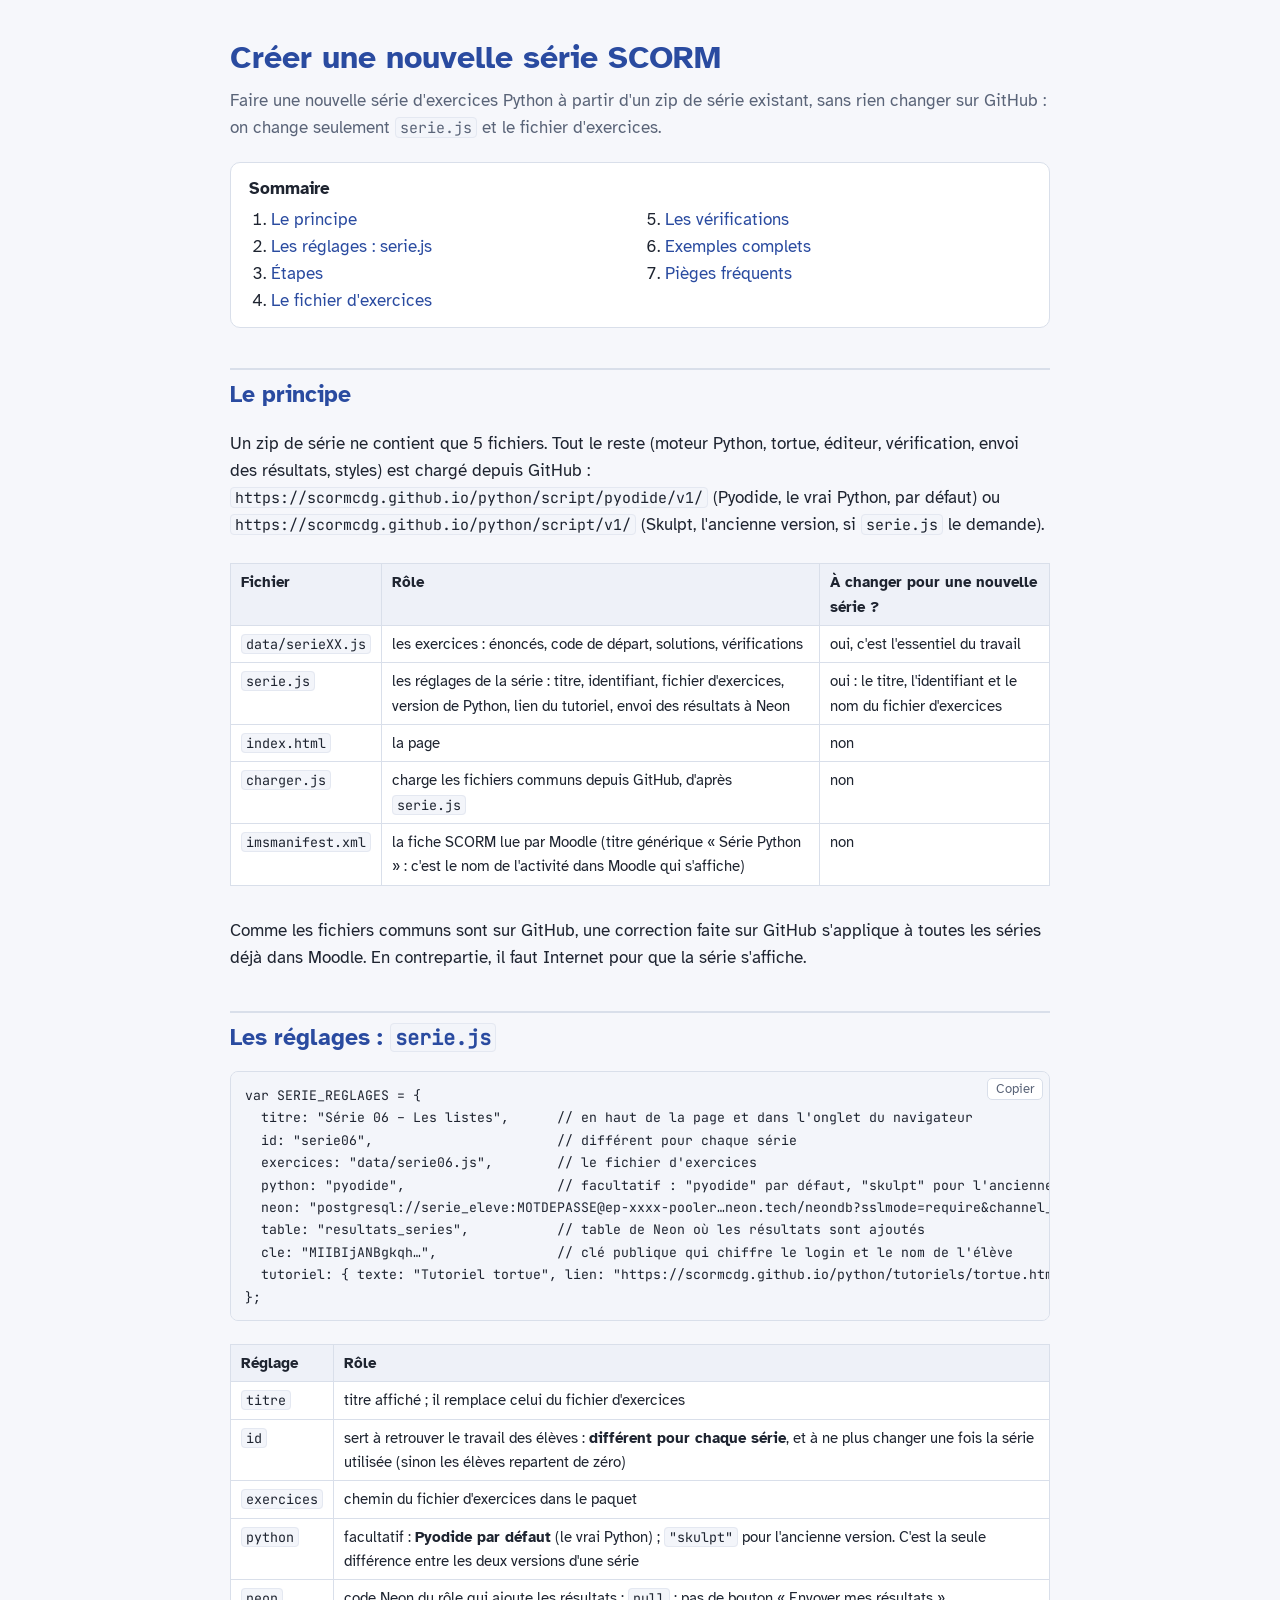
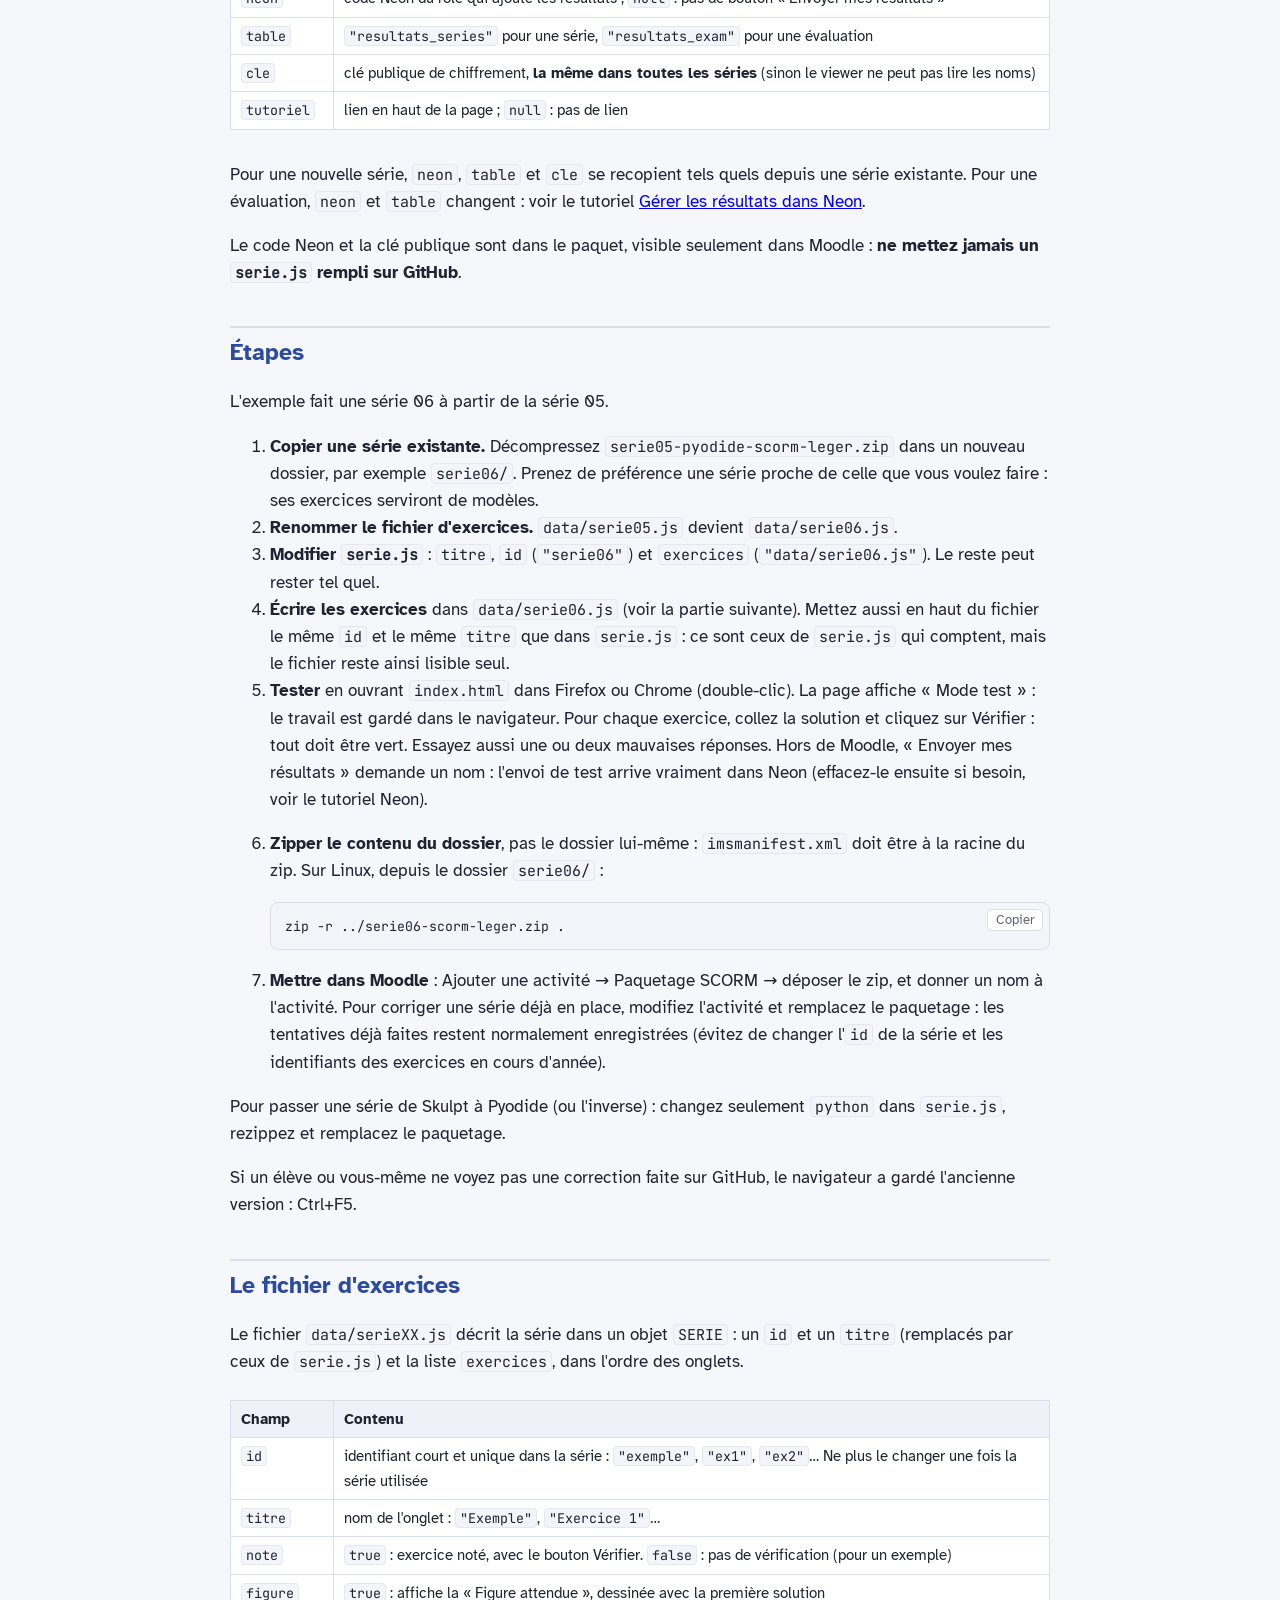
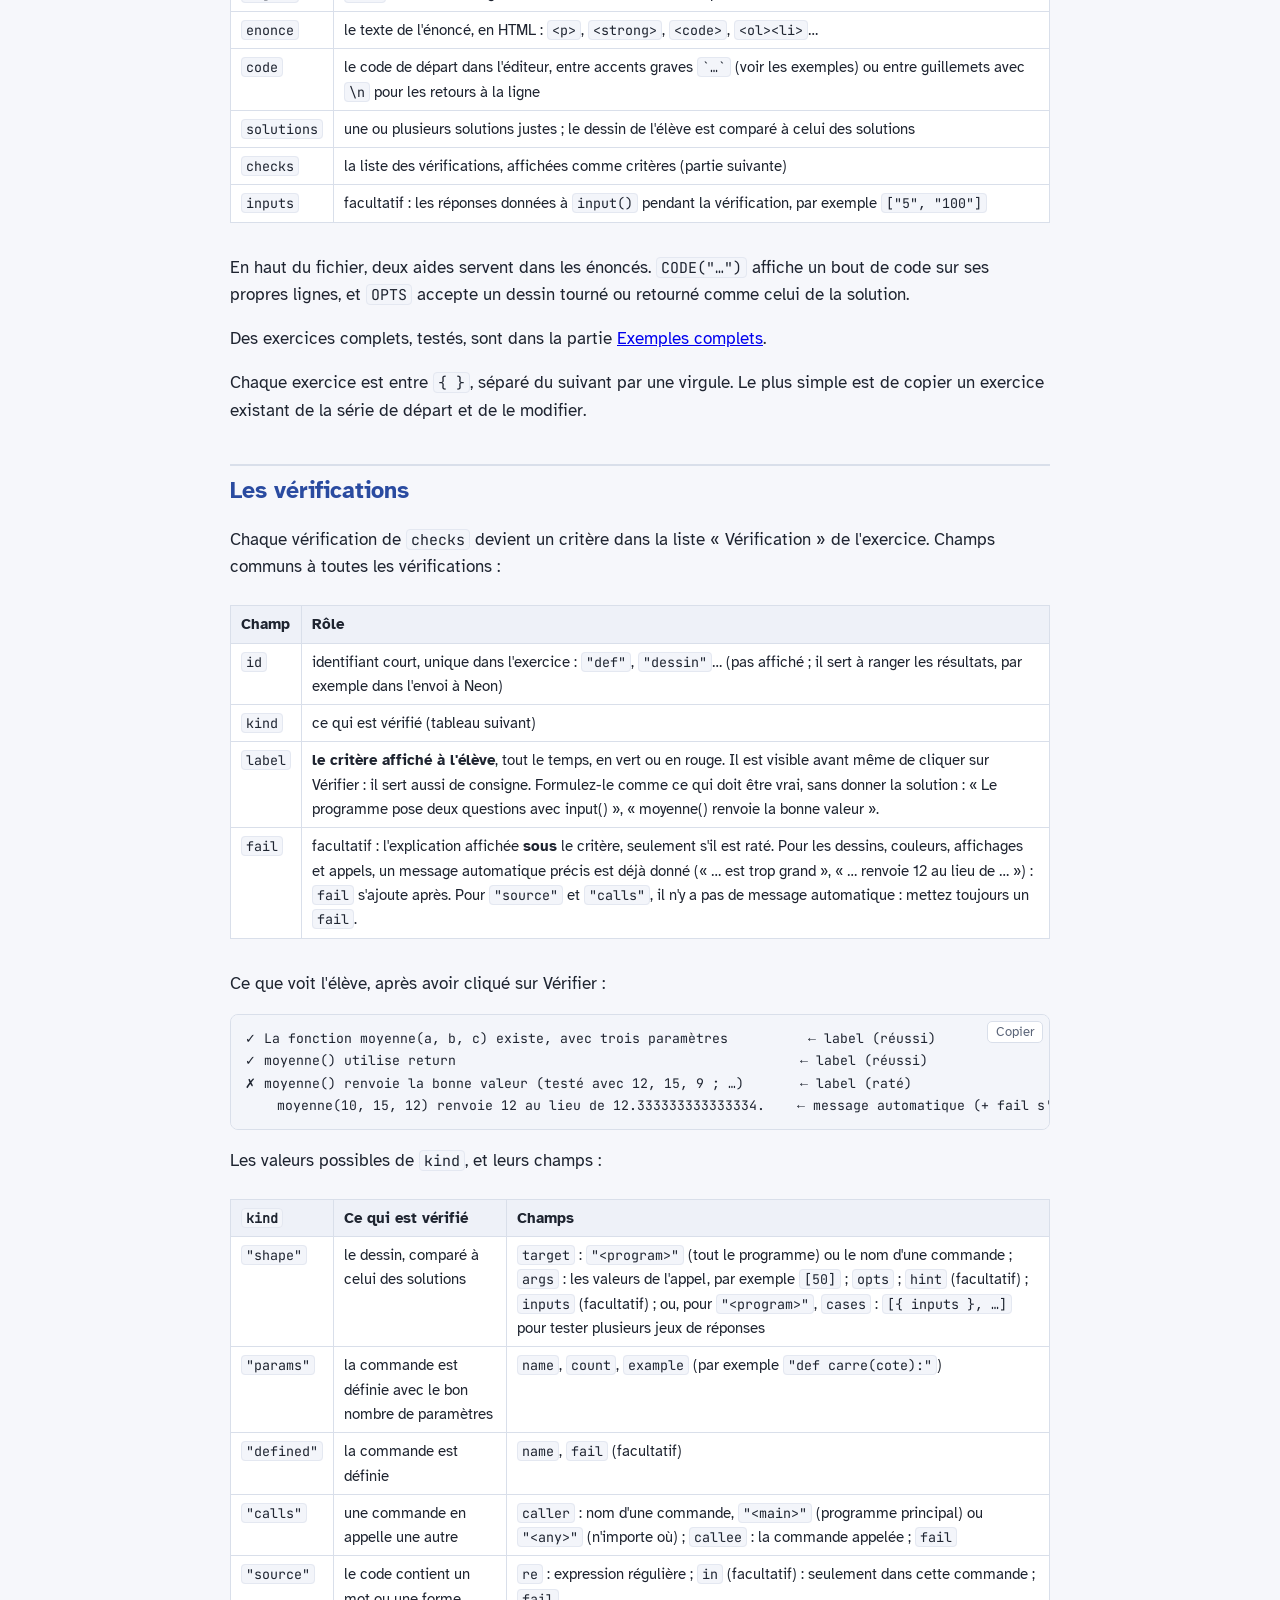
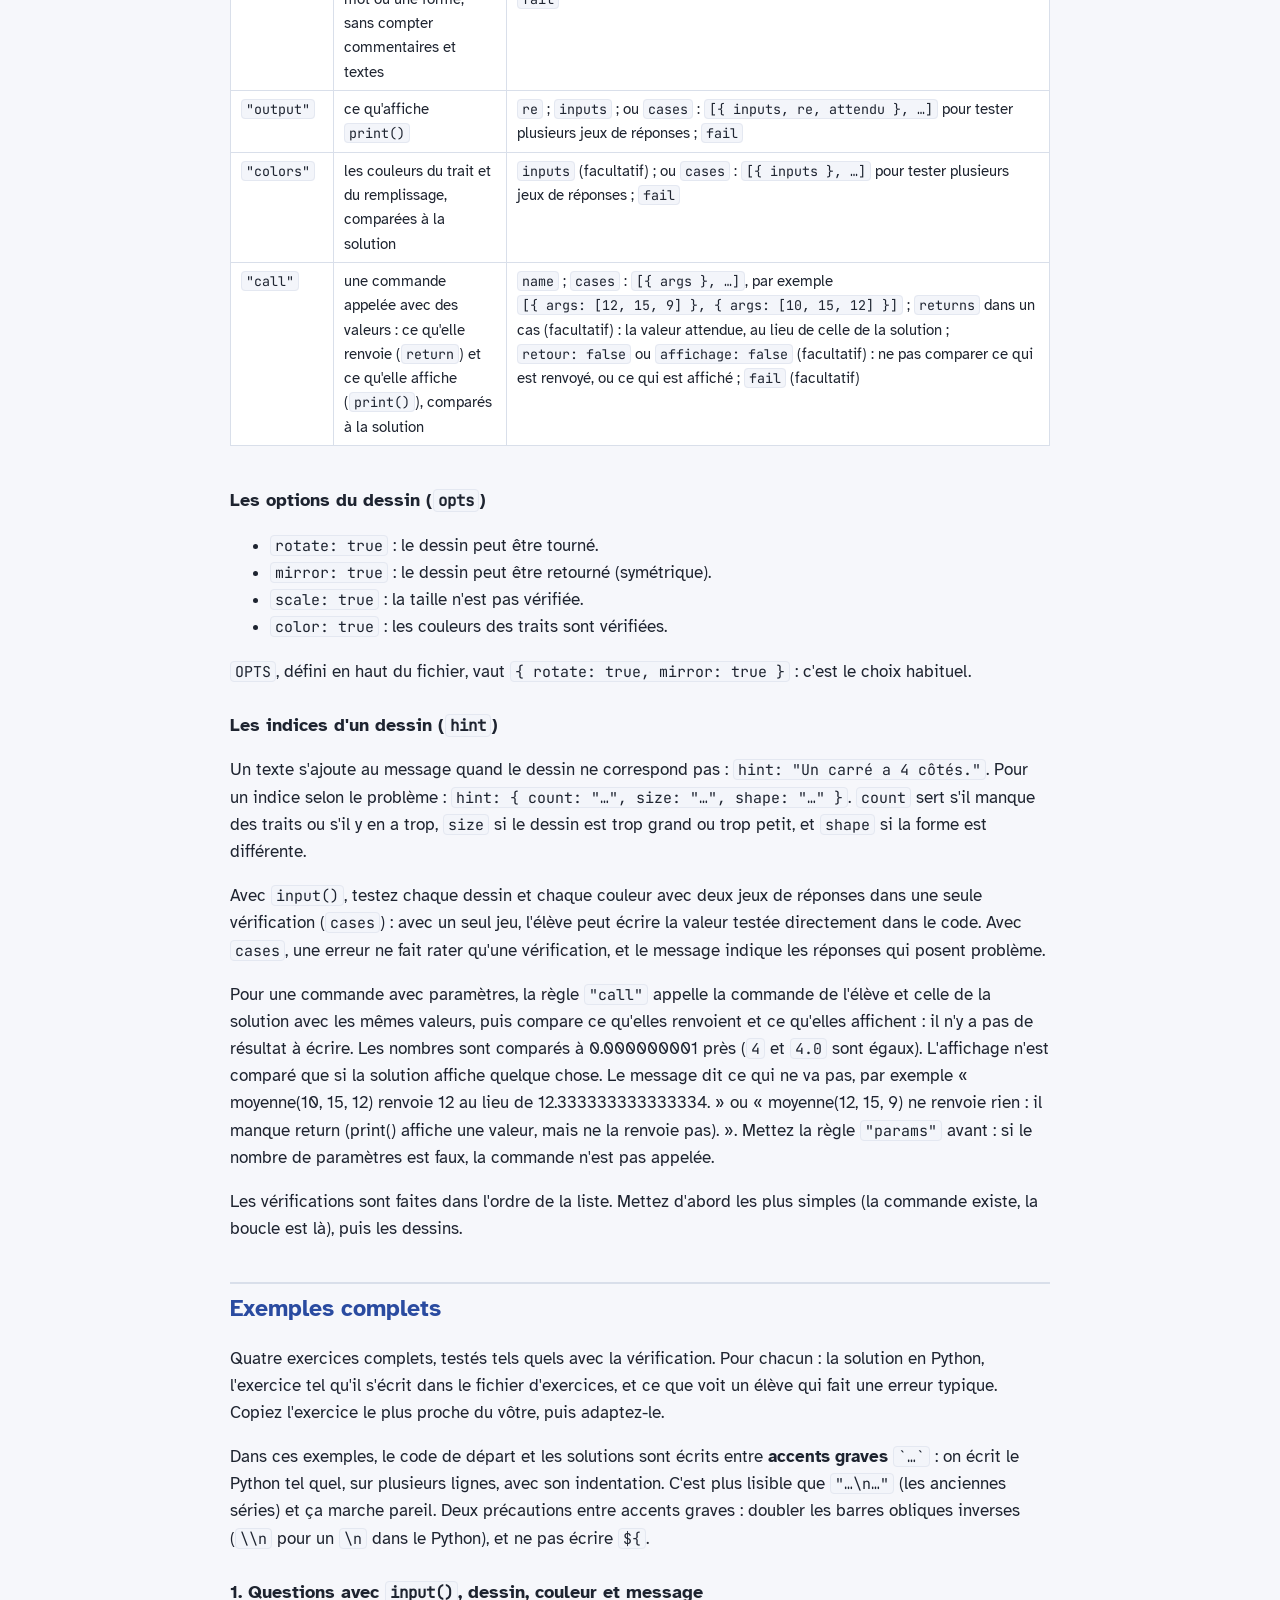
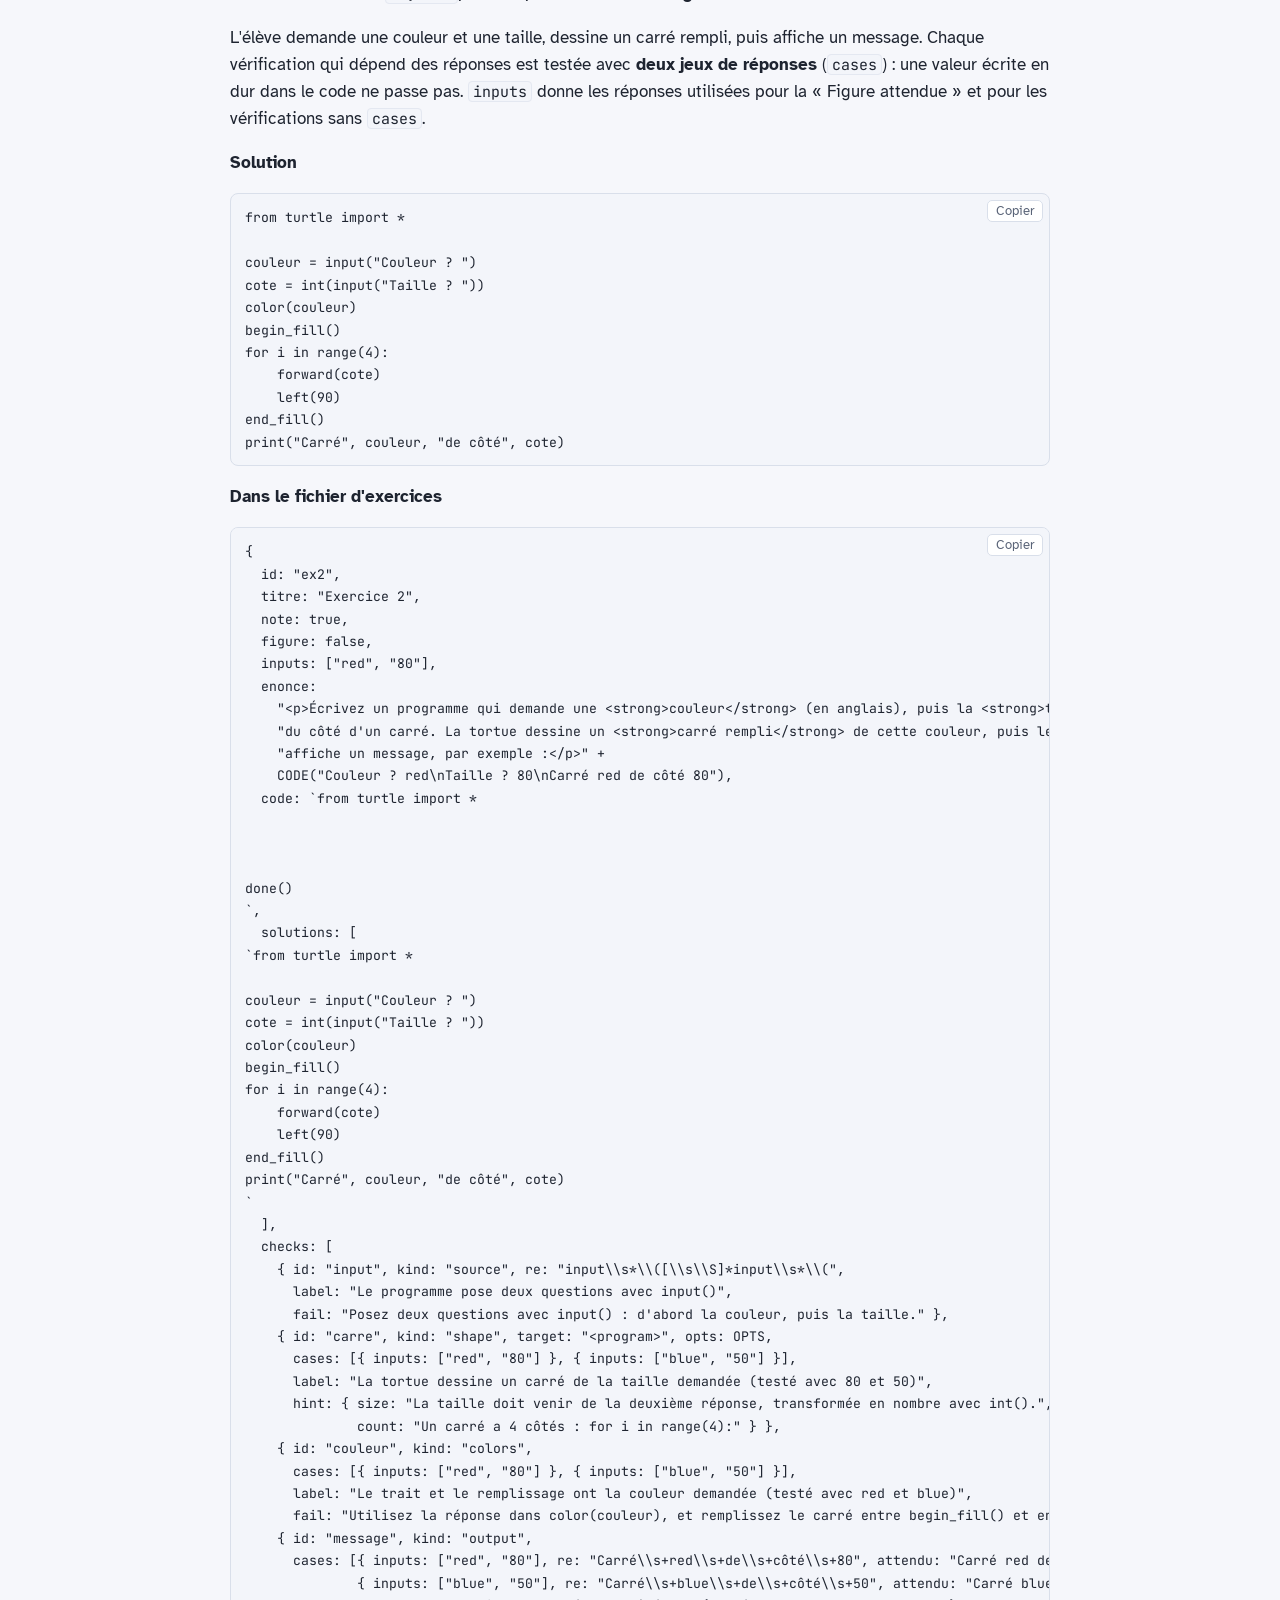
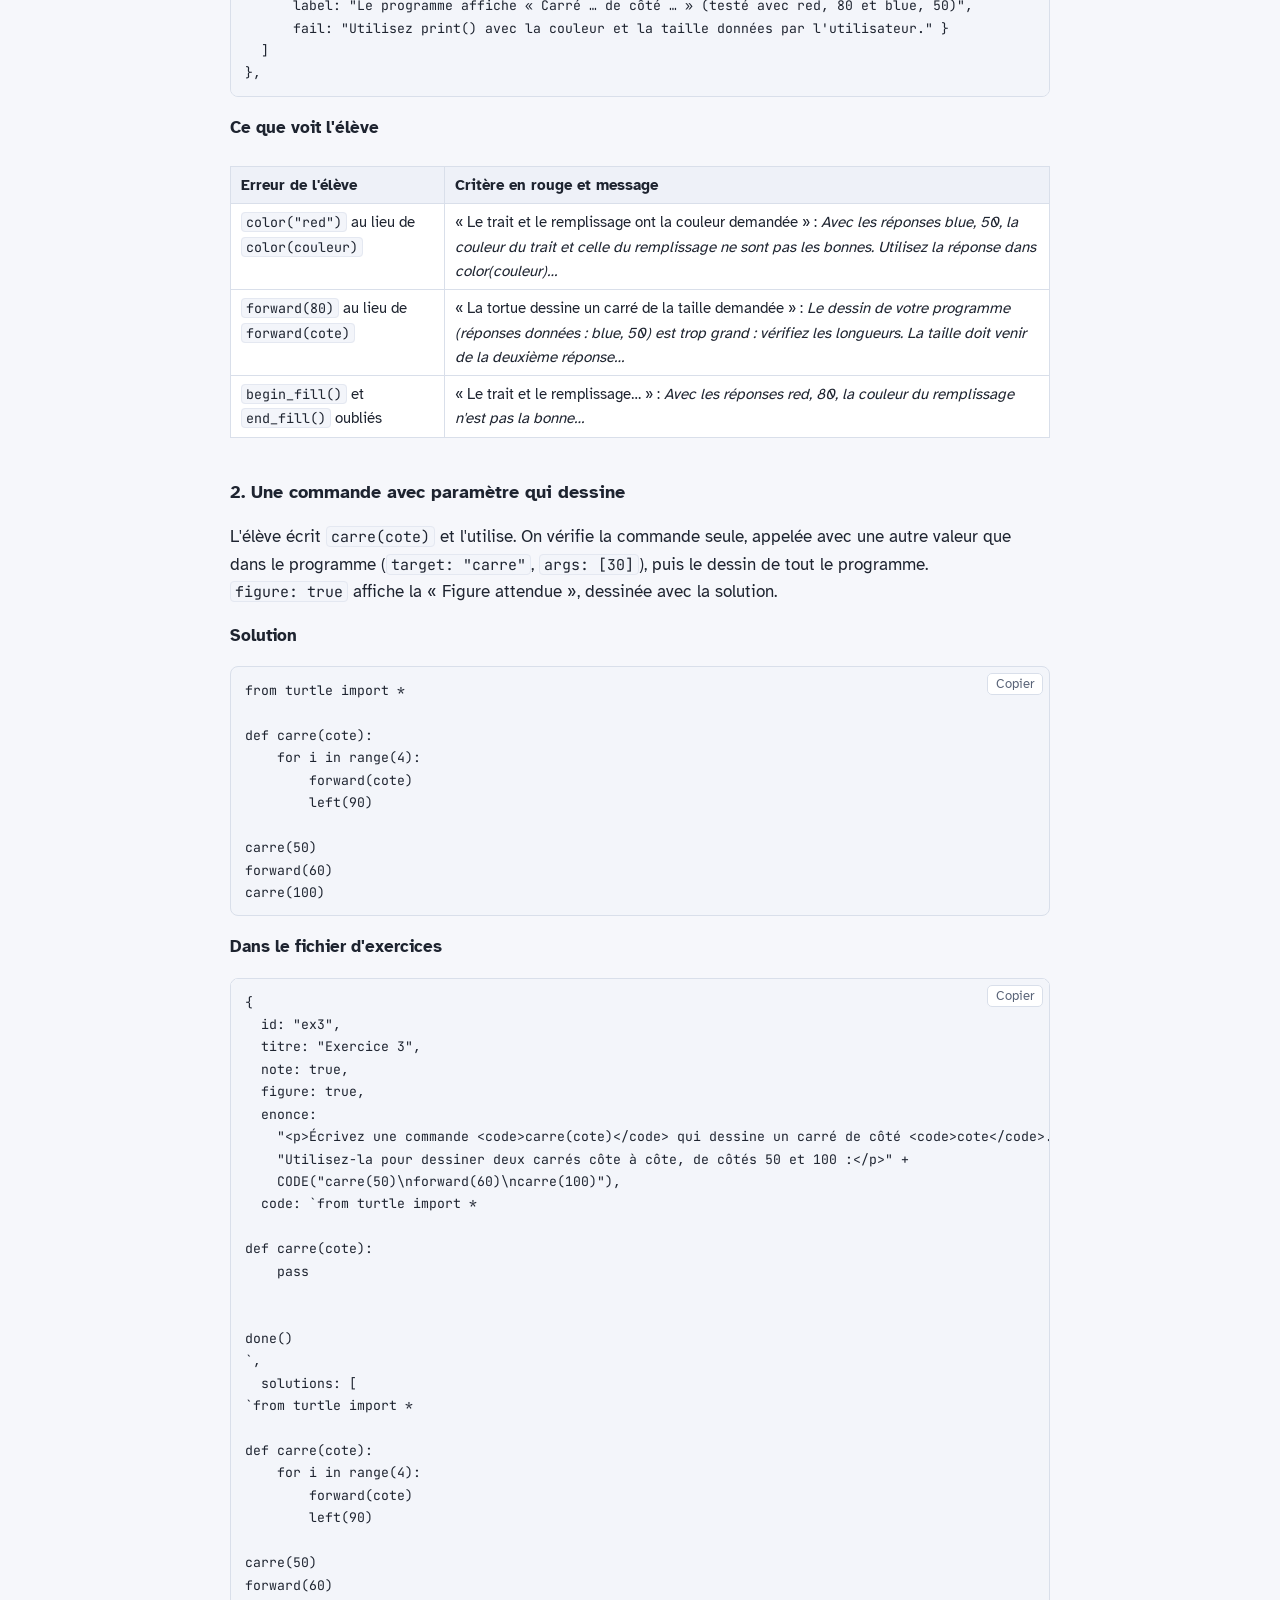
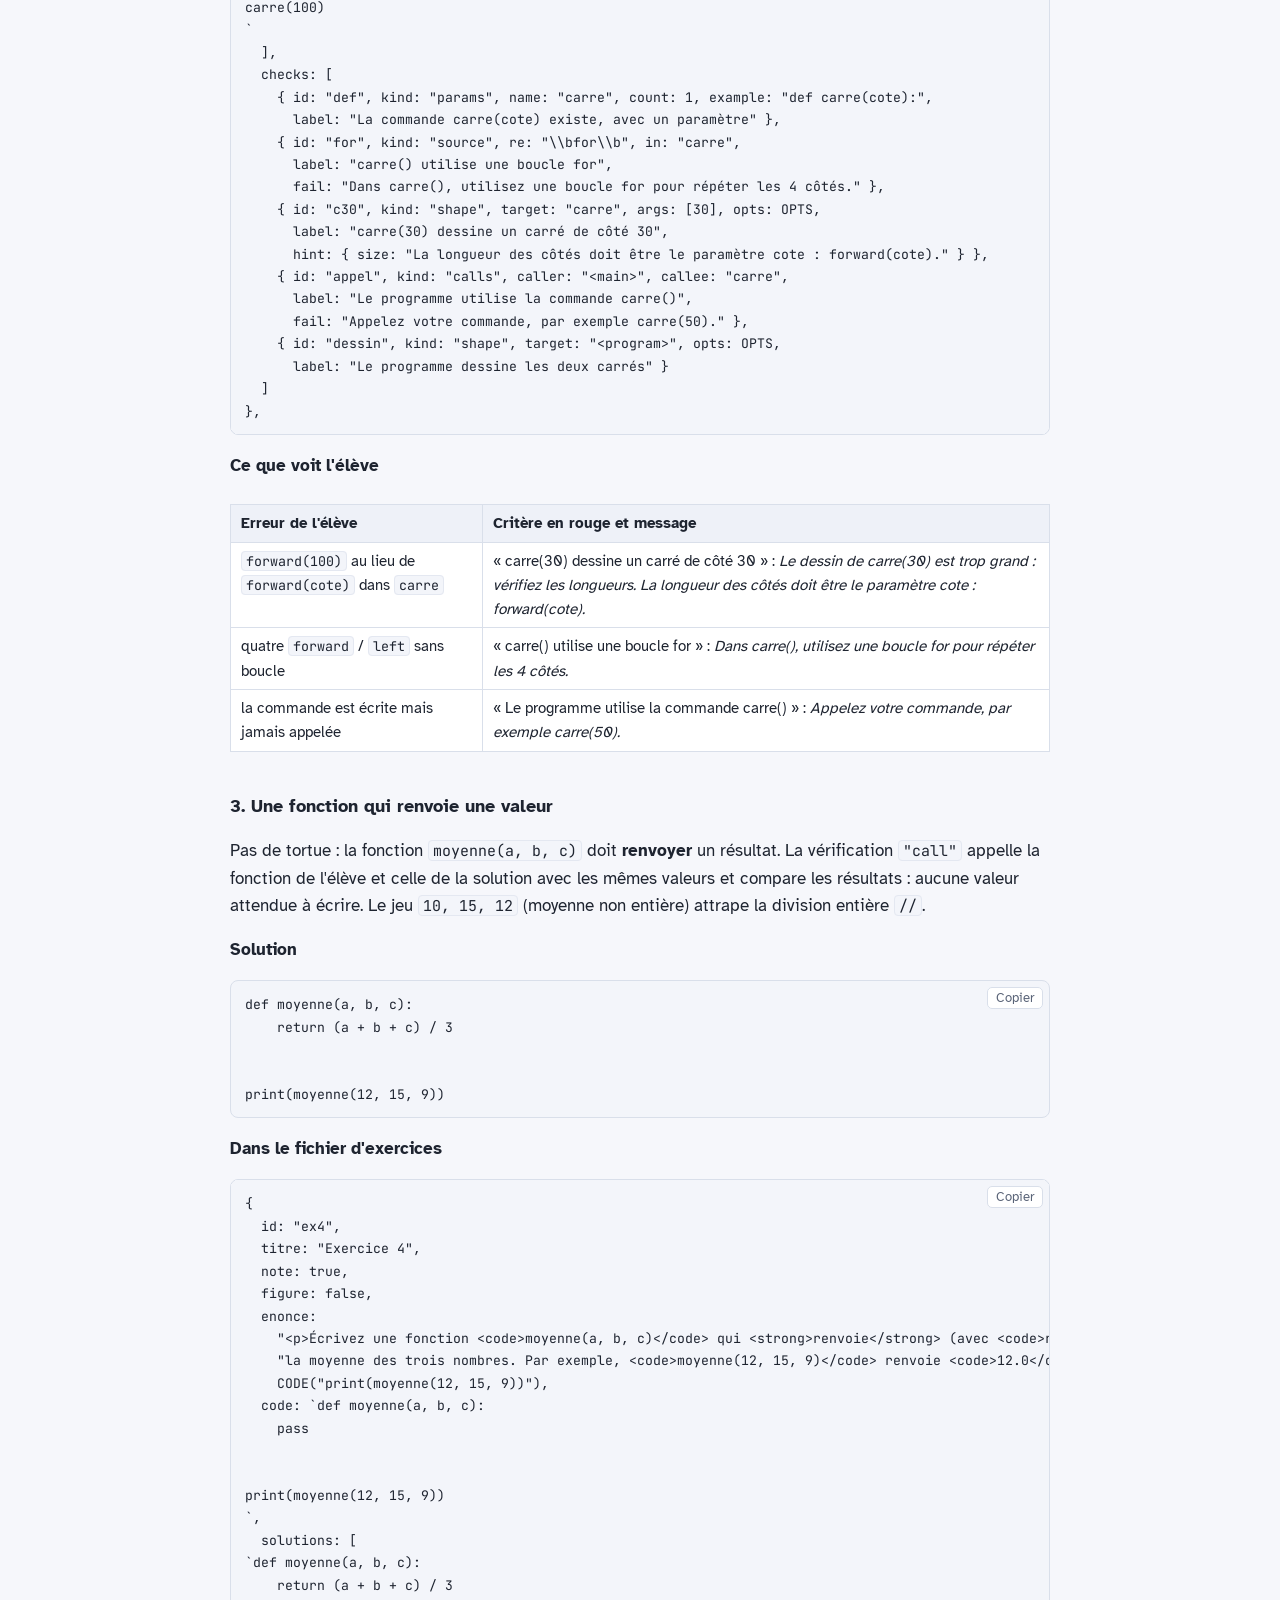
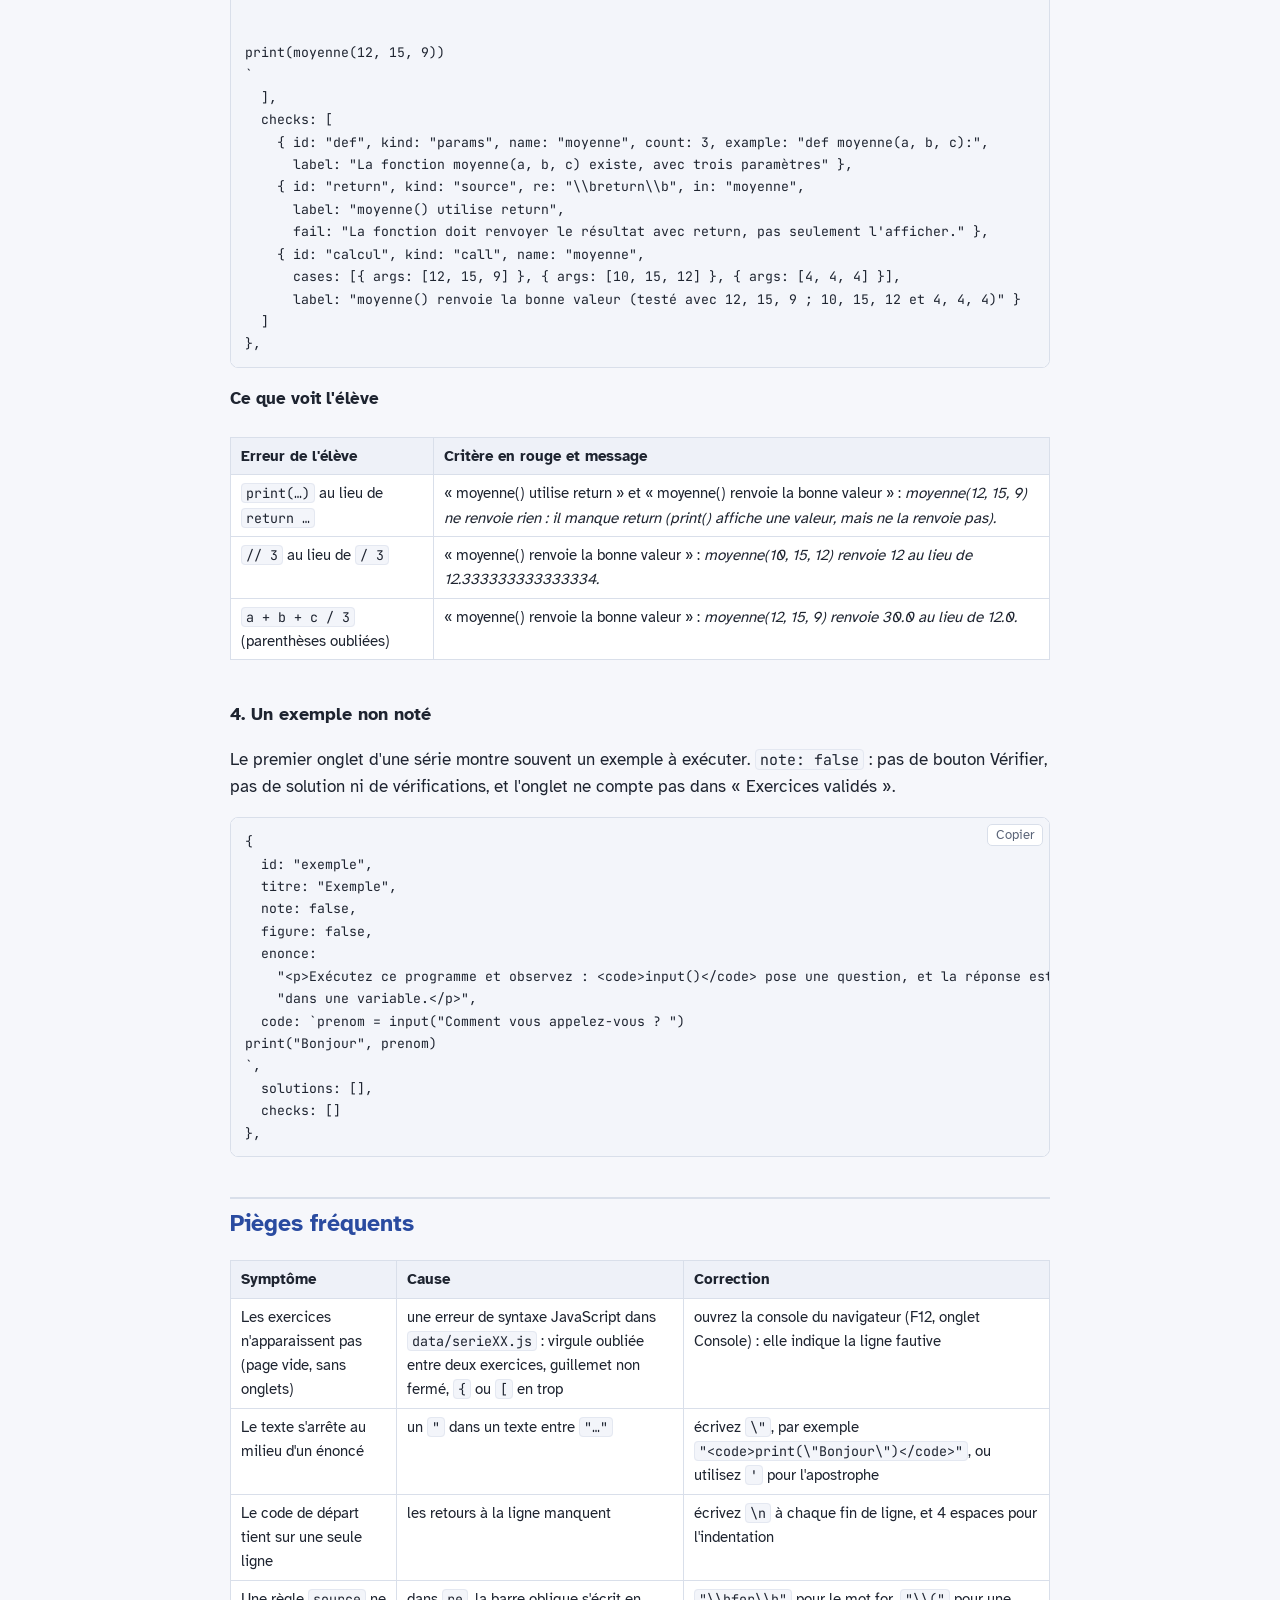
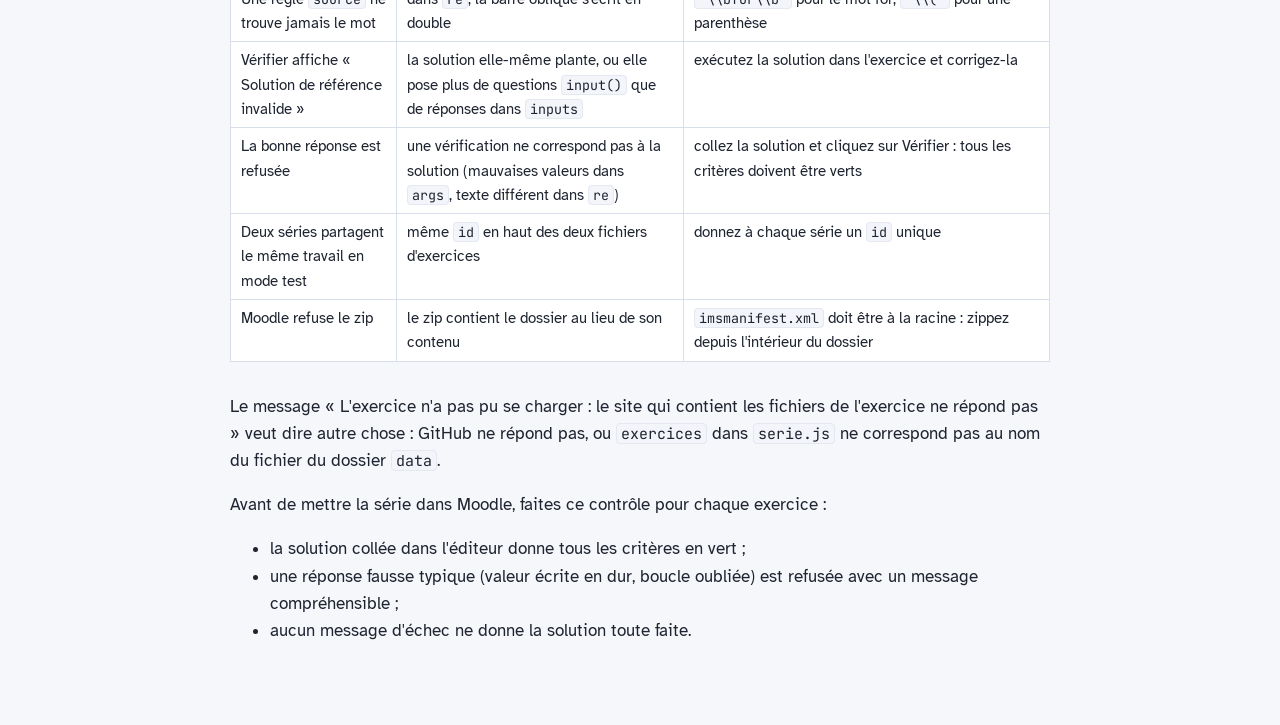
<file: tutoriels/creer-serie.html>
<!DOCTYPE html>
<html lang="fr">
<head>
<meta charset="utf-8">
<meta name="viewport" content="width=device-width, initial-scale=1">
<title>Créer une nouvelle série SCORM</title>
<style>
@font-face { font-family: "Atkinson Hyperlegible"; src: url("../script/v1/vendor/fonts/atkinson-hyperlegible-latin-400-normal.woff2") format("woff2"); font-weight: 400; font-display: swap; }
@font-face { font-family: "Atkinson Hyperlegible"; src: url("../script/v1/vendor/fonts/atkinson-hyperlegible-latin-700-normal.woff2") format("woff2"); font-weight: 700; font-display: swap; }
@font-face { font-family: "JetBrains Mono"; src: url("../script/v1/vendor/fonts/jetbrains-mono-latin-400-normal.woff2") format("woff2"); font-weight: 400; font-display: swap; }
:root { --fond: #f6f7fb; --papier: #ffffff; --texte: #1e2430; --doux: #5a6478; --bordure: #d9dfea; --accent: #2a4ba0; --code-fond: #f3f5fa; --mono: "JetBrains Mono", ui-monospace, Consolas, monospace; }
* { box-sizing: border-box; }
html { scroll-behavior: smooth; }
body { margin: 0; background: var(--fond); color: var(--texte); font: 17px/1.6 "Atkinson Hyperlegible", system-ui, sans-serif; }
main { max-width: 860px; margin: 0 auto; padding: 32px 20px 64px; }
h1 { font-size: 2rem; margin: 0 0 4px; color: var(--accent); }
.sous-titre { color: var(--doux); margin: 0 0 20px; }
nav.sommaire { background: var(--papier); border: 1px solid var(--bordure); border-radius: 10px; padding: 12px 18px; margin-bottom: 28px; }
nav.sommaire ol { margin: 4px 0 0; padding-left: 22px; columns: 2; column-gap: 28px; }
nav.sommaire a { color: var(--accent); text-decoration: none; }
nav.sommaire a:hover { text-decoration: underline; }
h2 { font-size: 1.45rem; margin: 40px 0 10px; padding-top: 6px; border-top: 2px solid var(--bordure); color: var(--accent); }
h3 { font-size: 1.12rem; margin: 26px 0 8px; }
code, pre { font-family: var(--mono); font-variant-ligatures: none; font-size: 0.88em; }
:not(pre) > code { background: var(--code-fond); border: 1px solid #e4e8f1; border-radius: 4px; padding: 0 4px; white-space: nowrap; }
pre { position: relative; background: var(--code-fond); border: 1px solid var(--bordure); border-radius: 8px; padding: 12px 14px; overflow-x: auto; line-height: 1.5; }
pre .copier { position: absolute; top: 6px; right: 6px; font: 13px "Atkinson Hyperlegible", sans-serif; background: #fff; border: 1px solid var(--bordure); border-radius: 5px; padding: 2px 8px; cursor: pointer; color: var(--doux); }
pre .copier:hover { color: var(--accent); border-color: var(--accent); }
.tableau { overflow-x: auto; }
table { border-collapse: collapse; width: 100%; background: var(--papier); font-size: 0.95rem; margin: 8px 0 14px; }
th, td { border: 1px solid var(--bordure); padding: 6px 10px; text-align: left; vertical-align: top; }
th { background: #eef1f8; }
.pastille { display: inline-block; width: 16px; height: 16px; border-radius: 4px; border: 1px solid rgba(0,0,0,.25); vertical-align: -3px; margin-left: 6px; }
.nuancier { display: flex; flex-wrap: wrap; gap: 8px; margin: 6px 0 10px; }
.nuancier span { display: inline-flex; align-items: center; gap: 6px; background: var(--papier); border: 1px solid var(--bordure); border-radius: 6px; padding: 3px 9px 3px 4px; font: 14px var(--mono); }
.nuancier i { display: inline-block; width: 22px; height: 22px; border-radius: 4px; border: 1px solid rgba(0,0,0,.25); }
footer { margin-top: 48px; color: var(--doux); font-size: 0.9rem; }
@media (max-width: 600px) { nav.sommaire ol { columns: 1; } body { font-size: 16px; } :not(pre) > code { white-space: normal; overflow-wrap: anywhere; } }
@media print { pre .copier, nav.sommaire { display: none; } body { background: #fff; } }
</style>
</head>
<body>
<main>
<h1>Créer une nouvelle série SCORM</h1>
<p class="sous-titre">Faire une nouvelle série d'exercices Python à partir d'un zip de série existant, sans rien changer sur GitHub : on change seulement <code>serie.js</code> et le fichier d'exercices.</p>
<nav class="sommaire"><strong>Sommaire</strong><ol><li><a href="#le-principe">Le principe</a></li><li><a href="#serie-js">Les réglages : serie.js</a></li><li><a href="#etapes">Étapes</a></li><li><a href="#le-fichier-dexercices">Le fichier d'exercices</a></li><li><a href="#les-verifications">Les vérifications</a></li><li><a href="#exemples-complets">Exemples complets</a></li><li><a href="#pieges-frequents">Pièges fréquents</a></li></ol></nav>
<h2 id="le-principe">Le principe</h2>
<p>Un zip de série ne contient que 5 fichiers. Tout le reste (moteur Python, tortue, éditeur, vérification, envoi des résultats, styles) est chargé depuis GitHub : <code>https://scormcdg.github.io/python/script/pyodide/v1/</code> (Pyodide, le vrai Python, par défaut) ou <code>https://scormcdg.github.io/python/script/v1/</code> (Skulpt, l'ancienne version, si <code>serie.js</code> le demande).</p>
<table>
<thead>
<tr>
<th>Fichier</th>
<th>Rôle</th>
<th>À changer pour une nouvelle série ?</th>
</tr>
</thead>
<tbody>
<tr>
<td><code>data/serieXX.js</code></td>
<td>les exercices : énoncés, code de départ, solutions, vérifications</td>
<td>oui, c'est l'essentiel du travail</td>
</tr>
<tr>
<td><code>serie.js</code></td>
<td>les réglages de la série : titre, identifiant, fichier d'exercices, version de Python, lien du tutoriel, envoi des résultats à Neon</td>
<td>oui : le titre, l'identifiant et le nom du fichier d'exercices</td>
</tr>
<tr>
<td><code>index.html</code></td>
<td>la page</td>
<td>non</td>
</tr>
<tr>
<td><code>charger.js</code></td>
<td>charge les fichiers communs depuis GitHub, d'après <code>serie.js</code></td>
<td>non</td>
</tr>
<tr>
<td><code>imsmanifest.xml</code></td>
<td>la fiche SCORM lue par Moodle (titre générique « Série Python » : c'est le nom de l'activité dans Moodle qui s'affiche)</td>
<td>non</td>
</tr>
</tbody>
</table>
<p>Comme les fichiers communs sont sur GitHub, une correction faite sur GitHub s'applique à toutes les séries déjà dans Moodle. En contrepartie, il faut Internet pour que la série s'affiche.</p>

<h2 id="serie-js">Les réglages : <code>serie.js</code></h2>
<div class="highlight"><pre><span></span><code>var SERIE_REGLAGES = {
  titre: "Série 06 – Les listes",      // en haut de la page et dans l'onglet du navigateur
  id: "serie06",                       // différent pour chaque série
  exercices: "data/serie06.js",        // le fichier d'exercices
  python: "pyodide",                   // facultatif : "pyodide" par défaut, "skulpt" pour l'ancienne version
  neon: "postgresql://serie_eleve:MOTDEPASSE@ep-xxxx-pooler…neon.tech/neondb?sslmode=require&amp;channel_binding=require",
  table: "resultats_series",           // table de Neon où les résultats sont ajoutés
  cle: "MIIBIjANBgkqh…",               // clé publique qui chiffre le login et le nom de l'élève
  tutoriel: { texte: "Tutoriel tortue", lien: "https://scormcdg.github.io/python/tutoriels/tortue.html" }
};
</code></pre></div>
<table>
<thead><tr><th>Réglage</th><th>Rôle</th></tr></thead>
<tbody>
<tr><td><code>titre</code></td><td>titre affiché ; il remplace celui du fichier d'exercices</td></tr>
<tr><td><code>id</code></td><td>sert à retrouver le travail des élèves : <strong>différent pour chaque série</strong>, et à ne plus changer une fois la série utilisée (sinon les élèves repartent de zéro)</td></tr>
<tr><td><code>exercices</code></td><td>chemin du fichier d'exercices dans le paquet</td></tr>
<tr><td><code>python</code></td><td>facultatif : <strong>Pyodide par défaut</strong> (le vrai Python) ; <code>"skulpt"</code> pour l'ancienne version. C'est la seule différence entre les deux versions d'une série</td></tr>
<tr><td><code>neon</code></td><td>code Neon du rôle qui ajoute les résultats ; <code>null</code> : pas de bouton « Envoyer mes résultats »</td></tr>
<tr><td><code>table</code></td><td><code>"resultats_series"</code> pour une série, <code>"resultats_exam"</code> pour une évaluation</td></tr>
<tr><td><code>cle</code></td><td>clé publique de chiffrement, <strong>la même dans toutes les séries</strong> (sinon le viewer ne peut pas lire les noms)</td></tr>
<tr><td><code>tutoriel</code></td><td>lien en haut de la page ; <code>null</code> : pas de lien</td></tr>
</tbody>
</table>
<p>Pour une nouvelle série, <code>neon</code>, <code>table</code> et <code>cle</code> se recopient tels quels depuis une série existante. Pour une évaluation, <code>neon</code> et <code>table</code> changent : voir le tutoriel <a href="neon.html">Gérer les résultats dans Neon</a>.</p>
<p>Le code Neon et la clé publique sont dans le paquet, visible seulement dans Moodle : <strong>ne mettez jamais un <code>serie.js</code> rempli sur GitHub</strong>.</p>

<h2 id="etapes">Étapes</h2>
<p>L'exemple fait une série 06 à partir de la série 05.</p>
<ol>
<li><strong>Copier une série existante.</strong> Décompressez <code>serie05-pyodide-scorm-leger.zip</code> dans un nouveau dossier, par exemple <code>serie06/</code>. Prenez de préférence une série proche de celle que vous voulez faire : ses exercices serviront de modèles.</li>
<li><strong>Renommer le fichier d'exercices.</strong> <code>data/serie05.js</code> devient <code>data/serie06.js</code>.</li>
<li><strong>Modifier <code>serie.js</code></strong> : <code>titre</code>, <code>id</code> (<code>"serie06"</code>) et <code>exercices</code> (<code>"data/serie06.js"</code>). Le reste peut rester tel quel.</li>
<li><strong>Écrire les exercices</strong> dans <code>data/serie06.js</code> (voir la partie suivante). Mettez aussi en haut du fichier le même <code>id</code> et le même <code>titre</code> que dans <code>serie.js</code> : ce sont ceux de <code>serie.js</code> qui comptent, mais le fichier reste ainsi lisible seul.</li>
<li><strong>Tester</strong> en ouvrant <code>index.html</code> dans Firefox ou Chrome (double-clic). La page affiche « Mode test » : le travail est gardé dans le navigateur. Pour chaque exercice, collez la solution et cliquez sur Vérifier : tout doit être vert. Essayez aussi une ou deux mauvaises réponses. Hors de Moodle, « Envoyer mes résultats » demande un nom : l'envoi de test arrive vraiment dans Neon (effacez-le ensuite si besoin, voir le tutoriel Neon).</li>
<li>
<p><strong>Zipper le contenu du dossier</strong>, pas le dossier lui-même : <code>imsmanifest.xml</code> doit être à la racine du zip. Sur Linux, depuis le dossier <code>serie06/</code> :</p>
<div class="highlight"><pre><span></span><code>zip<span class="w"> </span>-r<span class="w"> </span>../serie06-scorm-leger.zip<span class="w"> </span>.
</code></pre></div>
</li>
<li>
<p><strong>Mettre dans Moodle</strong> : Ajouter une activité → Paquetage SCORM → déposer le zip, et donner un nom à l'activité. Pour corriger une série déjà en place, modifiez l'activité et remplacez le paquetage : les tentatives déjà faites restent normalement enregistrées (évitez de changer l'<code>id</code> de la série et les identifiants des exercices en cours d'année).</p>
</li>
</ol>
<p>Pour passer une série de Skulpt à Pyodide (ou l'inverse) : changez seulement <code>python</code> dans <code>serie.js</code>, rezippez et remplacez le paquetage.</p>
<p>Si un élève ou vous-même ne voyez pas une correction faite sur GitHub, le navigateur a gardé l'ancienne version : Ctrl+F5.</p>
<h2 id="le-fichier-dexercices">Le fichier d'exercices</h2>
<p>Le fichier <code>data/serieXX.js</code> décrit la série dans un objet <code>SERIE</code> : un <code>id</code> et un <code>titre</code> (remplacés par ceux de <code>serie.js</code>) et la liste <code>exercices</code>, dans l'ordre des onglets.</p>
<table>
<thead>
<tr>
<th>Champ</th>
<th>Contenu</th>
</tr>
</thead>
<tbody>
<tr>
<td><code>id</code></td>
<td>identifiant court et unique dans la série : <code>"exemple"</code>, <code>"ex1"</code>, <code>"ex2"</code>… Ne plus le changer une fois la série utilisée</td>
</tr>
<tr>
<td><code>titre</code></td>
<td>nom de l'onglet : <code>"Exemple"</code>, <code>"Exercice 1"</code>…</td>
</tr>
<tr>
<td><code>note</code></td>
<td><code>true</code> : exercice noté, avec le bouton Vérifier. <code>false</code> : pas de vérification (pour un exemple)</td>
</tr>
<tr>
<td><code>figure</code></td>
<td><code>true</code> : affiche la « Figure attendue », dessinée avec la première solution</td>
</tr>
<tr>
<td><code>enonce</code></td>
<td>le texte de l'énoncé, en HTML : <code>&lt;p&gt;</code>, <code>&lt;strong&gt;</code>, <code>&lt;code&gt;</code>, <code>&lt;ol&gt;&lt;li&gt;</code>…</td>
</tr>
<tr>
<td><code>code</code></td>
<td>le code de départ dans l'éditeur, entre accents graves <code>`…`</code> (voir les exemples) ou entre guillemets avec <code>\n</code> pour les retours à la ligne</td>
</tr>
<tr>
<td><code>solutions</code></td>
<td>une ou plusieurs solutions justes ; le dessin de l'élève est comparé à celui des solutions</td>
</tr>
<tr>
<td><code>checks</code></td>
<td>la liste des vérifications, affichées comme critères (partie suivante)</td>
</tr>
<tr>
<td><code>inputs</code></td>
<td>facultatif : les réponses données à <code>input()</code> pendant la vérification, par exemple <code>["5", "100"]</code></td>
</tr>
</tbody>
</table>
<p>En haut du fichier, deux aides servent dans les énoncés. <code>CODE("…")</code> affiche un bout de code sur ses propres lignes, et <code>OPTS</code> accepte un dessin tourné ou retourné comme celui de la solution.</p>
<p>Des exercices complets, testés, sont dans la partie <a href="#exemples-complets">Exemples complets</a>.</p>
<p>Chaque exercice est entre <code>{ }</code>, séparé du suivant par une virgule. Le plus simple est de copier un exercice existant de la série de départ et de le modifier.</p>
<h2 id="les-verifications">Les vérifications</h2>
<p>Chaque vérification de <code>checks</code> devient un critère dans la liste « Vérification » de l'exercice. Champs communs à toutes les vérifications :</p>
<table>
<thead><tr><th>Champ</th><th>Rôle</th></tr></thead>
<tbody>
<tr><td><code>id</code></td><td>identifiant court, unique dans l'exercice : <code>"def"</code>, <code>"dessin"</code>… (pas affiché ; il sert à ranger les résultats, par exemple dans l'envoi à Neon)</td></tr>
<tr><td><code>kind</code></td><td>ce qui est vérifié (tableau suivant)</td></tr>
<tr><td><code>label</code></td><td><strong>le critère affiché à l'élève</strong>, tout le temps, en vert ou en rouge. Il est visible avant même de cliquer sur Vérifier : il sert aussi de consigne. Formulez-le comme ce qui doit être vrai, sans donner la solution : « Le programme pose deux questions avec input() », « moyenne() renvoie la bonne valeur ».</td></tr>
<tr><td><code>fail</code></td><td>facultatif : l'explication affichée <strong>sous</strong> le critère, seulement s'il est raté. Pour les dessins, couleurs, affichages et appels, un message automatique précis est déjà donné (« … est trop grand », « … renvoie 12 au lieu de … ») : <code>fail</code> s'ajoute après. Pour <code>"source"</code> et <code>"calls"</code>, il n'y a pas de message automatique : mettez toujours un <code>fail</code>.</td></tr>
</tbody>
</table>
<p>Ce que voit l'élève, après avoir cliqué sur Vérifier :</p>
<div class="highlight"><pre><code>✓ La fonction moyenne(a, b, c) existe, avec trois paramètres          ← label (réussi)
✓ moyenne() utilise return                                           ← label (réussi)
✗ moyenne() renvoie la bonne valeur (testé avec 12, 15, 9 ; …)       ← label (raté)
    moyenne(10, 15, 12) renvoie 12 au lieu de 12.333333333333334.    ← message automatique (+ fail s'il y en a un)</code></pre></div>
<p>Les valeurs possibles de <code>kind</code>, et leurs champs :</p>
<table>
<thead>
<tr>
<th><code>kind</code></th>
<th>Ce qui est vérifié</th>
<th>Champs</th>
</tr>
</thead>
<tbody>
<tr>
<td><code>"shape"</code></td>
<td>le dessin, comparé à celui des solutions</td>
<td><code>target</code> : <code>"&lt;program&gt;"</code> (tout le programme) ou le nom d'une commande ; <code>args</code> : les valeurs de l'appel, par exemple <code>[50]</code> ; <code>opts</code> ; <code>hint</code> (facultatif) ; <code>inputs</code> (facultatif) ; ou, pour <code>"&lt;program&gt;"</code>, <code>cases</code> : <code>[{ inputs }, …]</code> pour tester plusieurs jeux de réponses</td>
</tr>
<tr>
<td><code>"params"</code></td>
<td>la commande est définie avec le bon nombre de paramètres</td>
<td><code>name</code>, <code>count</code>, <code>example</code> (par exemple <code>"def carre(cote):"</code>)</td>
</tr>
<tr>
<td><code>"defined"</code></td>
<td>la commande est définie</td>
<td><code>name</code>, <code>fail</code> (facultatif)</td>
</tr>
<tr>
<td><code>"calls"</code></td>
<td>une commande en appelle une autre</td>
<td><code>caller</code> : nom d'une commande, <code>"&lt;main&gt;"</code> (programme principal) ou <code>"&lt;any&gt;"</code> (n'importe où) ; <code>callee</code> : la commande appelée ; <code>fail</code></td>
</tr>
<tr>
<td><code>"source"</code></td>
<td>le code contient un mot ou une forme, sans compter commentaires et textes</td>
<td><code>re</code> : expression régulière ; <code>in</code> (facultatif) : seulement dans cette commande ; <code>fail</code></td>
</tr>
<tr>
<td><code>"output"</code></td>
<td>ce qu'affiche <code>print()</code></td>
<td><code>re</code> ; <code>inputs</code> ; ou <code>cases</code> : <code>[{ inputs, re, attendu }, …]</code> pour tester plusieurs jeux de réponses ; <code>fail</code></td>
</tr>
<tr>
<td><code>"colors"</code></td>
<td>les couleurs du trait et du remplissage, comparées à la solution</td>
<td><code>inputs</code> (facultatif) ; ou <code>cases</code> : <code>[{ inputs }, …]</code> pour tester plusieurs jeux de réponses ; <code>fail</code></td>
</tr>
<tr>
<td><code>"call"</code></td>
<td>une commande appelée avec des valeurs : ce qu'elle renvoie (<code>return</code>) et ce qu'elle affiche (<code>print()</code>), comparés à la solution</td>
<td><code>name</code> ; <code>cases</code> : <code>[{ args }, …]</code>, par exemple <code>[{ args: [12, 15, 9] }, { args: [10, 15, 12] }]</code> ; <code>returns</code> dans un cas (facultatif) : la valeur attendue, au lieu de celle de la solution ; <code>retour: false</code> ou <code>affichage: false</code> (facultatif) : ne pas comparer ce qui est renvoyé, ou ce qui est affiché ; <code>fail</code> (facultatif)</td>
</tr>
</tbody>
</table>
<h3 id="les-options-du-dessin-opts">Les options du dessin (<code>opts</code>)</h3>
<ul>
<li><code>rotate: true</code> : le dessin peut être tourné.</li>
<li><code>mirror: true</code> : le dessin peut être retourné (symétrique).</li>
<li><code>scale: true</code> : la taille n'est pas vérifiée.</li>
<li><code>color: true</code> : les couleurs des traits sont vérifiées.</li>
</ul>
<p><code>OPTS</code>, défini en haut du fichier, vaut <code>{ rotate: true, mirror: true }</code> : c'est le choix habituel.</p>
<h3 id="les-indices-dun-dessin-hint">Les indices d'un dessin (<code>hint</code>)</h3>
<p>Un texte s'ajoute au message quand le dessin ne correspond pas : <code>hint: "Un carré a 4 côtés."</code>. Pour un indice selon le problème : <code>hint: { count: "…", size: "…", shape: "…" }</code>. <code>count</code> sert s'il manque des traits ou s'il y en a trop, <code>size</code> si le dessin est trop grand ou trop petit, et <code>shape</code> si la forme est différente.</p>
<p>Avec <code>input()</code>, testez chaque dessin et chaque couleur avec deux jeux de réponses dans une seule vérification (<code>cases</code>) : avec un seul jeu, l'élève peut écrire la valeur testée directement dans le code. Avec <code>cases</code>, une erreur ne fait rater qu'une vérification, et le message indique les réponses qui posent problème.</p>
<p>Pour une commande avec paramètres, la règle <code>"call"</code> appelle la commande de l'élève et celle de la solution avec les mêmes valeurs, puis compare ce qu'elles renvoient et ce qu'elles affichent : il n'y a pas de résultat à écrire. Les nombres sont comparés à 0.000000001 près (<code>4</code> et <code>4.0</code> sont égaux). L'affichage n'est comparé que si la solution affiche quelque chose. Le message dit ce qui ne va pas, par exemple « moyenne(10, 15, 12) renvoie 12 au lieu de 12.333333333333334. » ou « moyenne(12, 15, 9) ne renvoie rien : il manque return (print() affiche une valeur, mais ne la renvoie pas). ». Mettez la règle <code>"params"</code> avant : si le nombre de paramètres est faux, la commande n'est pas appelée.</p>
<p>Les vérifications sont faites dans l'ordre de la liste. Mettez d'abord les plus simples (la commande existe, la boucle est là), puis les dessins.</p>
<h2 id="exemples-complets">Exemples complets</h2>
<p>Quatre exercices complets, testés tels quels avec la vérification. Pour chacun : la solution en Python, l'exercice tel qu'il s'écrit dans le fichier d'exercices, et ce que voit un élève qui fait une erreur typique. Copiez l'exercice le plus proche du vôtre, puis adaptez-le.</p>
<p>Dans ces exemples, le code de départ et les solutions sont écrits entre <strong>accents graves</strong> <code>`…`</code> : on écrit le Python tel quel, sur plusieurs lignes, avec son indentation. C'est plus lisible que <code>"…\n…"</code> (les anciennes séries) et ça marche pareil. Deux précautions entre accents graves : doubler les barres obliques inverses (<code>\\n</code> pour un <code>\n</code> dans le Python), et ne pas écrire <code>${</code>.</p>

<h3 id="exemple-input">1. Questions avec <code>input()</code>, dessin, couleur et message</h3>
<p>L'élève demande une couleur et une taille, dessine un carré rempli, puis affiche un message. Chaque vérification qui dépend des réponses est testée avec <strong>deux jeux de réponses</strong> (<code>cases</code>) : une valeur écrite en dur dans le code ne passe pas. <code>inputs</code> donne les réponses utilisées pour la « Figure attendue » et pour les vérifications sans <code>cases</code>.</p>
<p><strong>Solution</strong></p>
<div class="highlight"><pre><code>from turtle import *

couleur = input("Couleur ? ")
cote = int(input("Taille ? "))
color(couleur)
begin_fill()
for i in range(4):
    forward(cote)
    left(90)
end_fill()
print("Carré", couleur, "de côté", cote)
</code></pre></div>
<p><strong>Dans le fichier d'exercices</strong></p>
<div class="highlight"><pre><code>{
  id: "ex2",
  titre: "Exercice 2",
  note: true,
  figure: false,
  inputs: ["red", "80"],
  enonce:
    "&lt;p&gt;Écrivez un programme qui demande une &lt;strong&gt;couleur&lt;/strong&gt; (en anglais), puis la &lt;strong&gt;taille&lt;/strong&gt; " +
    "du côté d'un carré. La tortue dessine un &lt;strong&gt;carré rempli&lt;/strong&gt; de cette couleur, puis le programme " +
    "affiche un message, par exemple :&lt;/p&gt;" +
    CODE("Couleur ? red\nTaille ? 80\nCarré red de côté 80"),
  code: `from turtle import *



done()
`,
  solutions: [
`from turtle import *

couleur = input("Couleur ? ")
cote = int(input("Taille ? "))
color(couleur)
begin_fill()
for i in range(4):
    forward(cote)
    left(90)
end_fill()
print("Carré", couleur, "de côté", cote)
`
  ],
  checks: [
    { id: "input", kind: "source", re: "input\\s*\\([\\s\\S]*input\\s*\\(",
      label: "Le programme pose deux questions avec input()",
      fail: "Posez deux questions avec input() : d'abord la couleur, puis la taille." },
    { id: "carre", kind: "shape", target: "&lt;program&gt;", opts: OPTS,
      cases: [{ inputs: ["red", "80"] }, { inputs: ["blue", "50"] }],
      label: "La tortue dessine un carré de la taille demandée (testé avec 80 et 50)",
      hint: { size: "La taille doit venir de la deuxième réponse, transformée en nombre avec int().",
              count: "Un carré a 4 côtés : for i in range(4):" } },
    { id: "couleur", kind: "colors",
      cases: [{ inputs: ["red", "80"] }, { inputs: ["blue", "50"] }],
      label: "Le trait et le remplissage ont la couleur demandée (testé avec red et blue)",
      fail: "Utilisez la réponse dans color(couleur), et remplissez le carré entre begin_fill() et end_fill()." },
    { id: "message", kind: "output",
      cases: [{ inputs: ["red", "80"], re: "Carré\\s+red\\s+de\\s+côté\\s+80", attendu: "Carré red de côté 80" },
              { inputs: ["blue", "50"], re: "Carré\\s+blue\\s+de\\s+côté\\s+50", attendu: "Carré blue de côté 50" }],
      label: "Le programme affiche « Carré … de côté … » (testé avec red, 80 et blue, 50)",
      fail: "Utilisez print() avec la couleur et la taille données par l'utilisateur." }
  ]
},</code></pre></div>
<p><strong>Ce que voit l'élève</strong></p>
<table>
<thead><tr><th>Erreur de l'élève</th><th>Critère en rouge et message</th></tr></thead>
<tbody>
<tr><td><code>color("red")</code> au lieu de <code>color(couleur)</code></td><td>« Le trait et le remplissage ont la couleur demandée » : <em>Avec les réponses blue, 50, la couleur du trait et celle du remplissage ne sont pas les bonnes. Utilisez la réponse dans color(couleur)…</em></td></tr>
<tr><td><code>forward(80)</code> au lieu de <code>forward(cote)</code></td><td>« La tortue dessine un carré de la taille demandée » : <em>Le dessin de votre programme (réponses données : blue, 50) est trop grand : vérifiez les longueurs. La taille doit venir de la deuxième réponse…</em></td></tr>
<tr><td><code>begin_fill()</code> et <code>end_fill()</code> oubliés</td><td>« Le trait et le remplissage… » : <em>Avec les réponses red, 80, la couleur du remplissage n'est pas la bonne…</em></td></tr>
</tbody>
</table>

<h3 id="exemple-commande">2. Une commande avec paramètre qui dessine</h3>
<p>L'élève écrit <code>carre(cote)</code> et l'utilise. On vérifie la commande seule, appelée avec une autre valeur que dans le programme (<code>target: "carre"</code>, <code>args: [30]</code>), puis le dessin de tout le programme. <code>figure: true</code> affiche la « Figure attendue », dessinée avec la solution.</p>
<p><strong>Solution</strong></p>
<div class="highlight"><pre><code>from turtle import *

def carre(cote):
    for i in range(4):
        forward(cote)
        left(90)

carre(50)
forward(60)
carre(100)
</code></pre></div>
<p><strong>Dans le fichier d'exercices</strong></p>
<div class="highlight"><pre><code>{
  id: "ex3",
  titre: "Exercice 3",
  note: true,
  figure: true,
  enonce:
    "&lt;p&gt;Écrivez une commande &lt;code&gt;carre(cote)&lt;/code&gt; qui dessine un carré de côté &lt;code&gt;cote&lt;/code&gt;. " +
    "Utilisez-la pour dessiner deux carrés côte à côte, de côtés 50 et 100 :&lt;/p&gt;" +
    CODE("carre(50)\nforward(60)\ncarre(100)"),
  code: `from turtle import *

def carre(cote):
    pass


done()
`,
  solutions: [
`from turtle import *

def carre(cote):
    for i in range(4):
        forward(cote)
        left(90)

carre(50)
forward(60)
carre(100)
`
  ],
  checks: [
    { id: "def", kind: "params", name: "carre", count: 1, example: "def carre(cote):",
      label: "La commande carre(cote) existe, avec un paramètre" },
    { id: "for", kind: "source", re: "\\bfor\\b", in: "carre",
      label: "carre() utilise une boucle for",
      fail: "Dans carre(), utilisez une boucle for pour répéter les 4 côtés." },
    { id: "c30", kind: "shape", target: "carre", args: [30], opts: OPTS,
      label: "carre(30) dessine un carré de côté 30",
      hint: { size: "La longueur des côtés doit être le paramètre cote : forward(cote)." } },
    { id: "appel", kind: "calls", caller: "&lt;main&gt;", callee: "carre",
      label: "Le programme utilise la commande carre()",
      fail: "Appelez votre commande, par exemple carre(50)." },
    { id: "dessin", kind: "shape", target: "&lt;program&gt;", opts: OPTS,
      label: "Le programme dessine les deux carrés" }
  ]
},</code></pre></div>
<p><strong>Ce que voit l'élève</strong></p>
<table>
<thead><tr><th>Erreur de l'élève</th><th>Critère en rouge et message</th></tr></thead>
<tbody>
<tr><td><code>forward(100)</code> au lieu de <code>forward(cote)</code> dans <code>carre</code></td><td>« carre(30) dessine un carré de côté 30 » : <em>Le dessin de carre(30) est trop grand : vérifiez les longueurs. La longueur des côtés doit être le paramètre cote : forward(cote).</em></td></tr>
<tr><td>quatre <code>forward</code> / <code>left</code> sans boucle</td><td>« carre() utilise une boucle for » : <em>Dans carre(), utilisez une boucle for pour répéter les 4 côtés.</em></td></tr>
<tr><td>la commande est écrite mais jamais appelée</td><td>« Le programme utilise la commande carre() » : <em>Appelez votre commande, par exemple carre(50).</em></td></tr>
</tbody>
</table>

<h3 id="exemple-fonction">3. Une fonction qui renvoie une valeur</h3>
<p>Pas de tortue : la fonction <code>moyenne(a, b, c)</code> doit <strong>renvoyer</strong> un résultat. La vérification <code>"call"</code> appelle la fonction de l'élève et celle de la solution avec les mêmes valeurs et compare les résultats : aucune valeur attendue à écrire. Le jeu <code>10, 15, 12</code> (moyenne non entière) attrape la division entière <code>//</code>.</p>
<p><strong>Solution</strong></p>
<div class="highlight"><pre><code>def moyenne(a, b, c):
    return (a + b + c) / 3


print(moyenne(12, 15, 9))
</code></pre></div>
<p><strong>Dans le fichier d'exercices</strong></p>
<div class="highlight"><pre><code>{
  id: "ex4",
  titre: "Exercice 4",
  note: true,
  figure: false,
  enonce:
    "&lt;p&gt;Écrivez une fonction &lt;code&gt;moyenne(a, b, c)&lt;/code&gt; qui &lt;strong&gt;renvoie&lt;/strong&gt; (avec &lt;code&gt;return&lt;/code&gt;) " +
    "la moyenne des trois nombres. Par exemple, &lt;code&gt;moyenne(12, 15, 9)&lt;/code&gt; renvoie &lt;code&gt;12.0&lt;/code&gt;.&lt;/p&gt;" +
    CODE("print(moyenne(12, 15, 9))"),
  code: `def moyenne(a, b, c):
    pass


print(moyenne(12, 15, 9))
`,
  solutions: [
`def moyenne(a, b, c):
    return (a + b + c) / 3


print(moyenne(12, 15, 9))
`
  ],
  checks: [
    { id: "def", kind: "params", name: "moyenne", count: 3, example: "def moyenne(a, b, c):",
      label: "La fonction moyenne(a, b, c) existe, avec trois paramètres" },
    { id: "return", kind: "source", re: "\\breturn\\b", in: "moyenne",
      label: "moyenne() utilise return",
      fail: "La fonction doit renvoyer le résultat avec return, pas seulement l'afficher." },
    { id: "calcul", kind: "call", name: "moyenne",
      cases: [{ args: [12, 15, 9] }, { args: [10, 15, 12] }, { args: [4, 4, 4] }],
      label: "moyenne() renvoie la bonne valeur (testé avec 12, 15, 9 ; 10, 15, 12 et 4, 4, 4)" }
  ]
},</code></pre></div>
<p><strong>Ce que voit l'élève</strong></p>
<table>
<thead><tr><th>Erreur de l'élève</th><th>Critère en rouge et message</th></tr></thead>
<tbody>
<tr><td><code>print(…)</code> au lieu de <code>return …</code></td><td>« moyenne() utilise return » et « moyenne() renvoie la bonne valeur » : <em>moyenne(12, 15, 9) ne renvoie rien : il manque return (print() affiche une valeur, mais ne la renvoie pas).</em></td></tr>
<tr><td><code>// 3</code> au lieu de <code>/ 3</code></td><td>« moyenne() renvoie la bonne valeur » : <em>moyenne(10, 15, 12) renvoie 12 au lieu de 12.333333333333334.</em></td></tr>
<tr><td><code>a + b + c / 3</code> (parenthèses oubliées)</td><td>« moyenne() renvoie la bonne valeur » : <em>moyenne(12, 15, 9) renvoie 30.0 au lieu de 12.0.</em></td></tr>
</tbody>
</table>

<h3 id="exemple-non-note">4. Un exemple non noté</h3>
<p>Le premier onglet d'une série montre souvent un exemple à exécuter. <code>note: false</code> : pas de bouton Vérifier, pas de solution ni de vérifications, et l'onglet ne compte pas dans « Exercices validés ».</p>
<div class="highlight"><pre><code>{
  id: "exemple",
  titre: "Exemple",
  note: false,
  figure: false,
  enonce:
    "&lt;p&gt;Exécutez ce programme et observez : &lt;code&gt;input()&lt;/code&gt; pose une question, et la réponse est gardée " +
    "dans une variable.&lt;/p&gt;",
  code: `prenom = input("Comment vous appelez-vous ? ")
print("Bonjour", prenom)
`,
  solutions: [],
  checks: []
},</code></pre></div>

<h2 id="pieges-frequents">Pièges fréquents</h2>
<table>
<thead>
<tr>
<th>Symptôme</th>
<th>Cause</th>
<th>Correction</th>
</tr>
</thead>
<tbody>
<tr>
<td>Les exercices n'apparaissent pas (page vide, sans onglets)</td>
<td>une erreur de syntaxe JavaScript dans <code>data/serieXX.js</code> : virgule oubliée entre deux exercices, guillemet non fermé, <code>{</code> ou <code>[</code> en trop</td>
<td>ouvrez la console du navigateur (F12, onglet Console) : elle indique la ligne fautive</td>
</tr>
<tr>
<td>Le texte s'arrête au milieu d'un énoncé</td>
<td>un <code>"</code> dans un texte entre <code>"…"</code></td>
<td>écrivez <code>\"</code>, par exemple <code>"&lt;code&gt;print(\"Bonjour\")&lt;/code&gt;"</code>, ou utilisez <code>'</code> pour l'apostrophe</td>
</tr>
<tr>
<td>Le code de départ tient sur une seule ligne</td>
<td>les retours à la ligne manquent</td>
<td>écrivez <code>\n</code> à chaque fin de ligne, et 4 espaces pour l'indentation</td>
</tr>
<tr>
<td>Une règle <code>source</code> ne trouve jamais le mot</td>
<td>dans <code>re</code>, la barre oblique s'écrit en double</td>
<td><code>"\\bfor\\b"</code> pour le mot for, <code>"\\("</code> pour une parenthèse</td>
</tr>
<tr>
<td>Vérifier affiche « Solution de référence invalide »</td>
<td>la solution elle-même plante, ou elle pose plus de questions <code>input()</code> que de réponses dans <code>inputs</code></td>
<td>exécutez la solution dans l'exercice et corrigez-la</td>
</tr>
<tr>
<td>La bonne réponse est refusée</td>
<td>une vérification ne correspond pas à la solution (mauvaises valeurs dans <code>args</code>, texte différent dans <code>re</code>)</td>
<td>collez la solution et cliquez sur Vérifier : tous les critères doivent être verts</td>
</tr>
<tr>
<td>Deux séries partagent le même travail en mode test</td>
<td>même <code>id</code> en haut des deux fichiers d'exercices</td>
<td>donnez à chaque série un <code>id</code> unique</td>
</tr>
<tr>
<td>Moodle refuse le zip</td>
<td>le zip contient le dossier au lieu de son contenu</td>
<td><code>imsmanifest.xml</code> doit être à la racine : zippez depuis l'intérieur du dossier</td>
</tr>
</tbody>
</table>
<p>Le message « L'exercice n'a pas pu se charger : le site qui contient les fichiers de l'exercice ne répond pas » veut dire autre chose : GitHub ne répond pas, ou <code>exercices</code> dans <code>serie.js</code> ne correspond pas au nom du fichier du dossier <code>data</code>.</p>
<p>Avant de mettre la série dans Moodle, faites ce contrôle pour chaque exercice :</p>
<ul>
<li>la solution collée dans l'éditeur donne tous les critères en vert ;</li>
<li>une réponse fausse typique (valeur écrite en dur, boucle oubliée) est refusée avec un message compréhensible ;</li>
<li>aucun message d'échec ne donne la solution toute faite.</li>
</ul>
</main>
<script>
document.querySelectorAll("table").forEach(function (t) { var d = document.createElement("div"); d.className = "tableau"; t.parentNode.insertBefore(d, t); d.appendChild(t); });
document.querySelectorAll("pre").forEach(function (pre) {
  var b = document.createElement("button"); b.className = "copier"; b.type = "button"; b.textContent = "Copier";
  b.onclick = function () {
    var texte = pre.querySelector("code").innerText;
    var ok = function () { b.textContent = "Copié !"; setTimeout(function () { b.textContent = "Copier"; }, 1500); };
    if (navigator.clipboard) navigator.clipboard.writeText(texte).then(ok, function () {});
  };
  pre.appendChild(b);
});
</script>
</body>
</html>
</file>
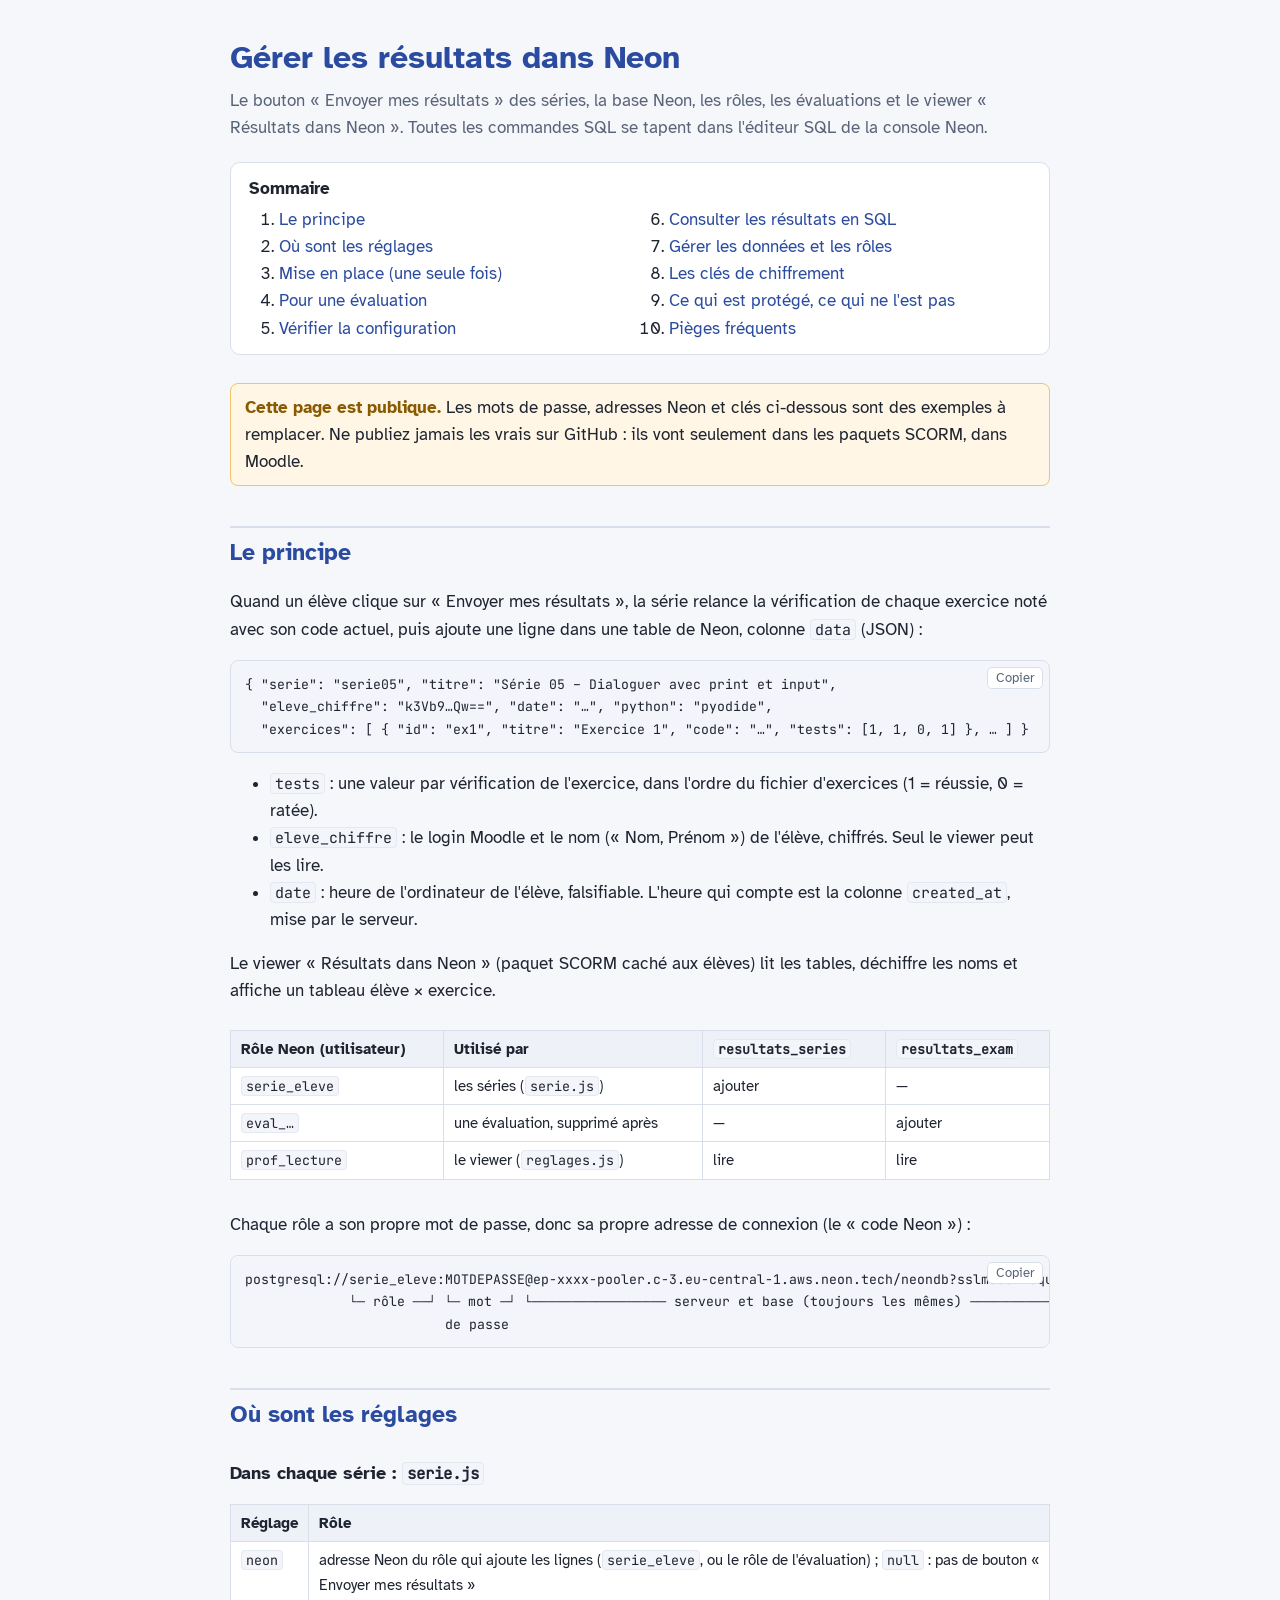
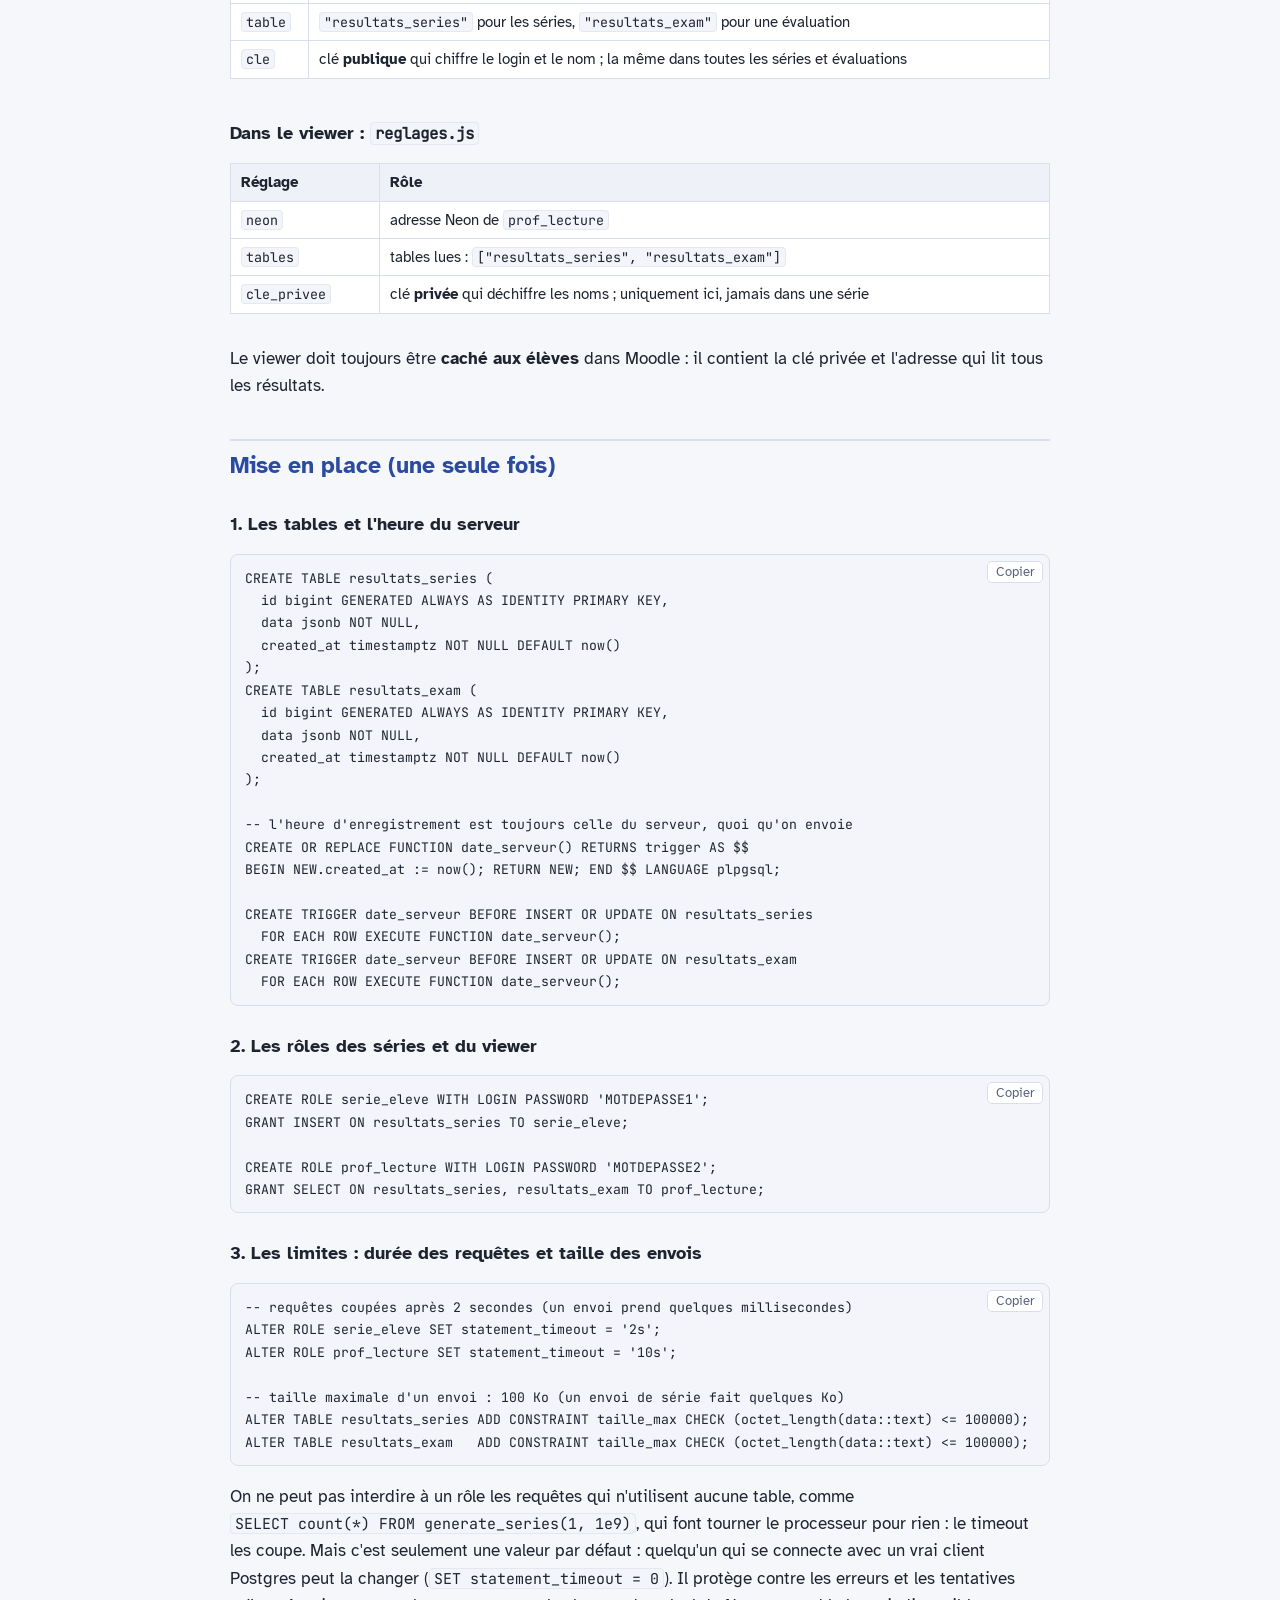
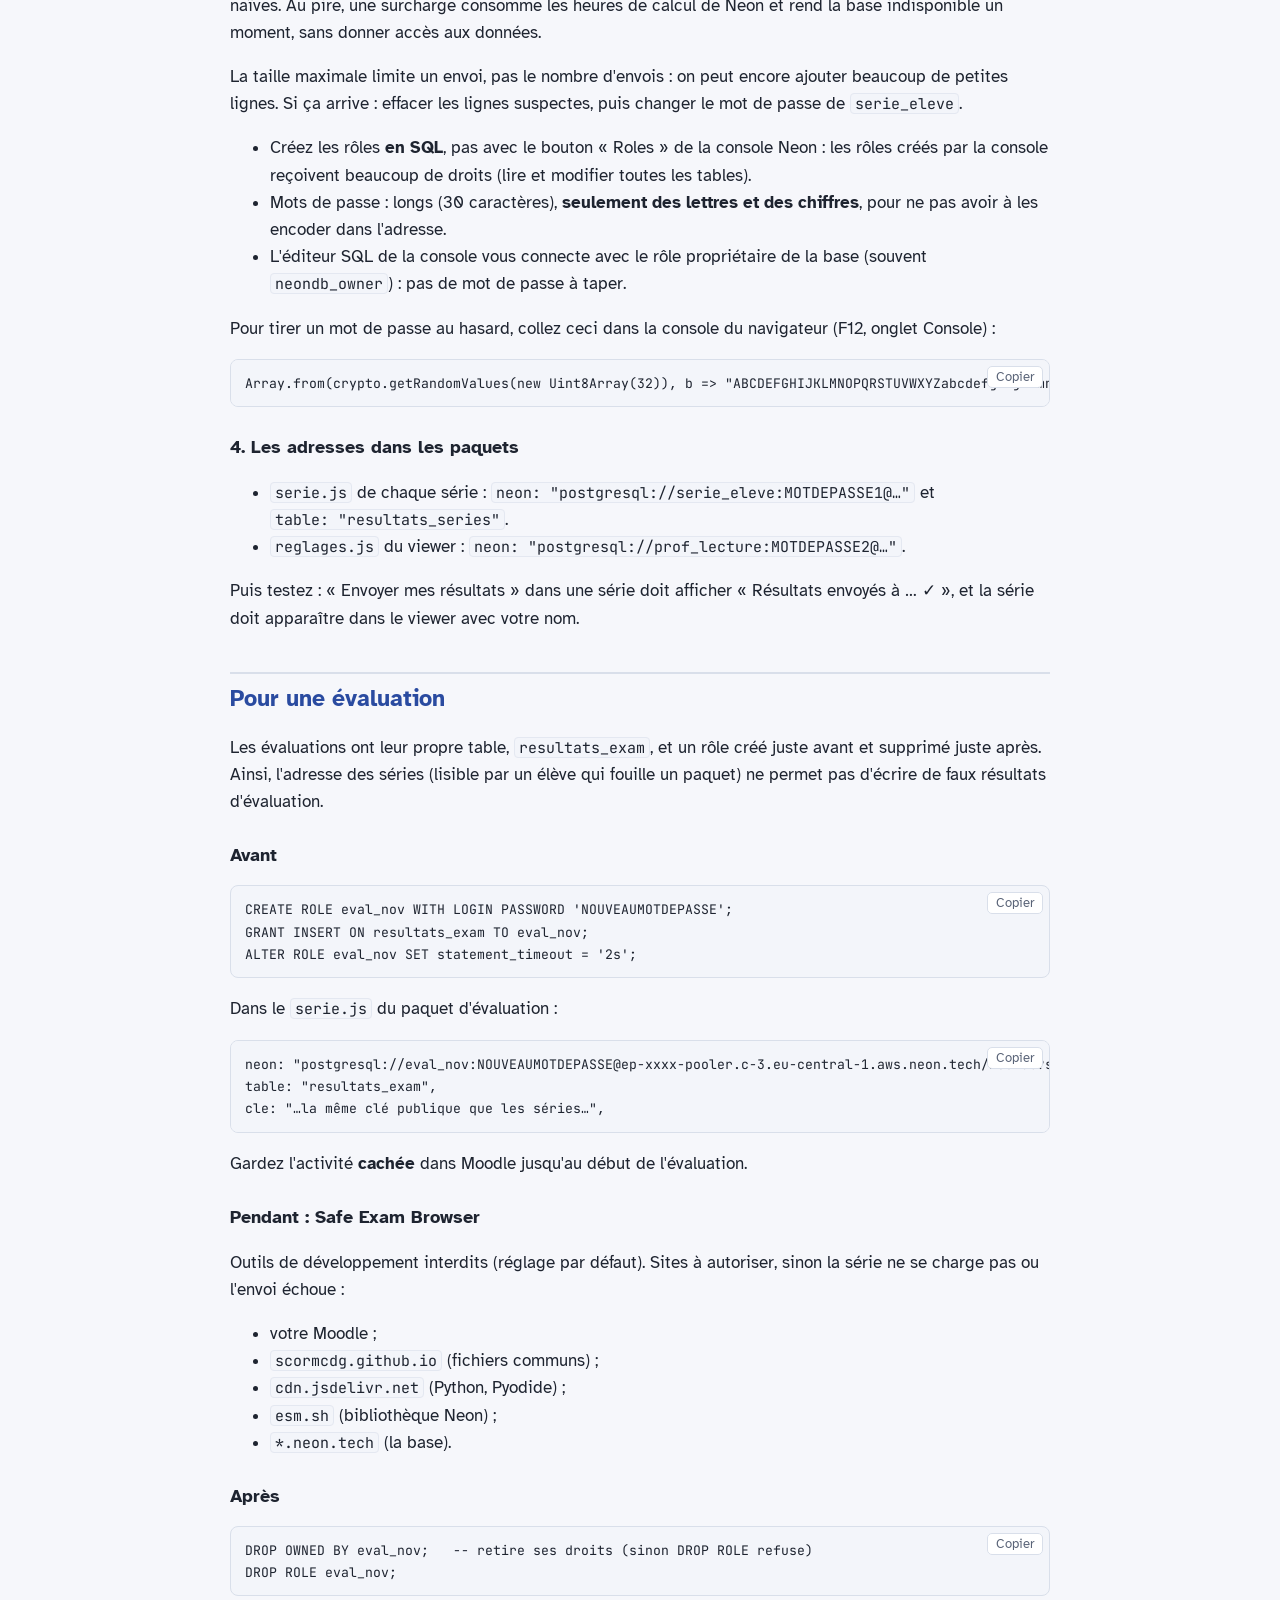
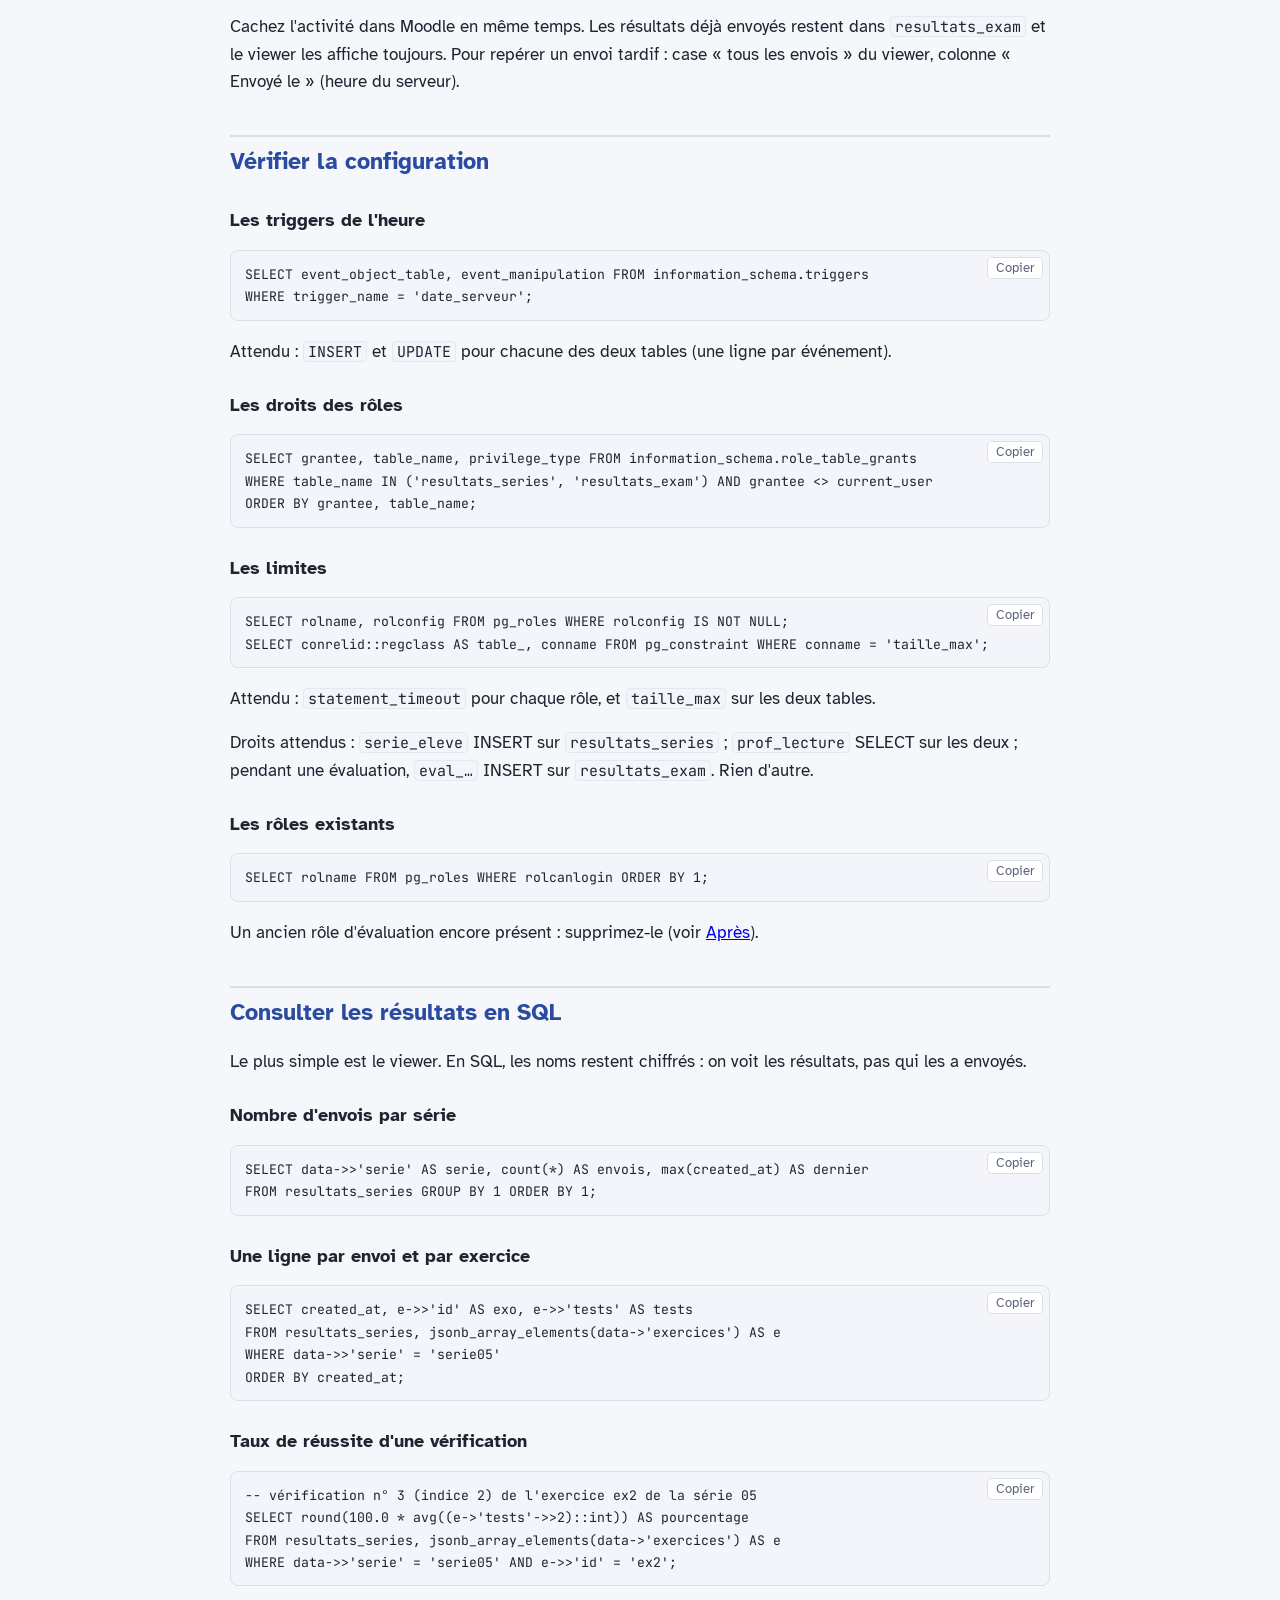
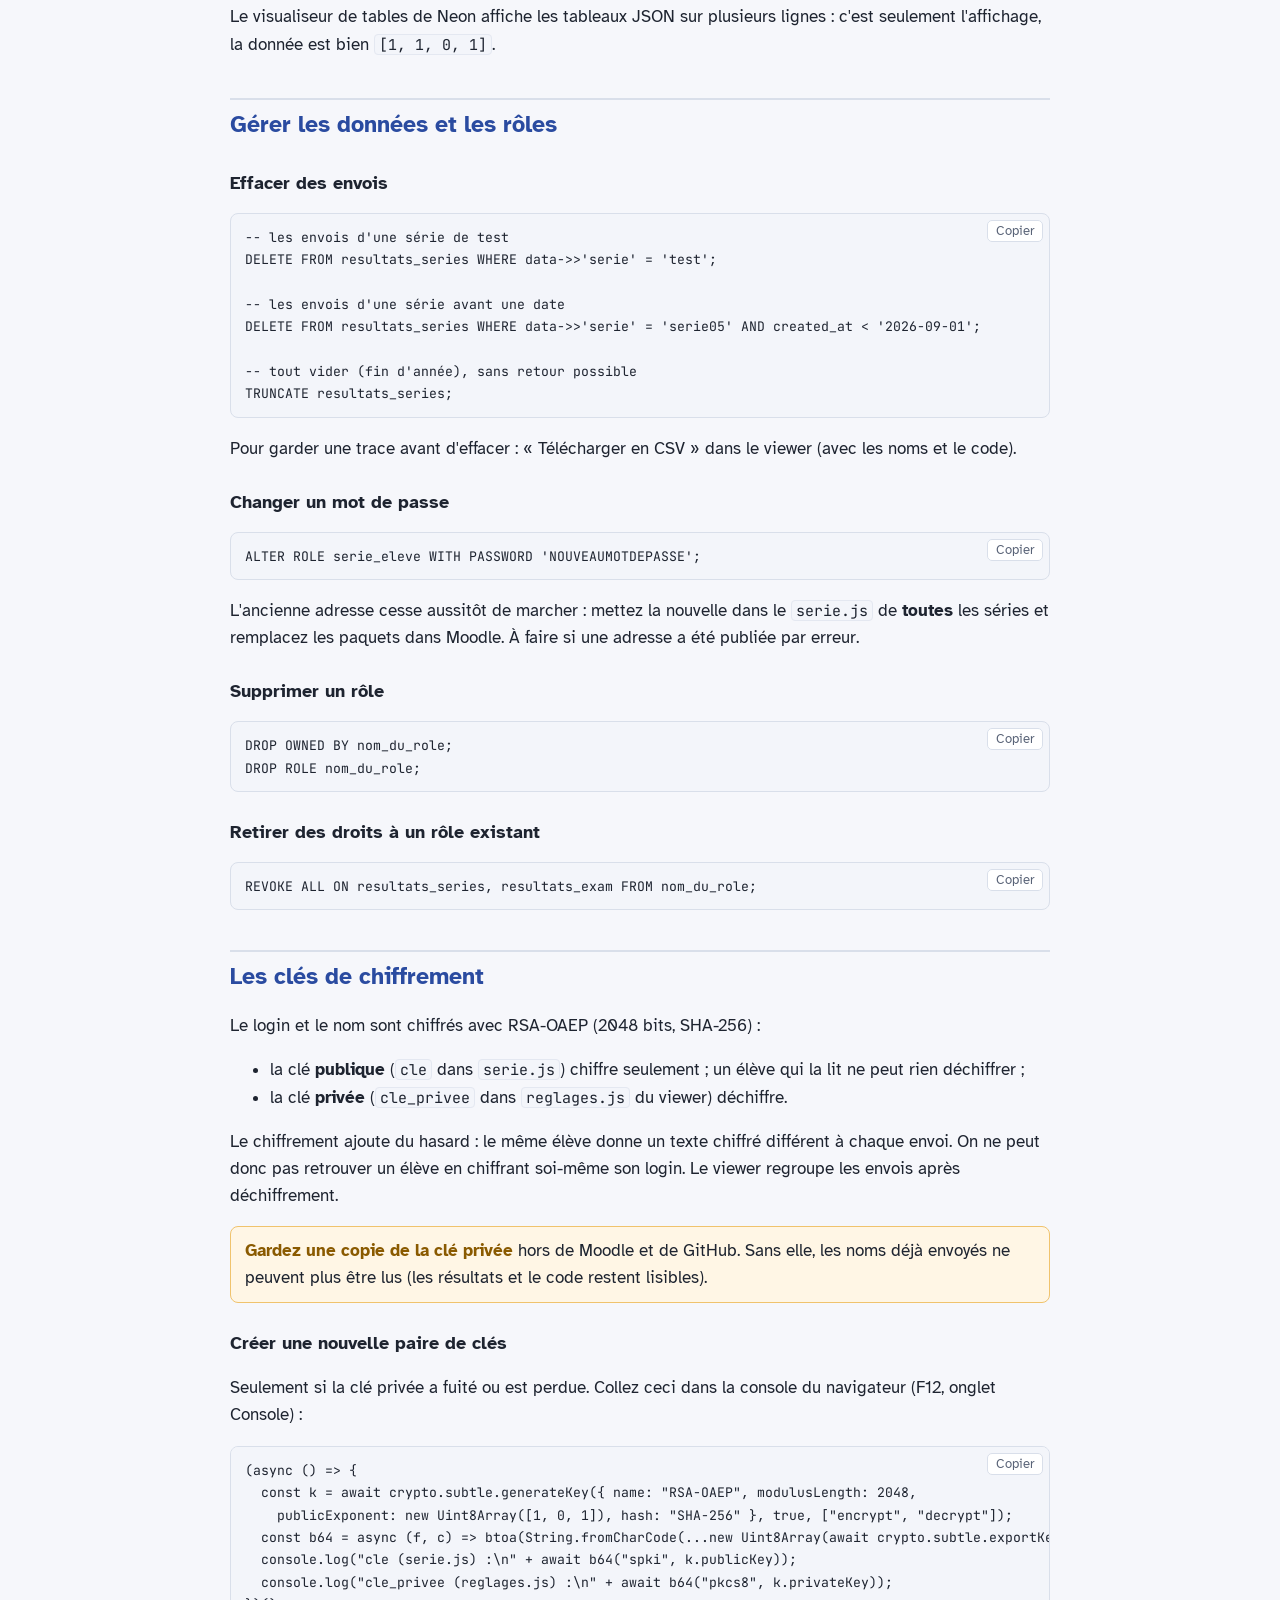
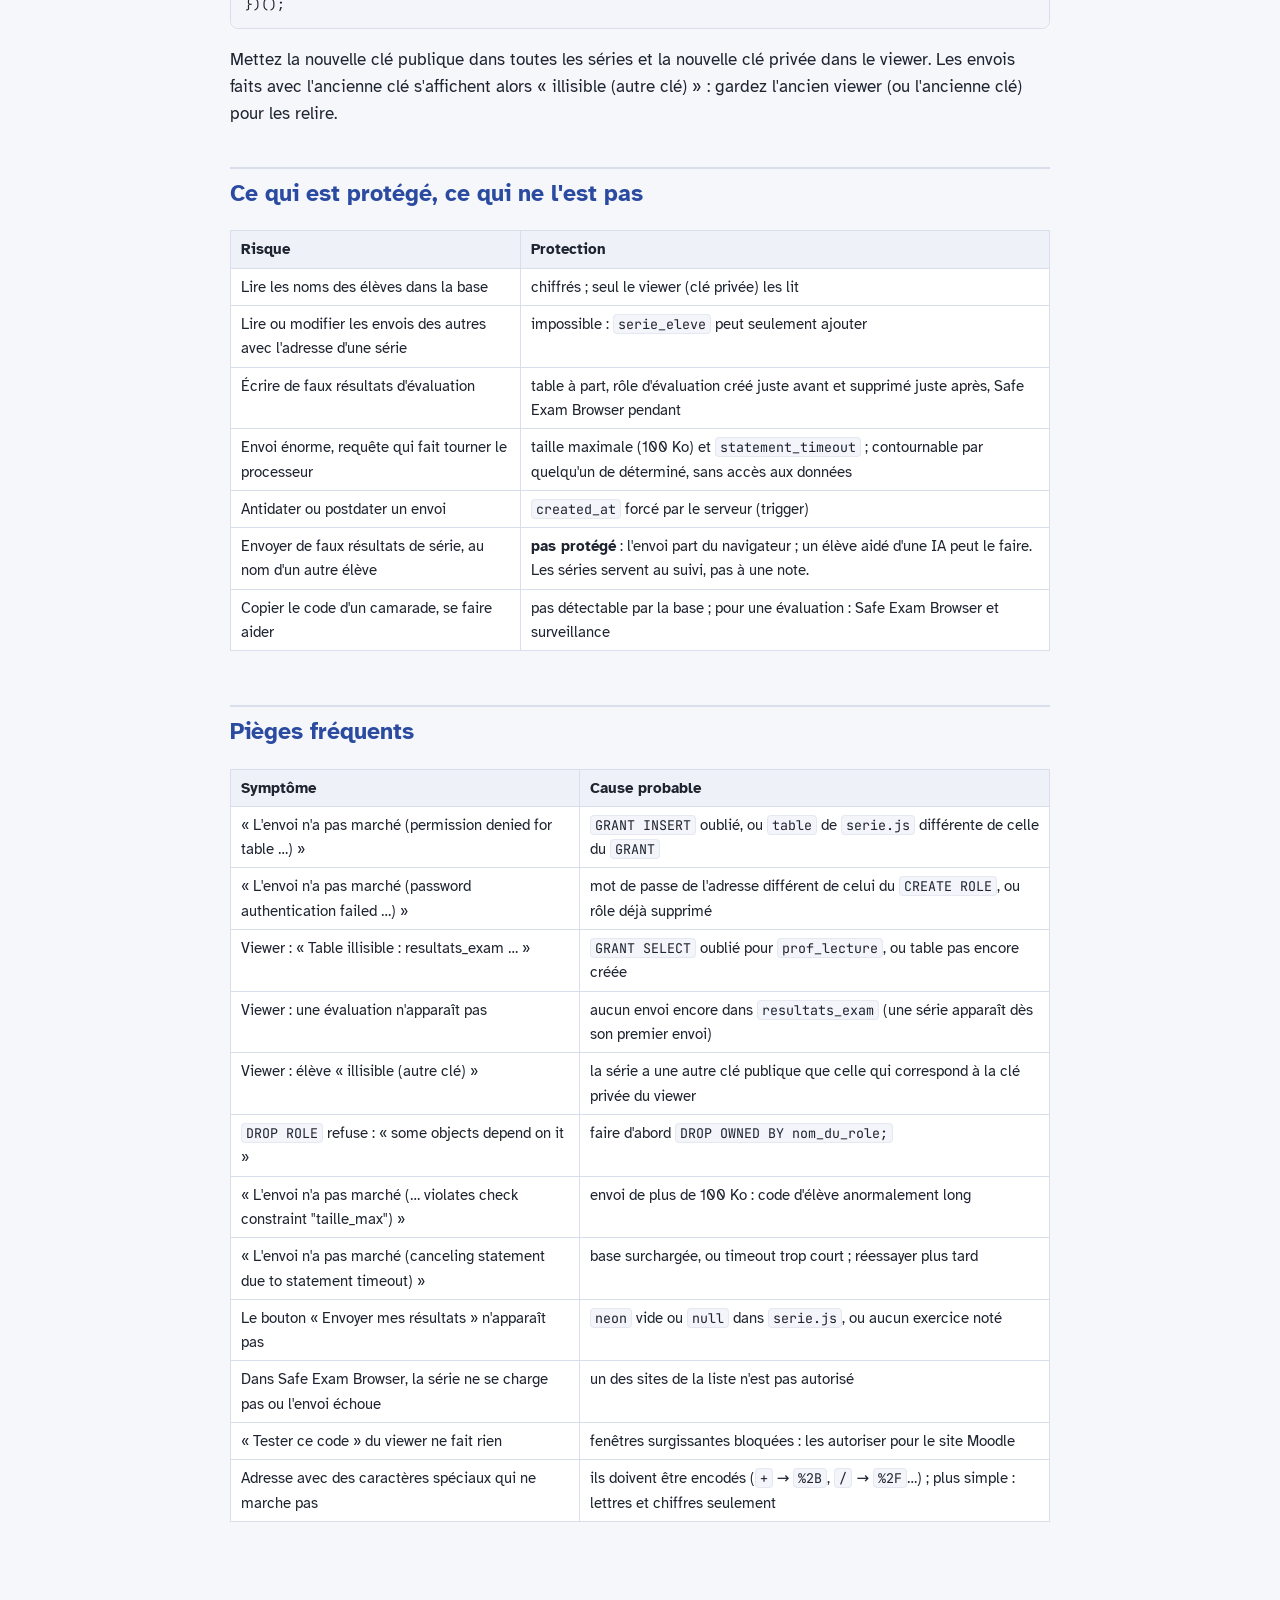
<file: tutoriels/neon.html>
<!DOCTYPE html>
<html lang="fr">
<head>
<meta charset="utf-8">
<meta name="viewport" content="width=device-width, initial-scale=1">
<title>Gérer les résultats dans Neon</title>
<style>
@font-face { font-family: "Atkinson Hyperlegible"; src: url("../script/v1/vendor/fonts/atkinson-hyperlegible-latin-400-normal.woff2") format("woff2"); font-weight: 400; font-display: swap; }
@font-face { font-family: "Atkinson Hyperlegible"; src: url("../script/v1/vendor/fonts/atkinson-hyperlegible-latin-700-normal.woff2") format("woff2"); font-weight: 700; font-display: swap; }
@font-face { font-family: "JetBrains Mono"; src: url("../script/v1/vendor/fonts/jetbrains-mono-latin-400-normal.woff2") format("woff2"); font-weight: 400; font-display: swap; }
:root { --fond: #f6f7fb; --papier: #ffffff; --texte: #1e2430; --doux: #5a6478; --bordure: #d9dfea; --accent: #2a4ba0; --code-fond: #f3f5fa; --mono: "JetBrains Mono", ui-monospace, Consolas, monospace; }
* { box-sizing: border-box; }
html { scroll-behavior: smooth; }
body { margin: 0; background: var(--fond); color: var(--texte); font: 17px/1.6 "Atkinson Hyperlegible", system-ui, sans-serif; }
main { max-width: 860px; margin: 0 auto; padding: 32px 20px 64px; }
h1 { font-size: 2rem; margin: 0 0 4px; color: var(--accent); }
.sous-titre { color: var(--doux); margin: 0 0 20px; }
nav.sommaire { background: var(--papier); border: 1px solid var(--bordure); border-radius: 10px; padding: 12px 18px; margin-bottom: 28px; }
nav.sommaire ol { margin: 4px 0 0; padding-left: 22px; columns: 2; column-gap: 28px; }
nav.sommaire a { color: var(--accent); text-decoration: none; }
nav.sommaire a:hover { text-decoration: underline; }
h2 { font-size: 1.45rem; margin: 40px 0 10px; padding-top: 6px; border-top: 2px solid var(--bordure); color: var(--accent); }
h3 { font-size: 1.12rem; margin: 26px 0 8px; }
code, pre { font-family: var(--mono); font-variant-ligatures: none; font-size: 0.88em; }
:not(pre) > code { background: var(--code-fond); border: 1px solid #e4e8f1; border-radius: 4px; padding: 0 4px; white-space: nowrap; }
pre { position: relative; background: var(--code-fond); border: 1px solid var(--bordure); border-radius: 8px; padding: 12px 14px; overflow-x: auto; line-height: 1.5; }
pre .copier { position: absolute; top: 6px; right: 6px; font: 13px "Atkinson Hyperlegible", sans-serif; background: #fff; border: 1px solid var(--bordure); border-radius: 5px; padding: 2px 8px; cursor: pointer; color: var(--doux); }
pre .copier:hover { color: var(--accent); border-color: var(--accent); }
.tableau { overflow-x: auto; }
table { border-collapse: collapse; width: 100%; background: var(--papier); font-size: 0.95rem; margin: 8px 0 14px; }
th, td { border: 1px solid var(--bordure); padding: 6px 10px; text-align: left; vertical-align: top; }
th { background: #eef1f8; }
.pastille { display: inline-block; width: 16px; height: 16px; border-radius: 4px; border: 1px solid rgba(0,0,0,.25); vertical-align: -3px; margin-left: 6px; }
.nuancier { display: flex; flex-wrap: wrap; gap: 8px; margin: 6px 0 10px; }
.nuancier span { display: inline-flex; align-items: center; gap: 6px; background: var(--papier); border: 1px solid var(--bordure); border-radius: 6px; padding: 3px 9px 3px 4px; font: 14px var(--mono); }
.nuancier i { display: inline-block; width: 22px; height: 22px; border-radius: 4px; border: 1px solid rgba(0,0,0,.25); }
footer { margin-top: 48px; color: var(--doux); font-size: 0.9rem; }
@media (max-width: 600px) { nav.sommaire ol { columns: 1; } body { font-size: 16px; } :not(pre) > code { white-space: normal; overflow-wrap: anywhere; } }
@media print { pre .copier, nav.sommaire { display: none; } body { background: #fff; } }
</style>
<style>
nav.sommaire ol { padding-left: 30px; }
.attention { background: #fff6e5; border: 1px solid #f0c36d; border-radius: 8px; padding: 10px 14px; margin: 12px 0; }
.attention strong:first-child { color: #8a5a00; }
</style>
</head>
<body>
<main>
<h1>Gérer les résultats dans Neon</h1>
<p class="sous-titre">Le bouton « Envoyer mes résultats » des séries, la base Neon, les rôles, les évaluations et le viewer « Résultats dans Neon ». Toutes les commandes SQL se tapent dans l'éditeur SQL de la console Neon.</p>
<nav class="sommaire"><strong>Sommaire</strong><ol>
<li><a href="#principe">Le principe</a></li>
<li><a href="#reglages">Où sont les réglages</a></li>
<li><a href="#installation">Mise en place (une seule fois)</a></li>
<li><a href="#evaluation">Pour une évaluation</a></li>
<li><a href="#verifier">Vérifier la configuration</a></li>
<li><a href="#sql">Consulter les résultats en SQL</a></li>
<li><a href="#gerer">Gérer les données et les rôles</a></li>
<li><a href="#cles">Les clés de chiffrement</a></li>
<li><a href="#securite">Ce qui est protégé, ce qui ne l'est pas</a></li>
<li><a href="#pieges">Pièges fréquents</a></li>
</ol></nav>

<div class="attention"><strong>Cette page est publique.</strong> Les mots de passe, adresses Neon et clés ci-dessous sont des exemples à remplacer. Ne publiez jamais les vrais sur GitHub : ils vont seulement dans les paquets SCORM, dans Moodle.</div>

<h2 id="principe">Le principe</h2>
<p>Quand un élève clique sur « Envoyer mes résultats », la série relance la vérification de chaque exercice noté avec son code actuel, puis ajoute une ligne dans une table de Neon, colonne <code>data</code> (JSON) :</p>
<pre><code>{ "serie": "serie05", "titre": "Série 05 – Dialoguer avec print et input",
  "eleve_chiffre": "k3Vb9…Qw==", "date": "…", "python": "pyodide",
  "exercices": [ { "id": "ex1", "titre": "Exercice 1", "code": "…", "tests": [1, 1, 0, 1] }, … ] }</code></pre>
<ul>
<li><code>tests</code> : une valeur par vérification de l'exercice, dans l'ordre du fichier d'exercices (1 = réussie, 0 = ratée).</li>
<li><code>eleve_chiffre</code> : le login Moodle et le nom (« Nom, Prénom ») de l'élève, chiffrés. Seul le viewer peut les lire.</li>
<li><code>date</code> : heure de l'ordinateur de l'élève, falsifiable. L'heure qui compte est la colonne <code>created_at</code>, mise par le serveur.</li>
</ul>
<p>Le viewer « Résultats dans Neon » (paquet SCORM caché aux élèves) lit les tables, déchiffre les noms et affiche un tableau élève × exercice.</p>
<table>
<thead><tr><th>Rôle Neon (utilisateur)</th><th>Utilisé par</th><th><code>resultats_series</code></th><th><code>resultats_exam</code></th></tr></thead>
<tbody>
<tr><td><code>serie_eleve</code></td><td>les séries (<code>serie.js</code>)</td><td>ajouter</td><td>—</td></tr>
<tr><td><code>eval_…</code></td><td>une évaluation, supprimé après</td><td>—</td><td>ajouter</td></tr>
<tr><td><code>prof_lecture</code></td><td>le viewer (<code>reglages.js</code>)</td><td>lire</td><td>lire</td></tr>
</tbody>
</table>
<p>Chaque rôle a son propre mot de passe, donc sa propre adresse de connexion (le « code Neon ») :</p>
<pre><code>postgresql://serie_eleve:MOTDEPASSE@ep-xxxx-pooler.c-3.eu-central-1.aws.neon.tech/neondb?sslmode=require&amp;channel_binding=require
             └─ rôle ──┘ └─ mot ─┘ └───────────────── serveur et base (toujours les mêmes) ─────────────────┘
                         de passe</code></pre>

<h2 id="reglages">Où sont les réglages</h2>
<h3>Dans chaque série : <code>serie.js</code></h3>
<table>
<thead><tr><th>Réglage</th><th>Rôle</th></tr></thead>
<tbody>
<tr><td><code>neon</code></td><td>adresse Neon du rôle qui ajoute les lignes (<code>serie_eleve</code>, ou le rôle de l'évaluation) ; <code>null</code> : pas de bouton « Envoyer mes résultats »</td></tr>
<tr><td><code>table</code></td><td><code>"resultats_series"</code> pour les séries, <code>"resultats_exam"</code> pour une évaluation</td></tr>
<tr><td><code>cle</code></td><td>clé <strong>publique</strong> qui chiffre le login et le nom ; la même dans toutes les séries et évaluations</td></tr>
</tbody>
</table>
<h3>Dans le viewer : <code>reglages.js</code></h3>
<table>
<thead><tr><th>Réglage</th><th>Rôle</th></tr></thead>
<tbody>
<tr><td><code>neon</code></td><td>adresse Neon de <code>prof_lecture</code></td></tr>
<tr><td><code>tables</code></td><td>tables lues : <code>["resultats_series", "resultats_exam"]</code></td></tr>
<tr><td><code>cle_privee</code></td><td>clé <strong>privée</strong> qui déchiffre les noms ; uniquement ici, jamais dans une série</td></tr>
</tbody>
</table>
<p>Le viewer doit toujours être <strong>caché aux élèves</strong> dans Moodle : il contient la clé privée et l'adresse qui lit tous les résultats.</p>

<h2 id="installation">Mise en place (une seule fois)</h2>
<h3>1. Les tables et l'heure du serveur</h3>
<pre><code>CREATE TABLE resultats_series (
  id bigint GENERATED ALWAYS AS IDENTITY PRIMARY KEY,
  data jsonb NOT NULL,
  created_at timestamptz NOT NULL DEFAULT now()
);
CREATE TABLE resultats_exam (
  id bigint GENERATED ALWAYS AS IDENTITY PRIMARY KEY,
  data jsonb NOT NULL,
  created_at timestamptz NOT NULL DEFAULT now()
);

-- l'heure d'enregistrement est toujours celle du serveur, quoi qu'on envoie
CREATE OR REPLACE FUNCTION date_serveur() RETURNS trigger AS $$
BEGIN NEW.created_at := now(); RETURN NEW; END $$ LANGUAGE plpgsql;

CREATE TRIGGER date_serveur BEFORE INSERT OR UPDATE ON resultats_series
  FOR EACH ROW EXECUTE FUNCTION date_serveur();
CREATE TRIGGER date_serveur BEFORE INSERT OR UPDATE ON resultats_exam
  FOR EACH ROW EXECUTE FUNCTION date_serveur();</code></pre>
<h3>2. Les rôles des séries et du viewer</h3>
<pre><code>CREATE ROLE serie_eleve WITH LOGIN PASSWORD 'MOTDEPASSE1';
GRANT INSERT ON resultats_series TO serie_eleve;

CREATE ROLE prof_lecture WITH LOGIN PASSWORD 'MOTDEPASSE2';
GRANT SELECT ON resultats_series, resultats_exam TO prof_lecture;</code></pre>
<h3>3. Les limites : durée des requêtes et taille des envois</h3>
<pre><code>-- requêtes coupées après 2 secondes (un envoi prend quelques millisecondes)
ALTER ROLE serie_eleve SET statement_timeout = '2s';
ALTER ROLE prof_lecture SET statement_timeout = '10s';

-- taille maximale d'un envoi : 100 Ko (un envoi de série fait quelques Ko)
ALTER TABLE resultats_series ADD CONSTRAINT taille_max CHECK (octet_length(data::text) &lt;= 100000);
ALTER TABLE resultats_exam   ADD CONSTRAINT taille_max CHECK (octet_length(data::text) &lt;= 100000);</code></pre>
<p>On ne peut pas interdire à un rôle les requêtes qui n'utilisent aucune table, comme <code>SELECT count(*) FROM generate_series(1, 1e9)</code>, qui font tourner le processeur pour rien : le timeout les coupe. Mais c'est seulement une valeur par défaut : quelqu'un qui se connecte avec un vrai client Postgres peut la changer (<code>SET statement_timeout = 0</code>). Il protège contre les erreurs et les tentatives naïves. Au pire, une surcharge consomme les heures de calcul de Neon et rend la base indisponible un moment, sans donner accès aux données.</p>
<p>La taille maximale limite un envoi, pas le nombre d'envois : on peut encore ajouter beaucoup de petites lignes. Si ça arrive : effacer les lignes suspectes, puis changer le mot de passe de <code>serie_eleve</code>.</p>
<ul>
<li>Créez les rôles <strong>en SQL</strong>, pas avec le bouton « Roles » de la console Neon : les rôles créés par la console reçoivent beaucoup de droits (lire et modifier toutes les tables).</li>
<li>Mots de passe : longs (30 caractères), <strong>seulement des lettres et des chiffres</strong>, pour ne pas avoir à les encoder dans l'adresse.</li>
<li>L'éditeur SQL de la console vous connecte avec le rôle propriétaire de la base (souvent <code>neondb_owner</code>) : pas de mot de passe à taper.</li>
</ul>
<p>Pour tirer un mot de passe au hasard, collez ceci dans la console du navigateur (F12, onglet Console) :</p>
<pre><code>Array.from(crypto.getRandomValues(new Uint8Array(32)), b =&gt; "ABCDEFGHIJKLMNOPQRSTUVWXYZabcdefghijklmnopqrstuvwxyz0123456789"[b % 62]).join("")</code></pre>
<h3>4. Les adresses dans les paquets</h3>
<ul>
<li><code>serie.js</code> de chaque série : <code>neon: "postgresql://serie_eleve:MOTDEPASSE1@…"</code> et <code>table: "resultats_series"</code>.</li>
<li><code>reglages.js</code> du viewer : <code>neon: "postgresql://prof_lecture:MOTDEPASSE2@…"</code>.</li>
</ul>
<p>Puis testez : « Envoyer mes résultats » dans une série doit afficher « Résultats envoyés à … ✓ », et la série doit apparaître dans le viewer avec votre nom.</p>

<h2 id="evaluation">Pour une évaluation</h2>
<p>Les évaluations ont leur propre table, <code>resultats_exam</code>, et un rôle créé juste avant et supprimé juste après. Ainsi, l'adresse des séries (lisible par un élève qui fouille un paquet) ne permet pas d'écrire de faux résultats d'évaluation.</p>
<h3>Avant</h3>
<pre><code>CREATE ROLE eval_nov WITH LOGIN PASSWORD 'NOUVEAUMOTDEPASSE';
GRANT INSERT ON resultats_exam TO eval_nov;
ALTER ROLE eval_nov SET statement_timeout = '2s';</code></pre>
<p>Dans le <code>serie.js</code> du paquet d'évaluation :</p>
<pre><code>neon: "postgresql://eval_nov:NOUVEAUMOTDEPASSE@ep-xxxx-pooler.c-3.eu-central-1.aws.neon.tech/neondb?sslmode=require&amp;channel_binding=require",
table: "resultats_exam",
cle: "…la même clé publique que les séries…",</code></pre>
<p>Gardez l'activité <strong>cachée</strong> dans Moodle jusqu'au début de l'évaluation.</p>
<h3>Pendant : Safe Exam Browser</h3>
<p>Outils de développement interdits (réglage par défaut). Sites à autoriser, sinon la série ne se charge pas ou l'envoi échoue :</p>
<ul>
<li>votre Moodle ;</li>
<li><code>scormcdg.github.io</code> (fichiers communs) ;</li>
<li><code>cdn.jsdelivr.net</code> (Python, Pyodide) ;</li>
<li><code>esm.sh</code> (bibliothèque Neon) ;</li>
<li><code>*.neon.tech</code> (la base).</li>
</ul>
<h3>Après</h3>
<pre><code>DROP OWNED BY eval_nov;   -- retire ses droits (sinon DROP ROLE refuse)
DROP ROLE eval_nov;</code></pre>
<p>Cachez l'activité dans Moodle en même temps. Les résultats déjà envoyés restent dans <code>resultats_exam</code> et le viewer les affiche toujours. Pour repérer un envoi tardif : case « tous les envois » du viewer, colonne « Envoyé le » (heure du serveur).</p>

<h2 id="verifier">Vérifier la configuration</h2>
<h3>Les triggers de l'heure</h3>
<pre><code>SELECT event_object_table, event_manipulation FROM information_schema.triggers
WHERE trigger_name = 'date_serveur';</code></pre>
<p>Attendu : <code>INSERT</code> et <code>UPDATE</code> pour chacune des deux tables (une ligne par événement).</p>
<h3>Les droits des rôles</h3>
<pre><code>SELECT grantee, table_name, privilege_type FROM information_schema.role_table_grants
WHERE table_name IN ('resultats_series', 'resultats_exam') AND grantee &lt;&gt; current_user
ORDER BY grantee, table_name;</code></pre>
<h3>Les limites</h3>
<pre><code>SELECT rolname, rolconfig FROM pg_roles WHERE rolconfig IS NOT NULL;
SELECT conrelid::regclass AS table_, conname FROM pg_constraint WHERE conname = 'taille_max';</code></pre>
<p>Attendu : <code>statement_timeout</code> pour chaque rôle, et <code>taille_max</code> sur les deux tables.</p>
<p>Droits attendus : <code>serie_eleve</code> INSERT sur <code>resultats_series</code> ; <code>prof_lecture</code> SELECT sur les deux ; pendant une évaluation, <code>eval_…</code> INSERT sur <code>resultats_exam</code>. Rien d'autre.</p>
<h3>Les rôles existants</h3>
<pre><code>SELECT rolname FROM pg_roles WHERE rolcanlogin ORDER BY 1;</code></pre>
<p>Un ancien rôle d'évaluation encore présent : supprimez-le (voir <a href="#evaluation">Après</a>).</p>

<h2 id="sql">Consulter les résultats en SQL</h2>
<p>Le plus simple est le viewer. En SQL, les noms restent chiffrés : on voit les résultats, pas qui les a envoyés.</p>
<h3>Nombre d'envois par série</h3>
<pre><code>SELECT data-&gt;&gt;'serie' AS serie, count(*) AS envois, max(created_at) AS dernier
FROM resultats_series GROUP BY 1 ORDER BY 1;</code></pre>
<h3>Une ligne par envoi et par exercice</h3>
<pre><code>SELECT created_at, e-&gt;&gt;'id' AS exo, e-&gt;&gt;'tests' AS tests
FROM resultats_series, jsonb_array_elements(data-&gt;'exercices') AS e
WHERE data-&gt;&gt;'serie' = 'serie05'
ORDER BY created_at;</code></pre>
<h3>Taux de réussite d'une vérification</h3>
<pre><code>-- vérification n° 3 (indice 2) de l'exercice ex2 de la série 05
SELECT round(100.0 * avg((e-&gt;'tests'-&gt;&gt;2)::int)) AS pourcentage
FROM resultats_series, jsonb_array_elements(data-&gt;'exercices') AS e
WHERE data-&gt;&gt;'serie' = 'serie05' AND e-&gt;&gt;'id' = 'ex2';</code></pre>
<p>Le visualiseur de tables de Neon affiche les tableaux JSON sur plusieurs lignes : c'est seulement l'affichage, la donnée est bien <code>[1, 1, 0, 1]</code>.</p>

<h2 id="gerer">Gérer les données et les rôles</h2>
<h3>Effacer des envois</h3>
<pre><code>-- les envois d'une série de test
DELETE FROM resultats_series WHERE data-&gt;&gt;'serie' = 'test';

-- les envois d'une série avant une date
DELETE FROM resultats_series WHERE data-&gt;&gt;'serie' = 'serie05' AND created_at &lt; '2026-09-01';

-- tout vider (fin d'année), sans retour possible
TRUNCATE resultats_series;</code></pre>
<p>Pour garder une trace avant d'effacer : « Télécharger en CSV » dans le viewer (avec les noms et le code).</p>
<h3>Changer un mot de passe</h3>
<pre><code>ALTER ROLE serie_eleve WITH PASSWORD 'NOUVEAUMOTDEPASSE';</code></pre>
<p>L'ancienne adresse cesse aussitôt de marcher : mettez la nouvelle dans le <code>serie.js</code> de <strong>toutes</strong> les séries et remplacez les paquets dans Moodle. À faire si une adresse a été publiée par erreur.</p>
<h3>Supprimer un rôle</h3>
<pre><code>DROP OWNED BY nom_du_role;
DROP ROLE nom_du_role;</code></pre>
<h3>Retirer des droits à un rôle existant</h3>
<pre><code>REVOKE ALL ON resultats_series, resultats_exam FROM nom_du_role;</code></pre>

<h2 id="cles">Les clés de chiffrement</h2>
<p>Le login et le nom sont chiffrés avec RSA-OAEP (2048 bits, SHA-256) :</p>
<ul>
<li>la clé <strong>publique</strong> (<code>cle</code> dans <code>serie.js</code>) chiffre seulement ; un élève qui la lit ne peut rien déchiffrer ;</li>
<li>la clé <strong>privée</strong> (<code>cle_privee</code> dans <code>reglages.js</code> du viewer) déchiffre.</li>
</ul>
<p>Le chiffrement ajoute du hasard : le même élève donne un texte chiffré différent à chaque envoi. On ne peut donc pas retrouver un élève en chiffrant soi-même son login. Le viewer regroupe les envois après déchiffrement.</p>
<div class="attention"><strong>Gardez une copie de la clé privée</strong> hors de Moodle et de GitHub. Sans elle, les noms déjà envoyés ne peuvent plus être lus (les résultats et le code restent lisibles).</div>
<h3>Créer une nouvelle paire de clés</h3>
<p>Seulement si la clé privée a fuité ou est perdue. Collez ceci dans la console du navigateur (F12, onglet Console) :</p>
<pre><code>(async () =&gt; {
  const k = await crypto.subtle.generateKey({ name: "RSA-OAEP", modulusLength: 2048,
    publicExponent: new Uint8Array([1, 0, 1]), hash: "SHA-256" }, true, ["encrypt", "decrypt"]);
  const b64 = async (f, c) =&gt; btoa(String.fromCharCode(...new Uint8Array(await crypto.subtle.exportKey(f, c))));
  console.log("cle (serie.js) :\n" + await b64("spki", k.publicKey));
  console.log("cle_privee (reglages.js) :\n" + await b64("pkcs8", k.privateKey));
})();</code></pre>
<p>Mettez la nouvelle clé publique dans toutes les séries et la nouvelle clé privée dans le viewer. Les envois faits avec l'ancienne clé s'affichent alors « illisible (autre clé) » : gardez l'ancien viewer (ou l'ancienne clé) pour les relire.</p>

<h2 id="securite">Ce qui est protégé, ce qui ne l'est pas</h2>
<table>
<thead><tr><th>Risque</th><th>Protection</th></tr></thead>
<tbody>
<tr><td>Lire les noms des élèves dans la base</td><td>chiffrés ; seul le viewer (clé privée) les lit</td></tr>
<tr><td>Lire ou modifier les envois des autres avec l'adresse d'une série</td><td>impossible : <code>serie_eleve</code> peut seulement ajouter</td></tr>
<tr><td>Écrire de faux résultats d'évaluation</td><td>table à part, rôle d'évaluation créé juste avant et supprimé juste après, Safe Exam Browser pendant</td></tr>
<tr><td>Envoi énorme, requête qui fait tourner le processeur</td><td>taille maximale (100 Ko) et <code>statement_timeout</code> ; contournable par quelqu'un de déterminé, sans accès aux données</td></tr>
<tr><td>Antidater ou postdater un envoi</td><td><code>created_at</code> forcé par le serveur (trigger)</td></tr>
<tr><td>Envoyer de faux résultats de série, au nom d'un autre élève</td><td><strong>pas protégé</strong> : l'envoi part du navigateur ; un élève aidé d'une IA peut le faire. Les séries servent au suivi, pas à une note.</td></tr>
<tr><td>Copier le code d'un camarade, se faire aider</td><td>pas détectable par la base ; pour une évaluation : Safe Exam Browser et surveillance</td></tr>
</tbody>
</table>

<h2 id="pieges">Pièges fréquents</h2>
<table>
<thead><tr><th>Symptôme</th><th>Cause probable</th></tr></thead>
<tbody>
<tr><td>« L'envoi n'a pas marché (permission denied for table …) »</td><td><code>GRANT INSERT</code> oublié, ou <code>table</code> de <code>serie.js</code> différente de celle du <code>GRANT</code></td></tr>
<tr><td>« L'envoi n'a pas marché (password authentication failed …) »</td><td>mot de passe de l'adresse différent de celui du <code>CREATE ROLE</code>, ou rôle déjà supprimé</td></tr>
<tr><td>Viewer : « Table illisible : resultats_exam … »</td><td><code>GRANT SELECT</code> oublié pour <code>prof_lecture</code>, ou table pas encore créée</td></tr>
<tr><td>Viewer : une évaluation n'apparaît pas</td><td>aucun envoi encore dans <code>resultats_exam</code> (une série apparaît dès son premier envoi)</td></tr>
<tr><td>Viewer : élève « illisible (autre clé) »</td><td>la série a une autre clé publique que celle qui correspond à la clé privée du viewer</td></tr>
<tr><td><code>DROP ROLE</code> refuse : « some objects depend on it »</td><td>faire d'abord <code>DROP OWNED BY nom_du_role;</code></td></tr>
<tr><td>« L'envoi n'a pas marché (… violates check constraint "taille_max") »</td><td>envoi de plus de 100 Ko : code d'élève anormalement long</td></tr>
<tr><td>« L'envoi n'a pas marché (canceling statement due to statement timeout) »</td><td>base surchargée, ou timeout trop court ; réessayer plus tard</td></tr>
<tr><td>Le bouton « Envoyer mes résultats » n'apparaît pas</td><td><code>neon</code> vide ou <code>null</code> dans <code>serie.js</code>, ou aucun exercice noté</td></tr>
<tr><td>Dans Safe Exam Browser, la série ne se charge pas ou l'envoi échoue</td><td>un des sites de la liste n'est pas autorisé</td></tr>
<tr><td>« Tester ce code » du viewer ne fait rien</td><td>fenêtres surgissantes bloquées : les autoriser pour le site Moodle</td></tr>
<tr><td>Adresse avec des caractères spéciaux qui ne marche pas</td><td>ils doivent être encodés (<code>+</code> → <code>%2B</code>, <code>/</code> → <code>%2F</code>…) ; plus simple : lettres et chiffres seulement</td></tr>
</tbody>
</table>
</main>
<script>
document.querySelectorAll("table").forEach(function (t) { var d = document.createElement("div"); d.className = "tableau"; t.parentNode.insertBefore(d, t); d.appendChild(t); });
document.querySelectorAll("pre").forEach(function (pre) {
  var b = document.createElement("button"); b.className = "copier"; b.type = "button"; b.textContent = "Copier";
  b.onclick = function () {
    var texte = pre.querySelector("code").innerText;
    var ok = function () { b.textContent = "Copié !"; setTimeout(function () { b.textContent = "Copier"; }, 1500); };
    if (navigator.clipboard) navigator.clipboard.writeText(texte).then(ok, function () {});
  };
  pre.appendChild(b);
});
</script>
</body>
</html>
</file>
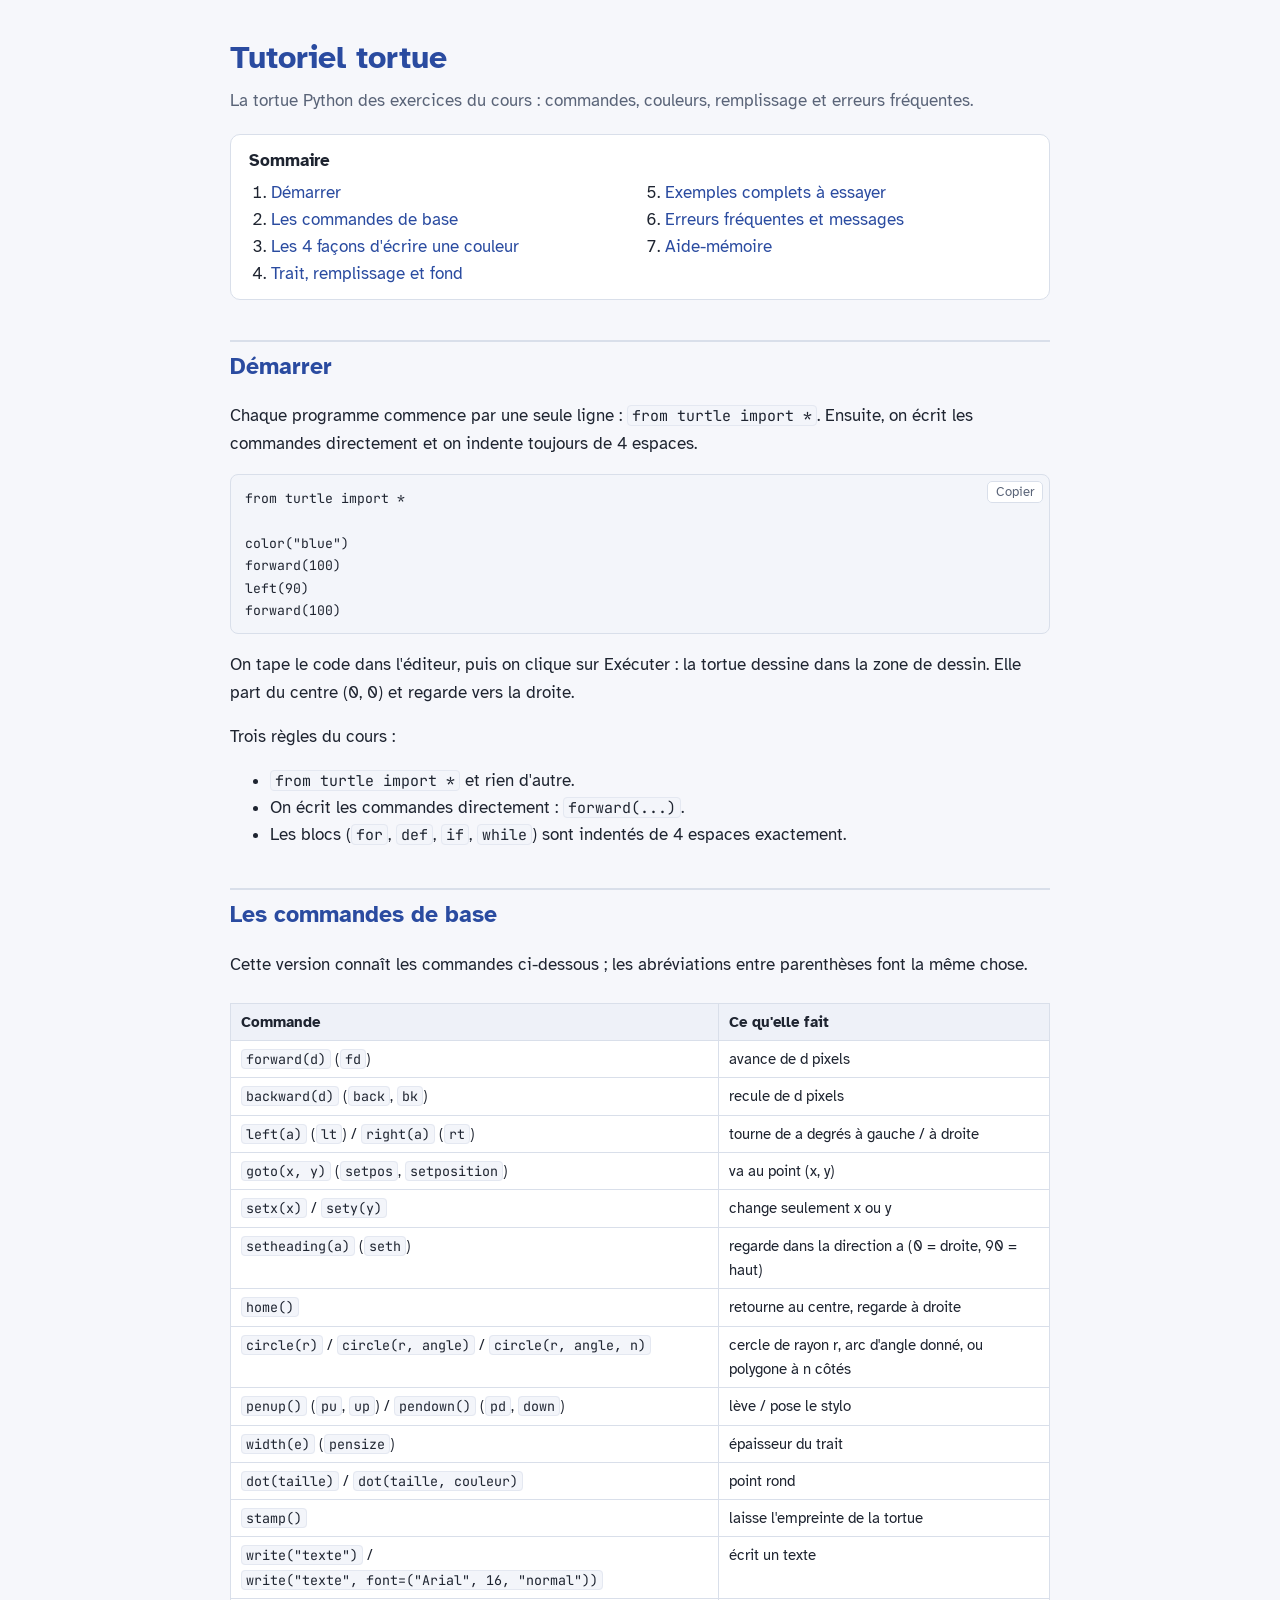
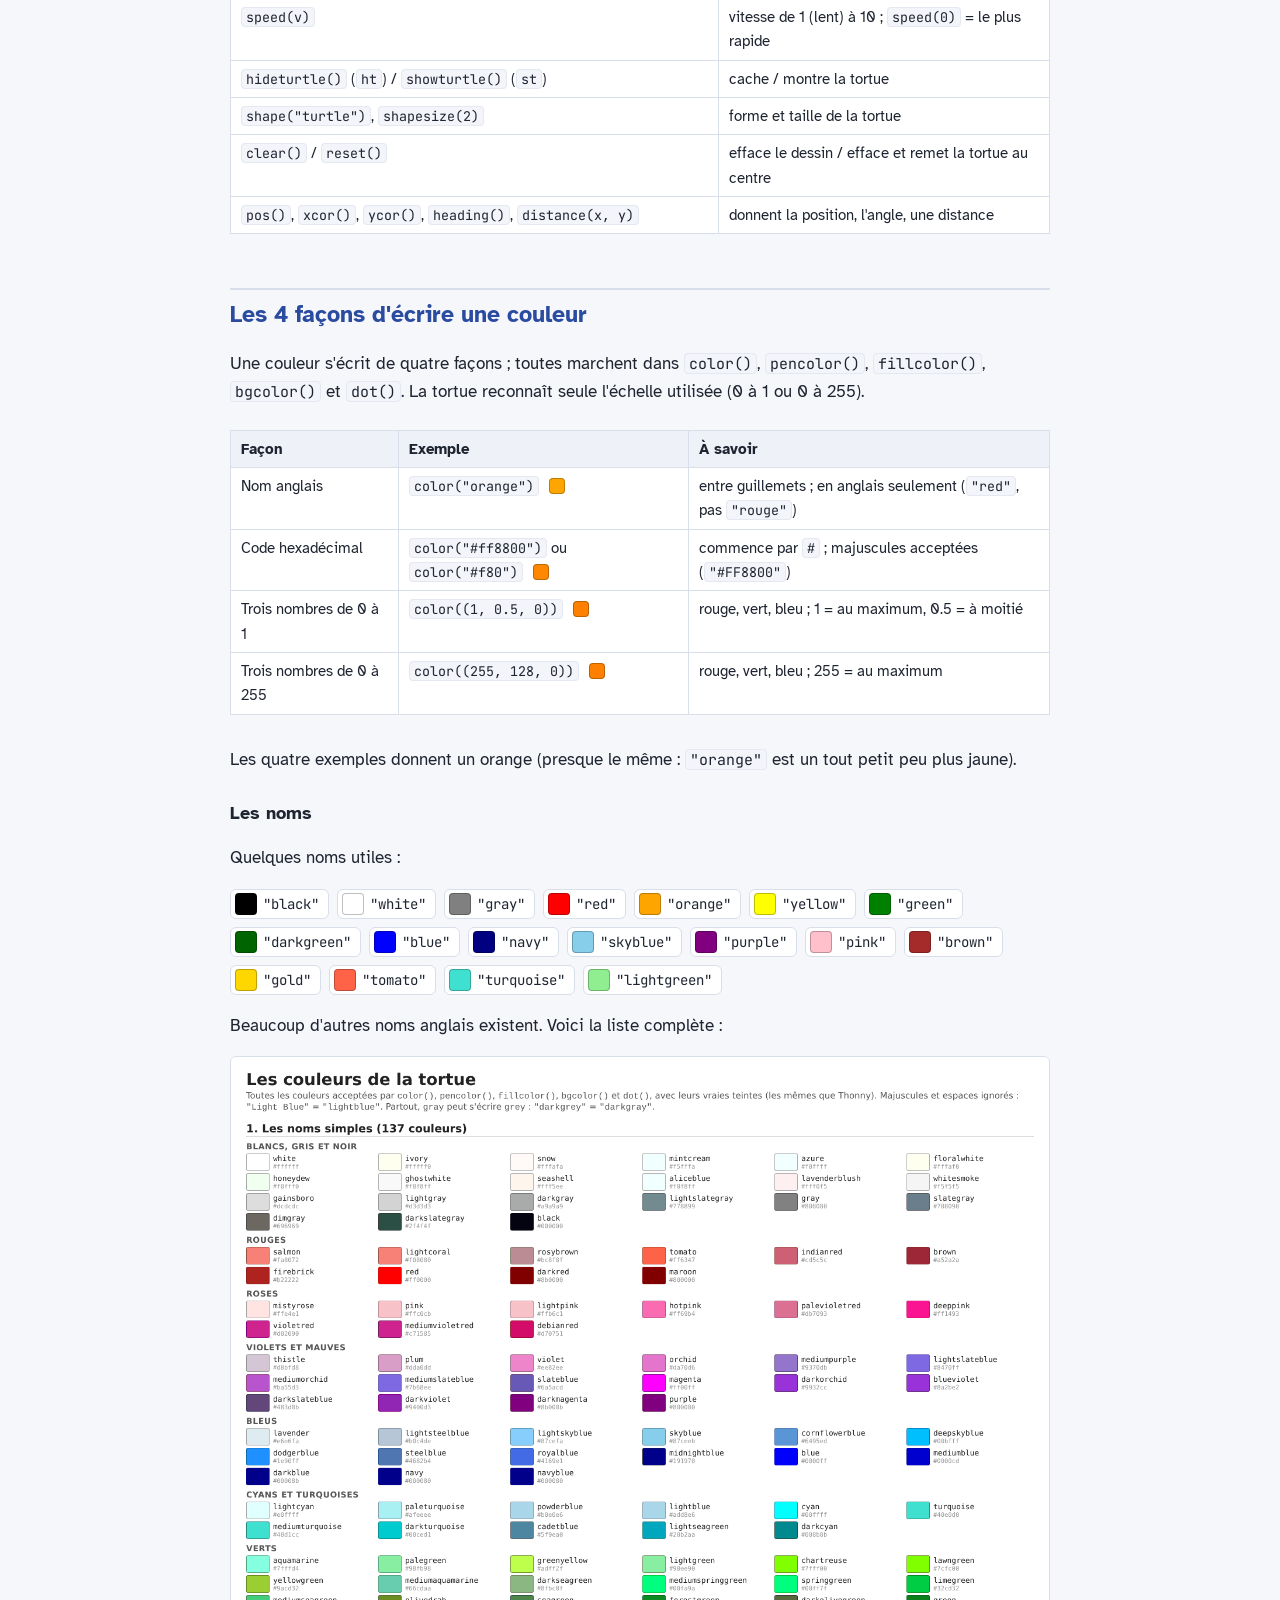
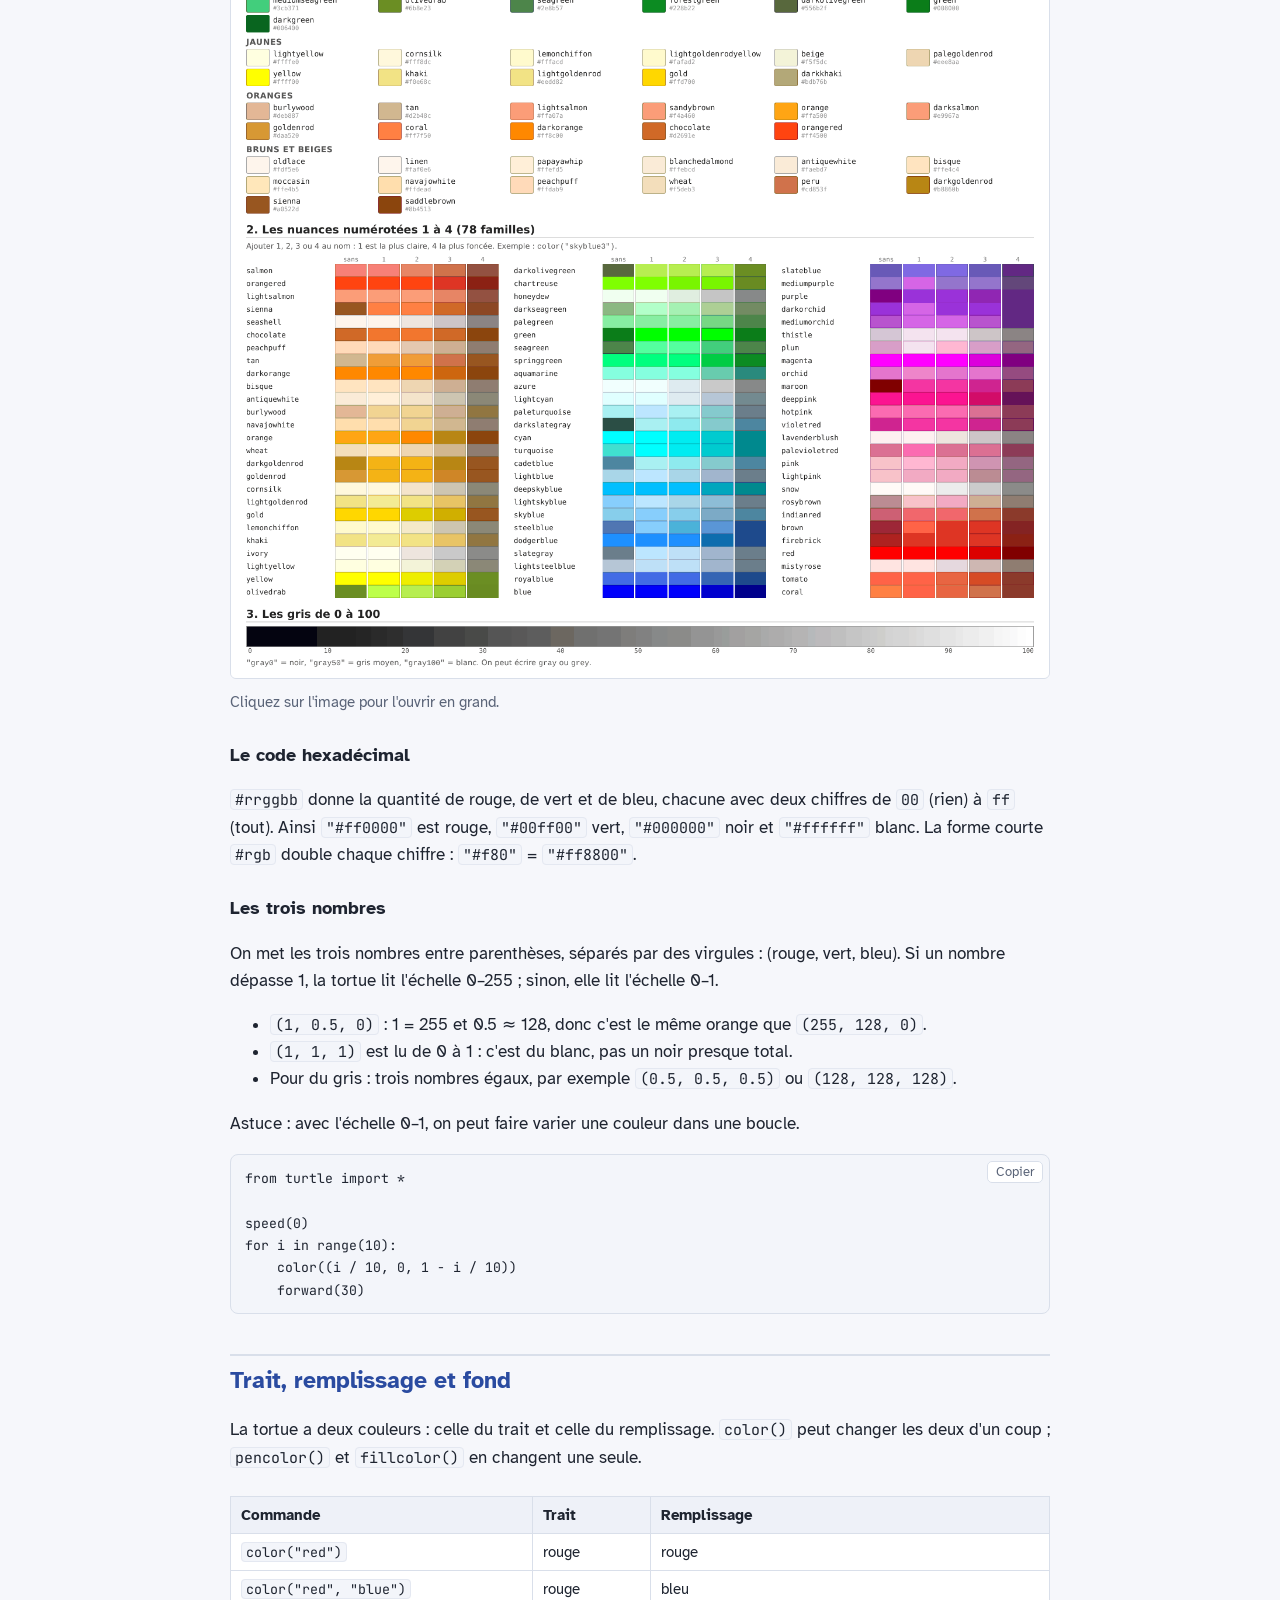
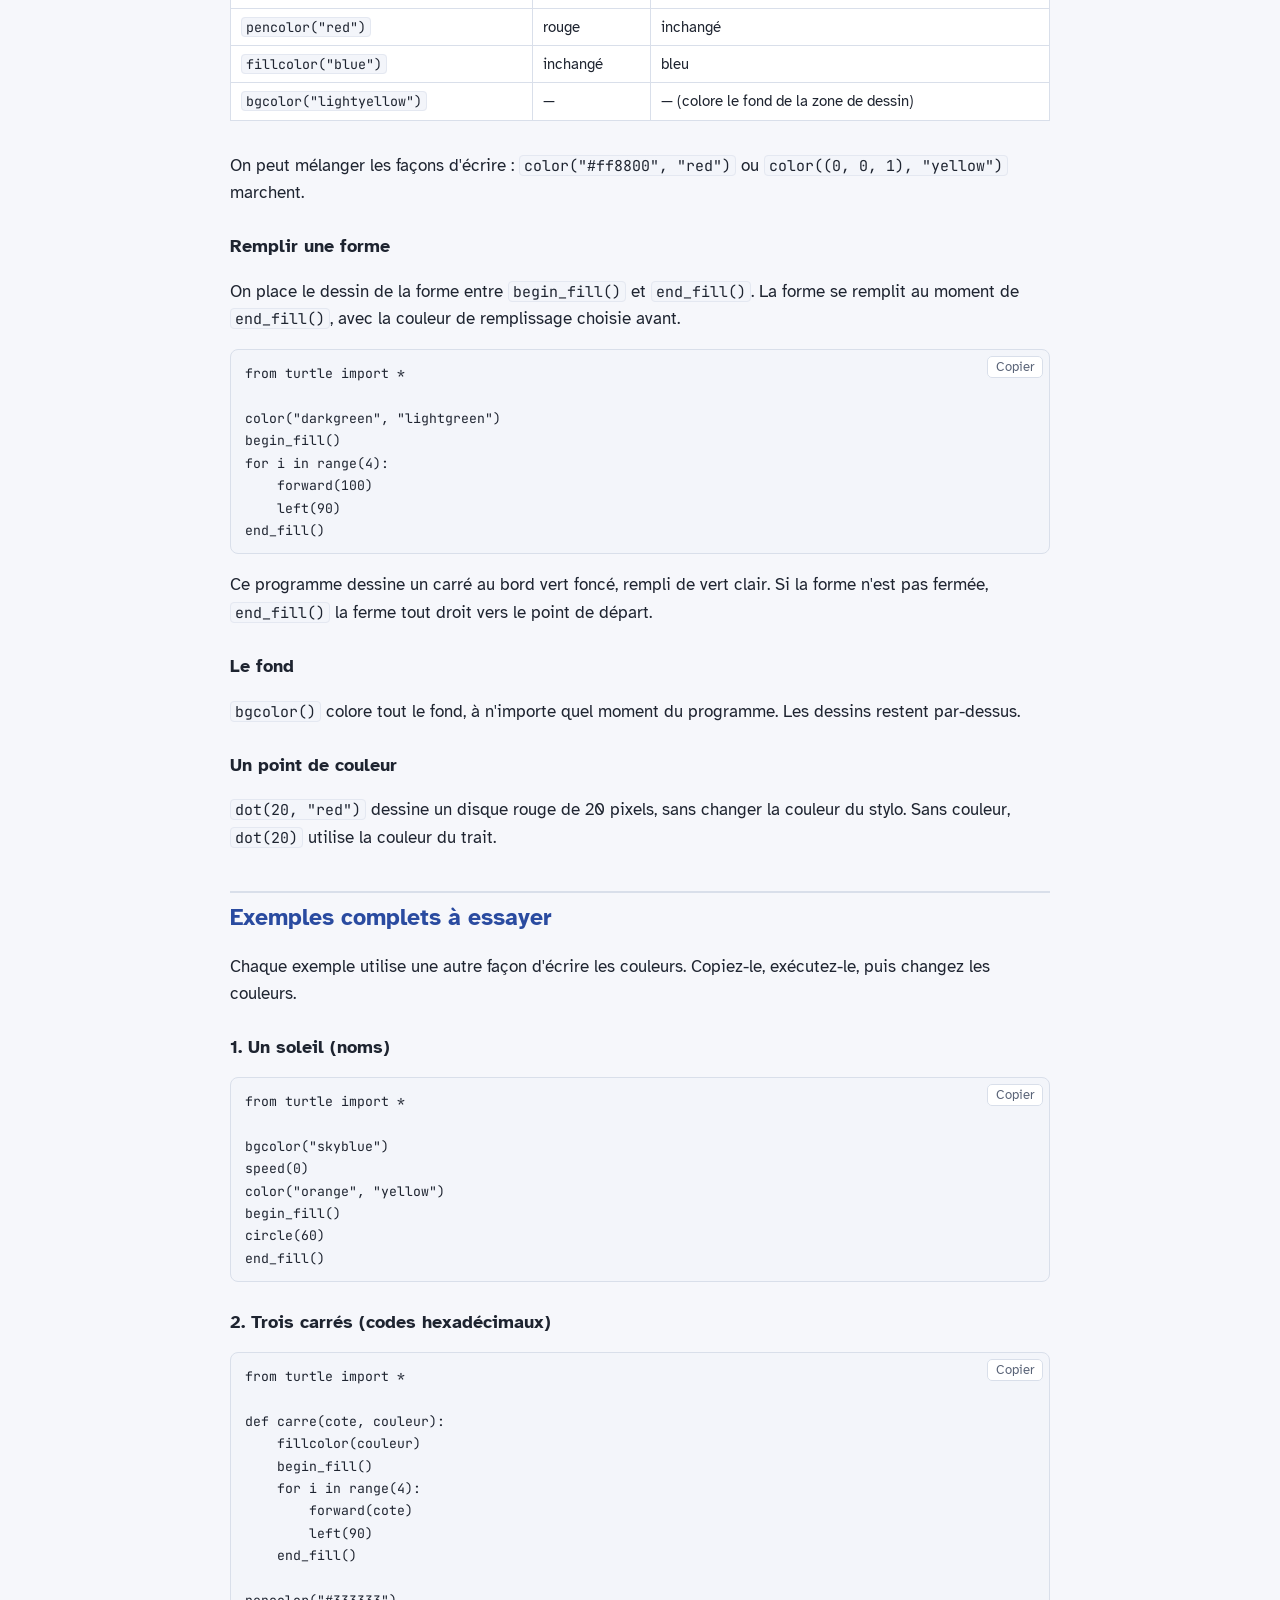
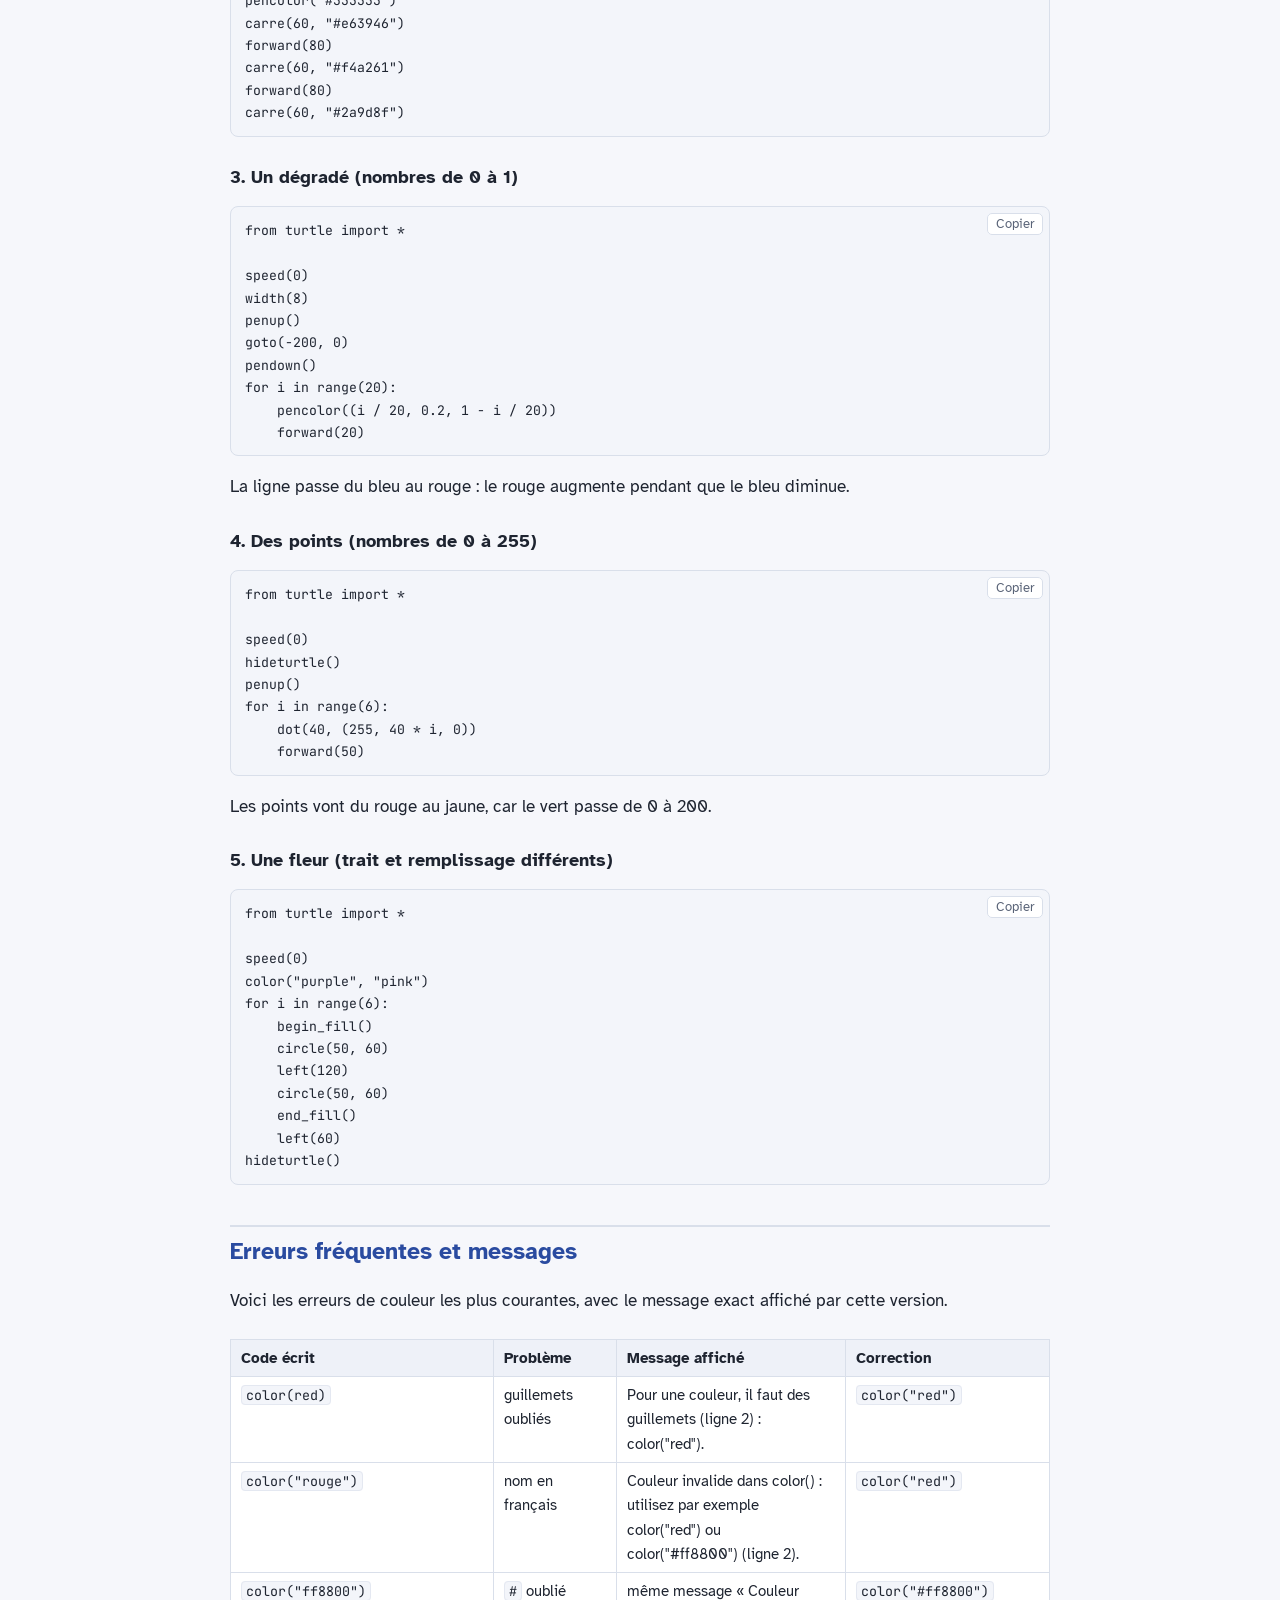
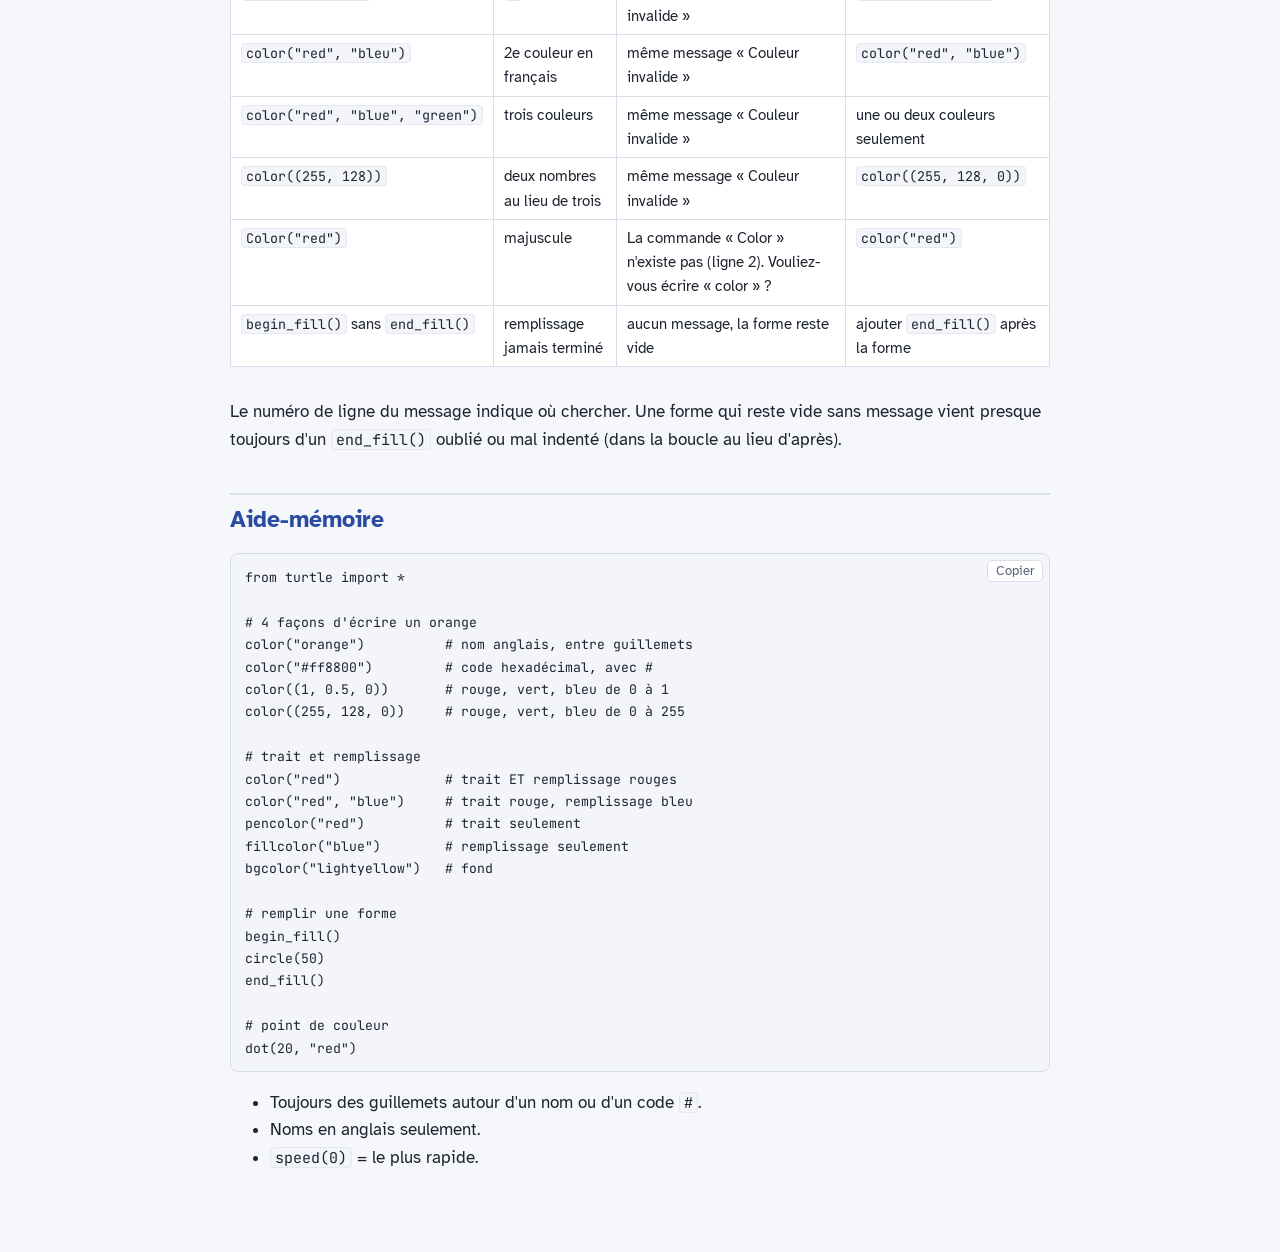
<file: tutoriels/tortue.html>
<!DOCTYPE html>
<html lang="fr">
<head>
<meta charset="utf-8">
<meta name="viewport" content="width=device-width, initial-scale=1">
<title>Tutoriel tortue</title>
<style>
@font-face { font-family: "Atkinson Hyperlegible"; src: url("../script/v1/vendor/fonts/atkinson-hyperlegible-latin-400-normal.woff2") format("woff2"); font-weight: 400; font-display: swap; }
@font-face { font-family: "Atkinson Hyperlegible"; src: url("../script/v1/vendor/fonts/atkinson-hyperlegible-latin-700-normal.woff2") format("woff2"); font-weight: 700; font-display: swap; }
@font-face { font-family: "JetBrains Mono"; src: url("../script/v1/vendor/fonts/jetbrains-mono-latin-400-normal.woff2") format("woff2"); font-weight: 400; font-display: swap; }
:root { --fond: #f6f7fb; --papier: #ffffff; --texte: #1e2430; --doux: #5a6478; --bordure: #d9dfea; --accent: #2a4ba0; --code-fond: #f3f5fa; --mono: "JetBrains Mono", ui-monospace, Consolas, monospace; }
* { box-sizing: border-box; }
html { scroll-behavior: smooth; }
body { margin: 0; background: var(--fond); color: var(--texte); font: 17px/1.6 "Atkinson Hyperlegible", system-ui, sans-serif; }
main { max-width: 860px; margin: 0 auto; padding: 32px 20px 64px; }
h1 { font-size: 2rem; margin: 0 0 4px; color: var(--accent); }
.sous-titre { color: var(--doux); margin: 0 0 20px; }
nav.sommaire { background: var(--papier); border: 1px solid var(--bordure); border-radius: 10px; padding: 12px 18px; margin-bottom: 28px; }
nav.sommaire ol { margin: 4px 0 0; padding-left: 22px; columns: 2; column-gap: 28px; }
nav.sommaire a { color: var(--accent); text-decoration: none; }
nav.sommaire a:hover { text-decoration: underline; }
h2 { font-size: 1.45rem; margin: 40px 0 10px; padding-top: 6px; border-top: 2px solid var(--bordure); color: var(--accent); }
h3 { font-size: 1.12rem; margin: 26px 0 8px; }
code, pre { font-family: var(--mono); font-variant-ligatures: none; font-size: 0.88em; }
:not(pre) > code { background: var(--code-fond); border: 1px solid #e4e8f1; border-radius: 4px; padding: 0 4px; white-space: nowrap; }
pre { position: relative; background: var(--code-fond); border: 1px solid var(--bordure); border-radius: 8px; padding: 12px 14px; overflow-x: auto; line-height: 1.5; }
pre .copier { position: absolute; top: 6px; right: 6px; font: 13px "Atkinson Hyperlegible", sans-serif; background: #fff; border: 1px solid var(--bordure); border-radius: 5px; padding: 2px 8px; cursor: pointer; color: var(--doux); }
pre .copier:hover { color: var(--accent); border-color: var(--accent); }
.tableau { overflow-x: auto; }
table { border-collapse: collapse; width: 100%; background: var(--papier); font-size: 0.95rem; margin: 8px 0 14px; }
th, td { border: 1px solid var(--bordure); padding: 6px 10px; text-align: left; vertical-align: top; }
th { background: #eef1f8; }
.pastille { display: inline-block; width: 16px; height: 16px; border-radius: 4px; border: 1px solid rgba(0,0,0,.25); vertical-align: -3px; margin-left: 6px; }
.nuancier { display: flex; flex-wrap: wrap; gap: 8px; margin: 6px 0 10px; }
.nuancier span { display: inline-flex; align-items: center; gap: 6px; background: var(--papier); border: 1px solid var(--bordure); border-radius: 6px; padding: 3px 9px 3px 4px; font: 14px var(--mono); }
.nuancier i { display: inline-block; width: 22px; height: 22px; border-radius: 4px; border: 1px solid rgba(0,0,0,.25); }
figure.couleurs { margin: 8px 0 14px; }
figure.couleurs img { max-width: 100%; height: auto; border: 1px solid var(--bordure); border-radius: 6px; background: #fff; }
figure.couleurs figcaption { color: var(--doux); font-size: 0.92rem; margin-top: 4px; }
footer { margin-top: 48px; color: var(--doux); font-size: 0.9rem; }
@media (max-width: 600px) { nav.sommaire ol { columns: 1; } body { font-size: 16px; } }
@media print { pre .copier, nav.sommaire { display: none; } body { background: #fff; } }
</style>
</head>
<body>
<main>
<h1>Tutoriel tortue</h1>
<p class="sous-titre">La tortue Python des exercices du cours : commandes, couleurs, remplissage et erreurs fréquentes.</p>
<nav class="sommaire"><strong>Sommaire</strong><ol><li><a href="#demarrer">Démarrer</a></li><li><a href="#les-commandes-de-base">Les commandes de base</a></li><li><a href="#les-4-facons-decrire-une-couleur">Les 4 façons d'écrire une couleur</a></li><li><a href="#trait-remplissage-et-fond">Trait, remplissage et fond</a></li><li><a href="#exemples-complets-a-essayer">Exemples complets à essayer</a></li><li><a href="#erreurs-frequentes-et-messages">Erreurs fréquentes et messages</a></li><li><a href="#aide-memoire">Aide-mémoire</a></li></ol></nav>
<h2 id="demarrer">Démarrer</h2>
<p>Chaque programme commence par une seule ligne : <code>from turtle import *</code>. Ensuite, on écrit les commandes directement et on indente toujours de 4 espaces.</p>
<pre><code class="language-python">from turtle import *

color(&quot;blue&quot;)
forward(100)
left(90)
forward(100)
</code></pre>
<p>On tape le code dans l'éditeur, puis on clique sur Exécuter : la tortue dessine dans la zone de dessin. Elle part du centre (0, 0) et regarde vers la droite.</p>
<p>Trois règles du cours :</p>
<ul>
<li><code>from turtle import *</code> et rien d'autre.</li>
<li>On écrit les commandes directement : <code>forward(...)</code>.</li>
<li>Les blocs (<code>for</code>, <code>def</code>, <code>if</code>, <code>while</code>) sont indentés de 4 espaces exactement.</li>
</ul>
<h2 id="les-commandes-de-base">Les commandes de base</h2>
<p>Cette version connaît les commandes ci-dessous ; les abréviations entre parenthèses font la même chose.</p>
<table>
<thead>
<tr>
<th>Commande</th>
<th>Ce qu'elle fait</th>
</tr>
</thead>
<tbody>
<tr>
<td><code>forward(d)</code> (<code>fd</code>)</td>
<td>avance de d pixels</td>
</tr>
<tr>
<td><code>backward(d)</code> (<code>back</code>, <code>bk</code>)</td>
<td>recule de d pixels</td>
</tr>
<tr>
<td><code>left(a)</code> (<code>lt</code>) / <code>right(a)</code> (<code>rt</code>)</td>
<td>tourne de a degrés à gauche / à droite</td>
</tr>
<tr>
<td><code>goto(x, y)</code> (<code>setpos</code>, <code>setposition</code>)</td>
<td>va au point (x, y)</td>
</tr>
<tr>
<td><code>setx(x)</code> / <code>sety(y)</code></td>
<td>change seulement x ou y</td>
</tr>
<tr>
<td><code>setheading(a)</code> (<code>seth</code>)</td>
<td>regarde dans la direction a (0 = droite, 90 = haut)</td>
</tr>
<tr>
<td><code>home()</code></td>
<td>retourne au centre, regarde à droite</td>
</tr>
<tr>
<td><code>circle(r)</code> / <code>circle(r, angle)</code> / <code>circle(r, angle, n)</code></td>
<td>cercle de rayon r, arc d'angle donné, ou polygone à n côtés</td>
</tr>
<tr>
<td><code>penup()</code> (<code>pu</code>, <code>up</code>) / <code>pendown()</code> (<code>pd</code>, <code>down</code>)</td>
<td>lève / pose le stylo</td>
</tr>
<tr>
<td><code>width(e)</code> (<code>pensize</code>)</td>
<td>épaisseur du trait</td>
</tr>
<tr>
<td><code>dot(taille)</code> / <code>dot(taille, couleur)</code></td>
<td>point rond</td>
</tr>
<tr>
<td><code>stamp()</code></td>
<td>laisse l'empreinte de la tortue</td>
</tr>
<tr>
<td><code>write("texte")</code> / <code>write("texte", font=("Arial", 16, "normal"))</code></td>
<td>écrit un texte</td>
</tr>
<tr>
<td><code>speed(v)</code></td>
<td>vitesse de 1 (lent) à 10 ; <code>speed(0)</code> = le plus rapide</td>
</tr>
<tr>
<td><code>hideturtle()</code> (<code>ht</code>) / <code>showturtle()</code> (<code>st</code>)</td>
<td>cache / montre la tortue</td>
</tr>
<tr>
<td><code>shape("turtle")</code>, <code>shapesize(2)</code></td>
<td>forme et taille de la tortue</td>
</tr>
<tr>
<td><code>clear()</code> / <code>reset()</code></td>
<td>efface le dessin / efface et remet la tortue au centre</td>
</tr>
<tr>
<td><code>pos()</code>, <code>xcor()</code>, <code>ycor()</code>, <code>heading()</code>, <code>distance(x, y)</code></td>
<td>donnent la position, l'angle, une distance</td>
</tr>
</tbody>
</table>
<h2 id="les-4-facons-decrire-une-couleur">Les 4 façons d'écrire une couleur</h2>
<p>Une couleur s'écrit de quatre façons ; toutes marchent dans <code>color()</code>, <code>pencolor()</code>, <code>fillcolor()</code>, <code>bgcolor()</code> et <code>dot()</code>. La tortue reconnaît seule l'échelle utilisée (0 à 1 ou 0 à 255).</p>
<table>
<thead>
<tr>
<th>Façon</th>
<th>Exemple</th>
<th>À savoir</th>
</tr>
</thead>
<tbody>
<tr>
<td>Nom anglais</td>
<td><code>color("orange")</code> <span class="pastille" style="background:#ffa500"></span></td>
<td>entre guillemets ; en anglais seulement (<code>"red"</code>, pas <code>"rouge"</code>)</td>
</tr>
<tr>
<td>Code hexadécimal</td>
<td><code>color("#ff8800")</code> ou <code>color("#f80")</code> <span class="pastille" style="background:#ff8800"></span></td>
<td>commence par <code>#</code> ; majuscules acceptées (<code>"#FF8800"</code>)</td>
</tr>
<tr>
<td>Trois nombres de 0 à 1</td>
<td><code>color((1, 0.5, 0))</code> <span class="pastille" style="background:#ff8000"></span></td>
<td>rouge, vert, bleu ; 1 = au maximum, 0.5 = à moitié</td>
</tr>
<tr>
<td>Trois nombres de 0 à 255</td>
<td><code>color((255, 128, 0))</code> <span class="pastille" style="background:#ff8000"></span></td>
<td>rouge, vert, bleu ; 255 = au maximum</td>
</tr>
</tbody>
</table>
<p>Les quatre exemples donnent un orange (presque le même : <code>"orange"</code> est un tout petit peu plus jaune).</p>
<h3 id="les-noms">Les noms</h3>
<p>Quelques noms utiles :</p>
<div class="nuancier">
<span><i style="background:#000000"></i>"black"</span>
<span><i style="background:#ffffff"></i>"white"</span>
<span><i style="background:#808080"></i>"gray"</span>
<span><i style="background:#ff0000"></i>"red"</span>
<span><i style="background:#ffa500"></i>"orange"</span>
<span><i style="background:#ffff00"></i>"yellow"</span>
<span><i style="background:#008000"></i>"green"</span>
<span><i style="background:#006400"></i>"darkgreen"</span>
<span><i style="background:#0000ff"></i>"blue"</span>
<span><i style="background:#000080"></i>"navy"</span>
<span><i style="background:#87ceeb"></i>"skyblue"</span>
<span><i style="background:#800080"></i>"purple"</span>
<span><i style="background:#ffc0cb"></i>"pink"</span>
<span><i style="background:#a52a2a"></i>"brown"</span>
<span><i style="background:#ffd700"></i>"gold"</span>
<span><i style="background:#ff6347"></i>"tomato"</span>
<span><i style="background:#40e0d0"></i>"turquoise"</span>
<span><i style="background:#90ee90"></i>"lightgreen"</span>
</div>

<p>Beaucoup d'autres noms anglais existent. Voici la liste complète :</p>
<figure class="couleurs"><a href="img/nuancier-tortue.png" target="_blank"><img src="img/nuancier-tortue.png" alt="Nuancier de toutes les couleurs de la tortue : noms simples classés par teinte, nuances numérotées 1 à 4 et gris de 0 à 100" width="1400" height="2090" loading="lazy"></a>
<figcaption>Cliquez sur l'image pour l'ouvrir en grand.</figcaption></figure>
<h3 id="le-code-hexadecimal">Le code hexadécimal</h3>
<p><code>#rrggbb</code> donne la quantité de rouge, de vert et de bleu, chacune avec deux chiffres de <code>00</code> (rien) à <code>ff</code> (tout). Ainsi <code>"#ff0000"</code> est rouge, <code>"#00ff00"</code> vert, <code>"#000000"</code> noir et <code>"#ffffff"</code> blanc. La forme courte <code>#rgb</code> double chaque chiffre : <code>"#f80"</code> = <code>"#ff8800"</code>.</p>
<h3 id="les-trois-nombres">Les trois nombres</h3>
<p>On met les trois nombres entre parenthèses, séparés par des virgules : (rouge, vert, bleu). Si un nombre dépasse 1, la tortue lit l'échelle 0–255 ; sinon, elle lit l'échelle 0–1.</p>
<ul>
<li><code>(1, 0.5, 0)</code> : 1 = 255 et 0.5 ≈ 128, donc c'est le même orange que <code>(255, 128, 0)</code>.</li>
<li><code>(1, 1, 1)</code> est lu de 0 à 1 : c'est du blanc, pas un noir presque total.</li>
<li>Pour du gris : trois nombres égaux, par exemple <code>(0.5, 0.5, 0.5)</code> ou <code>(128, 128, 128)</code>.</li>
</ul>
<p>Astuce : avec l'échelle 0–1, on peut faire varier une couleur dans une boucle.</p>
<pre><code class="language-python">from turtle import *

speed(0)
for i in range(10):
    color((i / 10, 0, 1 - i / 10))
    forward(30)
</code></pre>
<h2 id="trait-remplissage-et-fond">Trait, remplissage et fond</h2>
<p>La tortue a deux couleurs : celle du trait et celle du remplissage. <code>color()</code> peut changer les deux d'un coup ; <code>pencolor()</code> et <code>fillcolor()</code> en changent une seule.</p>
<table>
<thead>
<tr>
<th>Commande</th>
<th>Trait</th>
<th>Remplissage</th>
</tr>
</thead>
<tbody>
<tr>
<td><code>color("red")</code></td>
<td>rouge</td>
<td>rouge</td>
</tr>
<tr>
<td><code>color("red", "blue")</code></td>
<td>rouge</td>
<td>bleu</td>
</tr>
<tr>
<td><code>pencolor("red")</code></td>
<td>rouge</td>
<td>inchangé</td>
</tr>
<tr>
<td><code>fillcolor("blue")</code></td>
<td>inchangé</td>
<td>bleu</td>
</tr>
<tr>
<td><code>bgcolor("lightyellow")</code></td>
<td>—</td>
<td>— (colore le fond de la zone de dessin)</td>
</tr>
</tbody>
</table>
<p>On peut mélanger les façons d'écrire : <code>color("#ff8800", "red")</code> ou <code>color((0, 0, 1), "yellow")</code> marchent.</p>
<h3 id="remplir-une-forme">Remplir une forme</h3>
<p>On place le dessin de la forme entre <code>begin_fill()</code> et <code>end_fill()</code>. La forme se remplit au moment de <code>end_fill()</code>, avec la couleur de remplissage choisie avant.</p>
<pre><code class="language-python">from turtle import *

color(&quot;darkgreen&quot;, &quot;lightgreen&quot;)
begin_fill()
for i in range(4):
    forward(100)
    left(90)
end_fill()
</code></pre>
<p>Ce programme dessine un carré au bord vert foncé, rempli de vert clair. Si la forme n'est pas fermée, <code>end_fill()</code> la ferme tout droit vers le point de départ.</p>
<h3 id="le-fond">Le fond</h3>
<p><code>bgcolor()</code> colore tout le fond, à n'importe quel moment du programme. Les dessins restent par-dessus.</p>
<h3 id="un-point-de-couleur">Un point de couleur</h3>
<p><code>dot(20, "red")</code> dessine un disque rouge de 20 pixels, sans changer la couleur du stylo. Sans couleur, <code>dot(20)</code> utilise la couleur du trait.</p>
<h2 id="exemples-complets-a-essayer">Exemples complets à essayer</h2>
<p>Chaque exemple utilise une autre façon d'écrire les couleurs. Copiez-le, exécutez-le, puis changez les couleurs.</p>
<h3 id="1-un-soleil-noms">1. Un soleil (noms)</h3>
<pre><code class="language-python">from turtle import *

bgcolor(&quot;skyblue&quot;)
speed(0)
color(&quot;orange&quot;, &quot;yellow&quot;)
begin_fill()
circle(60)
end_fill()
</code></pre>
<h3 id="2-trois-carres-codes-hexadecimaux">2. Trois carrés (codes hexadécimaux)</h3>
<pre><code class="language-python">from turtle import *

def carre(cote, couleur):
    fillcolor(couleur)
    begin_fill()
    for i in range(4):
        forward(cote)
        left(90)
    end_fill()

pencolor(&quot;#333333&quot;)
carre(60, &quot;#e63946&quot;)
forward(80)
carre(60, &quot;#f4a261&quot;)
forward(80)
carre(60, &quot;#2a9d8f&quot;)
</code></pre>
<h3 id="3-un-degrade-nombres-de-0-a-1">3. Un dégradé (nombres de 0 à 1)</h3>
<pre><code class="language-python">from turtle import *

speed(0)
width(8)
penup()
goto(-200, 0)
pendown()
for i in range(20):
    pencolor((i / 20, 0.2, 1 - i / 20))
    forward(20)
</code></pre>
<p>La ligne passe du bleu au rouge : le rouge augmente pendant que le bleu diminue.</p>
<h3 id="4-des-points-nombres-de-0-a-255">4. Des points (nombres de 0 à 255)</h3>
<pre><code class="language-python">from turtle import *

speed(0)
hideturtle()
penup()
for i in range(6):
    dot(40, (255, 40 * i, 0))
    forward(50)
</code></pre>
<p>Les points vont du rouge au jaune, car le vert passe de 0 à 200.</p>
<h3 id="5-une-fleur-trait-et-remplissage-differents">5. Une fleur (trait et remplissage différents)</h3>
<pre><code class="language-python">from turtle import *

speed(0)
color(&quot;purple&quot;, &quot;pink&quot;)
for i in range(6):
    begin_fill()
    circle(50, 60)
    left(120)
    circle(50, 60)
    end_fill()
    left(60)
hideturtle()
</code></pre>
<h2 id="erreurs-frequentes-et-messages">Erreurs fréquentes et messages</h2>
<p>Voici les erreurs de couleur les plus courantes, avec le message exact affiché par cette version.</p>
<table>
<thead>
<tr>
<th>Code écrit</th>
<th>Problème</th>
<th>Message affiché</th>
<th>Correction</th>
</tr>
</thead>
<tbody>
<tr>
<td><code>color(red)</code></td>
<td>guillemets oubliés</td>
<td>Pour une couleur, il faut des guillemets (ligne 2) : color("red").</td>
<td><code>color("red")</code></td>
</tr>
<tr>
<td><code>color("rouge")</code></td>
<td>nom en français</td>
<td>Couleur invalide dans color() : utilisez par exemple color("red") ou color("#ff8800") (ligne 2).</td>
<td><code>color("red")</code></td>
</tr>
<tr>
<td><code>color("ff8800")</code></td>
<td><code>#</code> oublié</td>
<td>même message « Couleur invalide »</td>
<td><code>color("#ff8800")</code></td>
</tr>
<tr>
<td><code>color("red", "bleu")</code></td>
<td>2e couleur en français</td>
<td>même message « Couleur invalide »</td>
<td><code>color("red", "blue")</code></td>
</tr>
<tr>
<td><code>color("red", "blue", "green")</code></td>
<td>trois couleurs</td>
<td>même message « Couleur invalide »</td>
<td>une ou deux couleurs seulement</td>
</tr>
<tr>
<td><code>color((255, 128))</code></td>
<td>deux nombres au lieu de trois</td>
<td>même message « Couleur invalide »</td>
<td><code>color((255, 128, 0))</code></td>
</tr>
<tr>
<td><code>Color("red")</code></td>
<td>majuscule</td>
<td>La commande « Color » n'existe pas (ligne 2). Vouliez-vous écrire « color » ?</td>
<td><code>color("red")</code></td>
</tr>
<tr>
<td><code>begin_fill()</code> sans <code>end_fill()</code></td>
<td>remplissage jamais terminé</td>
<td>aucun message, la forme reste vide</td>
<td>ajouter <code>end_fill()</code> après la forme</td>
</tr>
</tbody>
</table>
<p>Le numéro de ligne du message indique où chercher. Une forme qui reste vide sans message vient presque toujours d'un <code>end_fill()</code> oublié ou mal indenté (dans la boucle au lieu d'après).</p>
<h2 id="aide-memoire">Aide-mémoire</h2>
<pre><code class="language-python">from turtle import *

# 4 façons d'écrire un orange
color(&quot;orange&quot;)          # nom anglais, entre guillemets
color(&quot;#ff8800&quot;)         # code hexadécimal, avec #
color((1, 0.5, 0))       # rouge, vert, bleu de 0 à 1
color((255, 128, 0))     # rouge, vert, bleu de 0 à 255

# trait et remplissage
color(&quot;red&quot;)             # trait ET remplissage rouges
color(&quot;red&quot;, &quot;blue&quot;)     # trait rouge, remplissage bleu
pencolor(&quot;red&quot;)          # trait seulement
fillcolor(&quot;blue&quot;)        # remplissage seulement
bgcolor(&quot;lightyellow&quot;)   # fond

# remplir une forme
begin_fill()
circle(50)
end_fill()

# point de couleur
dot(20, &quot;red&quot;)
</code></pre>
<ul>
<li>Toujours des guillemets autour d'un nom ou d'un code <code>#</code>.</li>
<li>Noms en anglais seulement.</li>
<li><code>speed(0)</code> = le plus rapide.</li>
</ul>
</main>
<script>
document.querySelectorAll("table").forEach(function (t) { var d = document.createElement("div"); d.className = "tableau"; t.parentNode.insertBefore(d, t); d.appendChild(t); });
document.querySelectorAll("pre").forEach(function (pre) {
  var b = document.createElement("button"); b.className = "copier"; b.type = "button"; b.textContent = "Copier";
  b.onclick = function () {
    var texte = pre.querySelector("code").innerText;
    var ok = function () { b.textContent = "Copié !"; setTimeout(function () { b.textContent = "Copier"; }, 1500); };
    if (navigator.clipboard) navigator.clipboard.writeText(texte).then(ok, function () {});
  };
  pre.appendChild(b);
});
</script>
</body>
</html>
</file>
